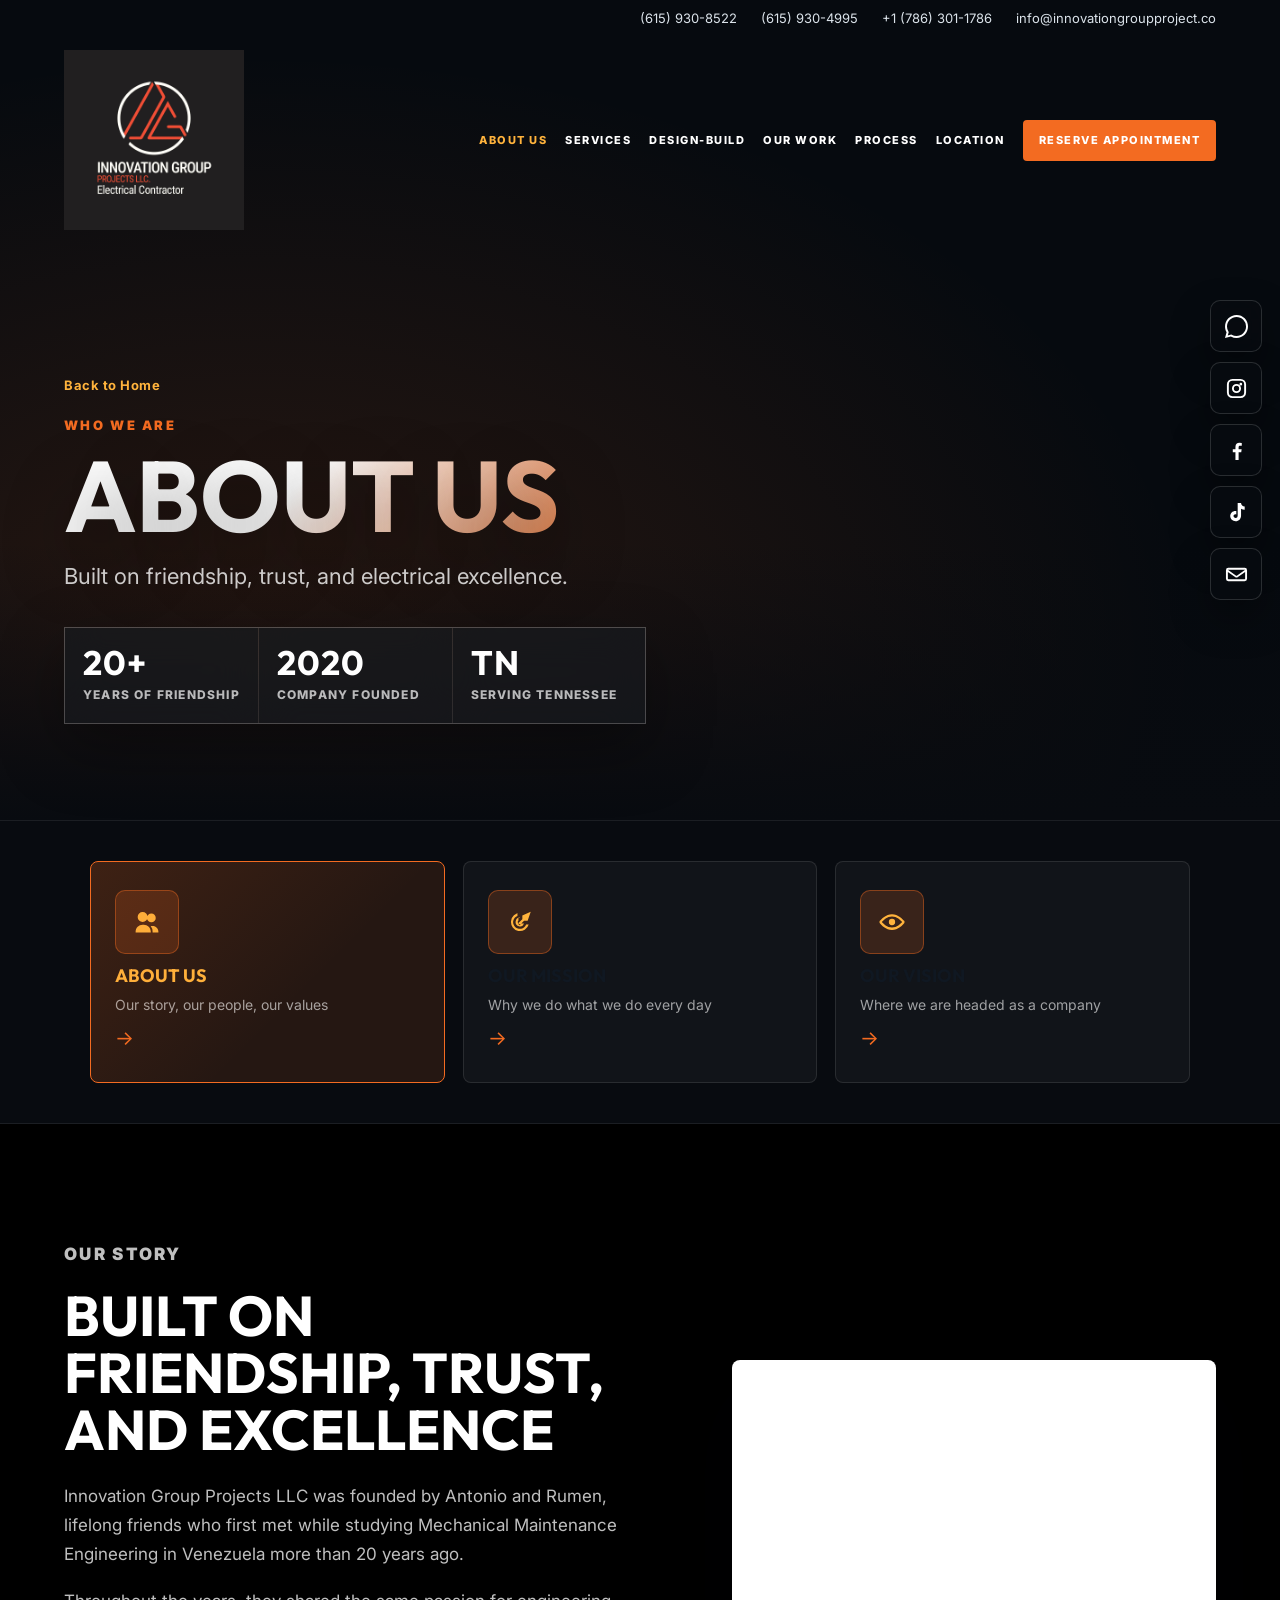
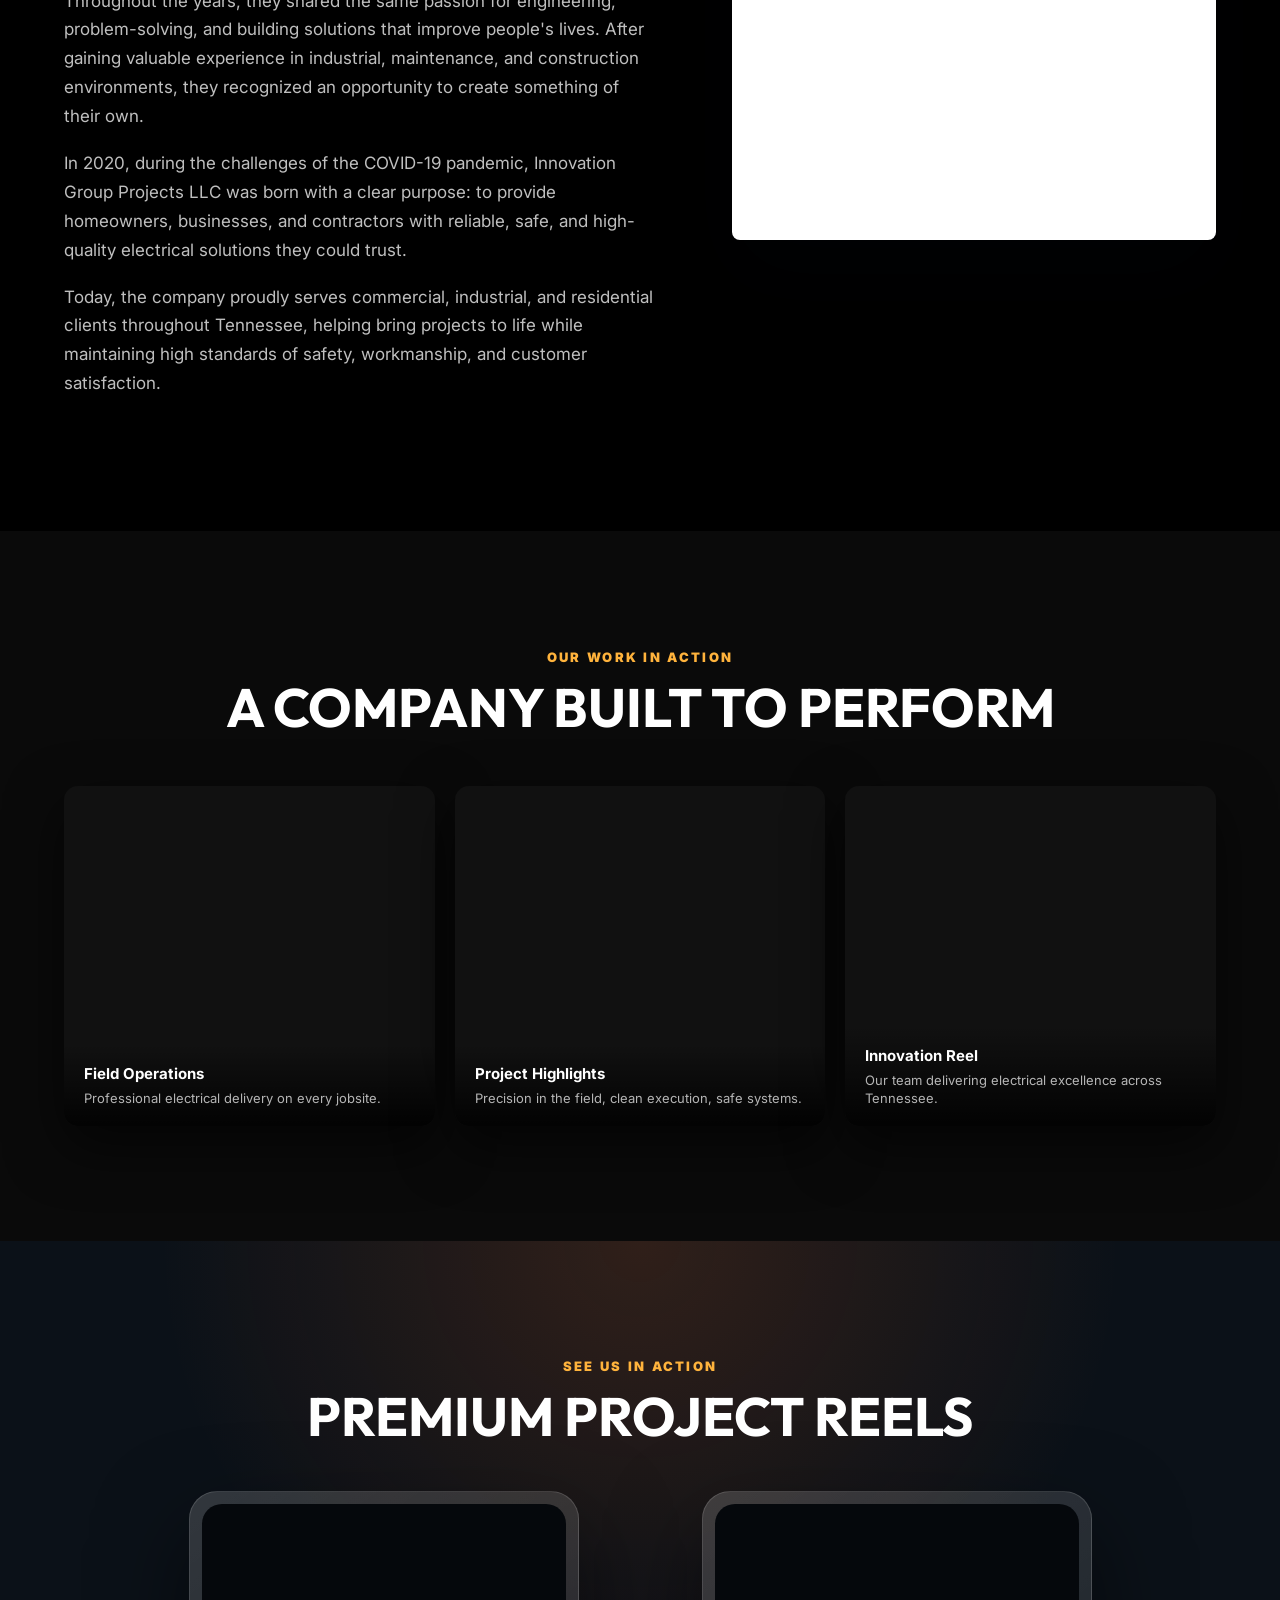
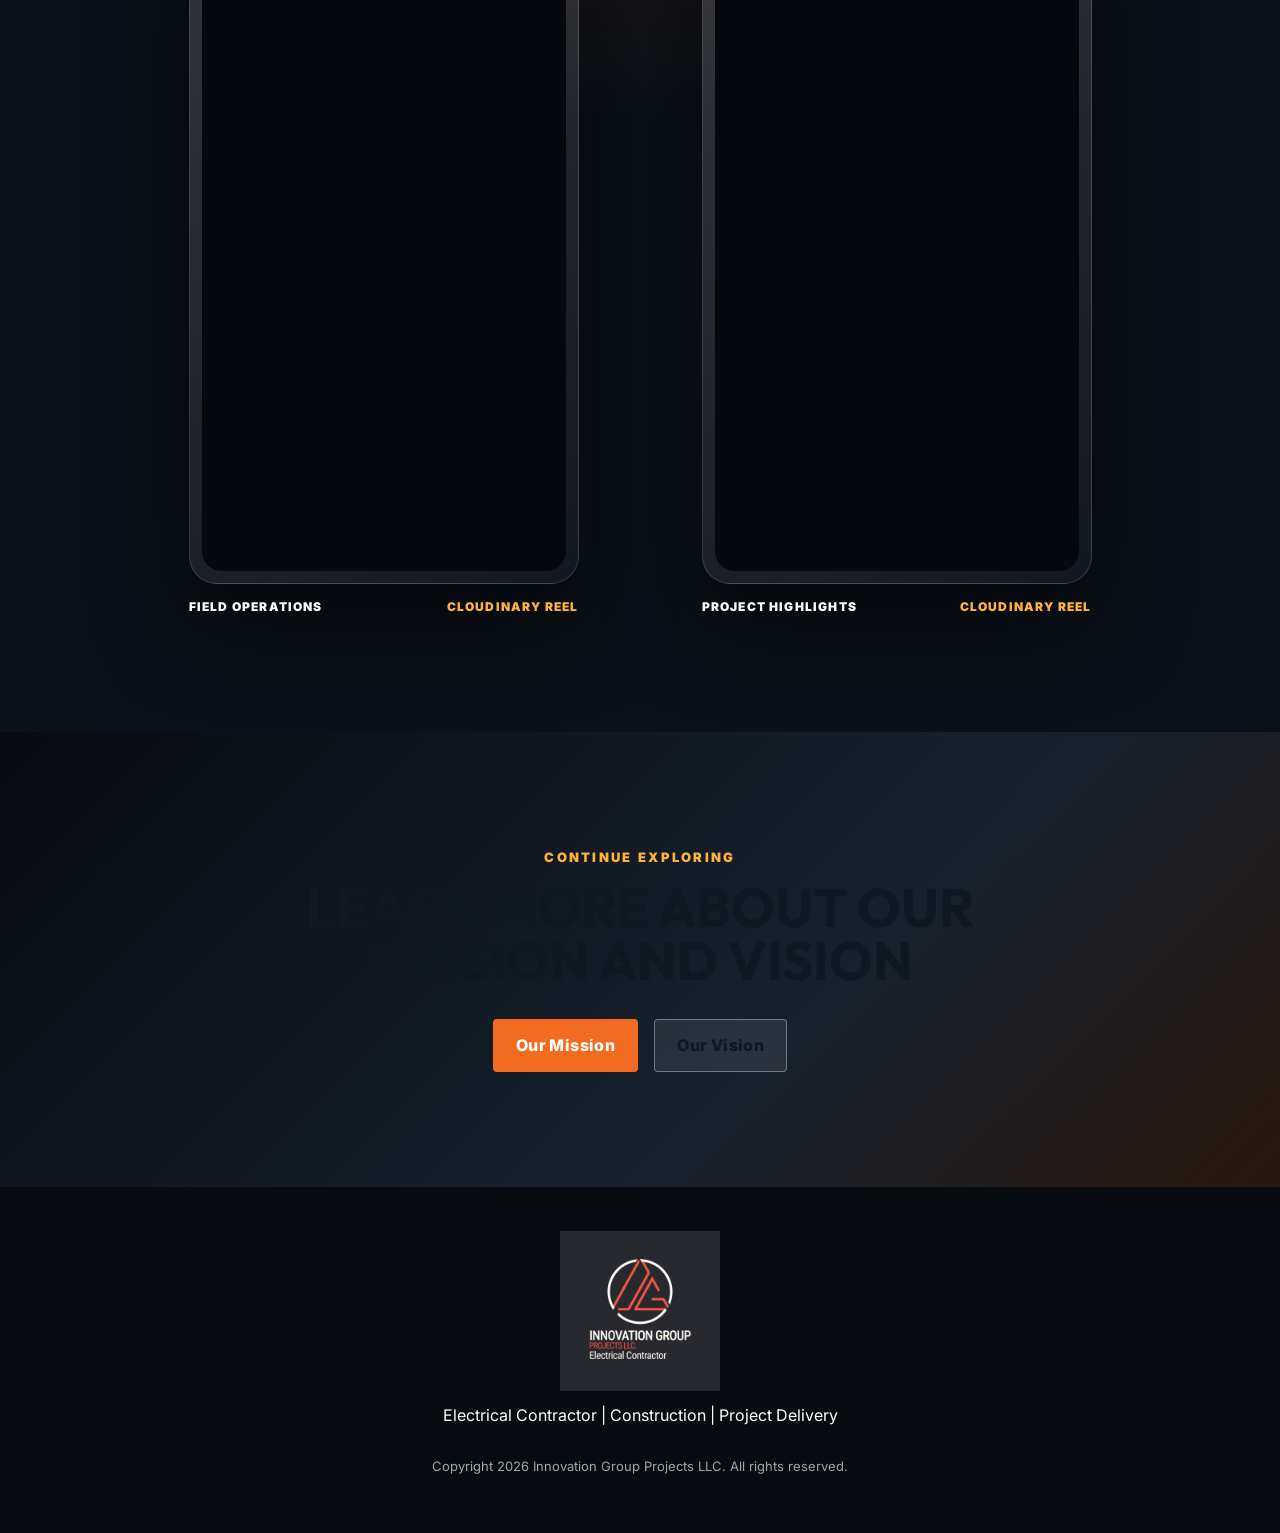
<file: about.html>
<!DOCTYPE html>
<html lang="en">
<head>
  <meta charset="UTF-8">
  <meta name="viewport" content="width=device-width, initial-scale=1">
  <title>About Us | Innovation Group Projects LLC</title>
  <meta name="description" content="Learn about Innovation Group Projects LLC, founded by Antonio and Rumen and built on friendship, trust, and electrical excellence in Tennessee.">
  <link rel="icon" href="innovation-logo.svg" type="image/svg+xml">
  <link rel="stylesheet" href="styles.css">
  <link rel="stylesheet" href="about-styles.css">
  <link rel="stylesheet" href="premium-about.css">
  <link rel="preconnect" href="https://fonts.googleapis.com">
  <link href="https://fonts.googleapis.com/css2?family=Inter:wght@300;400;600;700;900&family=Outfit:wght@400;600;700;900&display=swap" rel="stylesheet">
</head>
<body class="detail-page dark-page">
<header class="site-header" data-header=""><div class="topline"><a href="tel:6159308522">(615) 930-8522</a><a href="tel:6159304995">(615) 930-4995</a><a href="tel:17863011786">+1 (786) 301-1786</a><a href="mailto:info@innovationgroupproject.co">info@innovationgroupproject.co</a></div><nav class="nav" aria-label="Primary navigation"><a class="brand" href="index.html" aria-label="Innovation Group Projects home"><img class="nav-logo" src="innovation-logo-new.jpg" alt="Innovation Group Projects LLC" onerror="this.src='innovation-logo.svg'"></a><button class="menu-toggle" type="button" aria-label="Open navigation" aria-expanded="false" data-menu-toggle=""><span></span><span></span><span></span></button><div class="nav-links" data-nav-links=""><a href="about.html">About Us</a><a href="index.html#services">Services</a><a href="index.html#build">Design-Build</a><a href="index.html#work">Our Work</a><a href="index.html#process">Process</a><a href="index.html#location">Location</a><a href="index.html#contact" class="nav-cta">Reserve Appointment</a></div></nav></header>
<main><section class="detail-hero about-hero has-video"><div class="about-hero-video-wrap"><video src="video2.mp4" autoplay muted loop playsinline aria-hidden="true"></video></div><div class="detail-hero-overlay"></div><div class="detail-hero-content"><a href="index.html" class="back-link">Back to Home</a><p class="eyebrow">Who We Are</p><h1>About Us</h1><p class="detail-hero-sub">Built on friendship, trust, and electrical excellence.</p><div class="premium-hero-stats"><span><strong>20+</strong>Years of friendship</span><span><strong>2020</strong>Company founded</span><span><strong>TN</strong>Serving Tennessee</span></div></div></section><section class="about-cards-section"><div class="about-cards-wrapper">
<a href="about.html" class="about-card active-card"><div class="about-card-icon"><svg class="aic-svg" viewBox="0 0 24 24" aria-hidden="true"><path d="M8.25 12a4.25 4.25 0 1 1 0-8.5 4.25 4.25 0 0 1 0 8.5Zm7.5.25a3.75 3.75 0 1 1 0-7.5 3.75 3.75 0 0 1 0 7.5ZM2.25 21v-.7c0-3.35 2.72-6.05 6.08-6.05h.84c3.36 0 6.08 2.7 6.08 6.05v.7h-13Zm14.55 0v-.7a7.82 7.82 0 0 0-1.63-4.78 5.36 5.36 0 0 1 1.12-.12h.62c2.68 0 4.84 2.16 4.84 4.82V21H16.8Z"/></svg></div><h3>About Us</h3><p>Our story, our people, our values</p><span class="card-arrow">&#8594;</span></a>
<a href="mission.html" class="about-card"><div class="about-card-icon"><svg class="aic-svg" viewBox="0 0 24 24" aria-hidden="true"><path d="M21.2 3.2 18.55 11h-3.1l-3.82 3.82-1.45-1.45L14 9.55v-3.1l7.2-3.25ZM12 4.25a7.75 7.75 0 1 0 7.44 9.93h-2.2A5.75 5.75 0 1 1 9.82 6.76v-2.2A7.72 7.72 0 0 0 12 4.25Zm0 4a3.75 3.75 0 1 0 3.5 5.08h-2.32A1.75 1.75 0 1 1 10.67 10.8V8.5A3.8 3.8 0 0 0 12 8.25Z"/></svg></div><h3>Our Mission</h3><p>Why we do what we do every day</p><span class="card-arrow">&#8594;</span></a>
<a href="vision.html" class="about-card"><div class="about-card-icon"><svg class="aic-svg" viewBox="0 0 24 24" aria-hidden="true"><path d="M12 5.25c5.23 0 9.2 4.28 10.42 5.78.46.57.46 1.38 0 1.94-1.22 1.5-5.19 5.78-10.42 5.78S2.8 14.47 1.58 12.97a1.54 1.54 0 0 1 0-1.94C2.8 9.53 6.77 5.25 12 5.25Zm0 2C7.86 7.25 4.6 10.47 3.3 12c1.3 1.53 4.56 4.75 8.7 4.75s7.4-3.22 8.7-4.75c-1.3-1.53-4.56-4.75-8.7-4.75Zm0 2.05A2.7 2.7 0 1 1 12 14.7a2.7 2.7 0 0 1 0-5.4Z"/></svg></div><h3>Our Vision</h3><p>Where we are headed as a company</p><span class="card-arrow">&#8594;</span></a>
</div></section><section class="detail-content-section"><div class="detail-content-grid"><div class="detail-text reveal-up"><p class="eyebrow">Our Story</p><h2>Built on Friendship, Trust, and Excellence</h2><p>Innovation Group Projects LLC was founded by Antonio and Rumen, lifelong friends who first met while studying Mechanical Maintenance Engineering in Venezuela more than 20 years ago.</p><p>Throughout the years, they shared the same passion for engineering, problem-solving, and building solutions that improve people's lives. After gaining valuable experience in industrial, maintenance, and construction environments, they recognized an opportunity to create something of their own.</p><p>In 2020, during the challenges of the COVID-19 pandemic, Innovation Group Projects LLC was born with a clear purpose: to provide homeowners, businesses, and contractors with reliable, safe, and high-quality electrical solutions they could trust.</p><p>Today, the company proudly serves commercial, industrial, and residential clients throughout Tennessee, helping bring projects to life while maintaining high standards of safety, workmanship, and customer satisfaction.</p></div><div class="detail-side reveal-up"><div class="story-highlight-card card-fullvideo"><video autoplay muted loop playsinline><source src="video1.mp4" type="video/mp4"></video></div></div></div></section><section class="video-gallery-section"><div class="video-gallery-header"><p class="eyebrow">Our Work in Action</p><h2>A Company Built to Perform</h2></div><div class="video-gallery-grid">
  <div class="video-gallery-item">
    <video autoplay muted loop playsinline><source src="video1.mp4" type="video/mp4"></video>
    <div class="video-gallery-caption"><strong>Field Operations</strong><span>Professional electrical delivery on every jobsite.</span></div>
  </div>
  <div class="video-gallery-item">
    <video autoplay muted loop playsinline><source src="video2.mp4" type="video/mp4"></video>
    <div class="video-gallery-caption"><strong>Project Highlights</strong><span>Precision in the field, clean execution, safe systems.</span></div>
  </div>
  <div class="video-gallery-item">
    <video autoplay muted loop playsinline><source src="media/innovation-field-reel.mp4" type="video/mp4"></video>
    <div class="video-gallery-caption"><strong>Innovation Reel</strong><span>Our team delivering electrical excellence across Tennessee.</span></div>
  </div>
</div></section><section class="video-section"><div class="video-section-header"><p class="eyebrow">See Us In Action</p><h2>Premium Project Reels</h2></div><div class="video-stage"><article class="reel-card reveal-up"><div class="reel-frame"><div class="reel-screen"><iframe src="https://player.cloudinary.com/embed/?cloud_name=dgnuckbev&public_id=_Reel_IG_Sept_17_lvvgu9&autoplay=true&muted=true&controls=false&loop=true" allow="autoplay; fullscreen; encrypted-media; picture-in-picture" allowfullscreen title="Innovation Group Projects field operations reel"></iframe></div></div><div class="reel-label">Field Operations <span>Cloudinary Reel</span></div></article><article class="reel-card reveal-up" style="animation-delay:.15s"><div class="reel-frame"><div class="reel-screen"><iframe src="https://player.cloudinary.com/embed/?cloud_name=dgnuckbev&public_id=Reel_IG_Sept_2_jgglur&autoplay=true&muted=true&controls=false&loop=true" allow="autoplay; fullscreen; encrypted-media; picture-in-picture" allowfullscreen title="Innovation Group Projects project highlights reel"></iframe></div></div><div class="reel-label">Project Highlights <span>Cloudinary Reel</span></div></article></div></section><section class="next-section-cta"><div class="next-cta-inner"><p class="eyebrow">Continue Exploring</p><h2>Learn More About Our Mission and Vision</h2><div class="next-cta-btns"><a href="mission.html" class="button button-primary">Our Mission</a><a href="vision.html" class="button button-ghost-dark">Our Vision</a></div></div></section></main>
<div class="social-dock" aria-label="Social links">
  <a class="social-link social-whatsapp" href="https://wa.me/17863157792" target="_blank" rel="noopener" aria-label="WhatsApp"><svg viewBox="0 0 24 24" aria-hidden="true"><path d="M20.52 3.48A11.9 11.9 0 0 0 12.04 0C5.42 0 .04 5.38.04 12c0 2.11.55 4.17 1.6 5.98L0 24l6.17-1.62A11.96 11.96 0 0 0 12.04 24C18.66 24 24 18.62 24 12c0-3.2-1.24-6.21-3.48-8.52ZM12.04 21.96c-1.8 0-3.55-.48-5.09-1.38l-.36-.21-3.66.96.98-3.57-.23-.37A9.9 9.9 0 0 1 2.08 12c0-5.48 4.48-9.96 9.96-9.96 2.66 0 5.16 1.04 7.04 2.92A9.88 9.88 0 0 1 21.96 12c0 5.48-4.44 9.96-9.92 9.96Z"/></svg></a>
  <a class="social-link social-instagram" href="https://www.instagram.com/inngroupprojectsllc?igsh=aWY5ZjM4aHNkbzIw" target="_blank" rel="noopener" aria-label="Instagram"><svg viewBox="0 0 24 24" aria-hidden="true"><path d="M7.75 2h8.5A5.76 5.76 0 0 1 22 7.75v8.5A5.76 5.76 0 0 1 16.25 22h-8.5A5.76 5.76 0 0 1 2 16.25v-8.5A5.76 5.76 0 0 1 7.75 2Zm0 2A3.75 3.75 0 0 0 4 7.75v8.5A3.75 3.75 0 0 0 7.75 20h8.5A3.75 3.75 0 0 0 20 16.25v-8.5A3.75 3.75 0 0 0 16.25 4h-8.5Zm8.75 2.1a1.4 1.4 0 1 1 0 2.8 1.4 1.4 0 0 1 0-2.8ZM12 7.25A4.75 4.75 0 1 1 12 16.75 4.75 4.75 0 0 1 12 7.25Zm0 2A2.75 2.75 0 1 0 12 14.75 2.75 2.75 0 0 0 12 9.25Z"/></svg></a>
  <a class="social-link social-facebook" href="https://www.instagram.com/inngroupprojectsllc?igsh=aWY5ZjM4aHNkbzIw" target="_blank" rel="noopener" aria-label="Facebook"><svg viewBox="0 0 24 24" aria-hidden="true"><path d="M14.2 22v-8.2h2.75l.42-3.2H14.2V8.55c0-.93.26-1.56 1.6-1.56h1.7V4.12A22.8 22.8 0 0 0 15.02 4c-2.45 0-4.12 1.5-4.12 4.24v2.36H8.12v3.2h2.78V22h3.3Z"/></svg></a>
  <a class="social-link social-tiktok" href="https://www.tiktok.com/@innovationgroupprojects" target="_blank" rel="noopener" aria-label="TikTok"><svg viewBox="0 0 24 24" aria-hidden="true"><path d="M16.7 2c.35 2.3 1.64 3.67 3.85 3.82v3.42a7.52 7.52 0 0 1-3.8-1.11v6.95c0 3.52-2.29 6.05-5.65 6.05-3.09 0-5.65-2.35-5.65-5.35 0-3.34 2.93-5.9 6.35-5.28v3.54c-1.6-.5-2.9.37-2.9 1.69 0 1.14.96 2.01 2.13 2.01 1.36 0 2.2-.82 2.2-2.61V2h3.47Z"/></svg></a>
  <a class="social-link social-email" href="mailto:info@innovationgroupproject.co" aria-label="Email"><svg viewBox="0 0 24 24" aria-hidden="true"><path d="M3.5 5h17A2.5 2.5 0 0 1 23 7.5v9A2.5 2.5 0 0 1 20.5 19h-17A2.5 2.5 0 0 1 1 16.5v-9A2.5 2.5 0 0 1 3.5 5Zm0 2c-.18 0-.35.05-.5.14l8.65 6.1c.21.15.49.15.7 0L21 7.14A1 1 0 0 0 20.5 7h-17Zm17 10a.5.5 0 0 0 .5-.5V9.38l-7.5 5.29a2.6 2.6 0 0 1-3 0L3 9.38v7.12c0 .28.22.5.5.5h17Z"/></svg></a>
</div><footer class="footer"><img class="site-logo" src="innovation-logo-new.jpg" alt="Innovation Group Projects LLC" onerror="this.src='innovation-logo.svg'"><p>Electrical Contractor | Construction | Project Delivery</p><p class="fine">Copyright 2026 Innovation Group Projects LLC. All rights reserved.</p></footer><script src="script.js"></script><script src="about-script.js"></script></body></html>
</file>
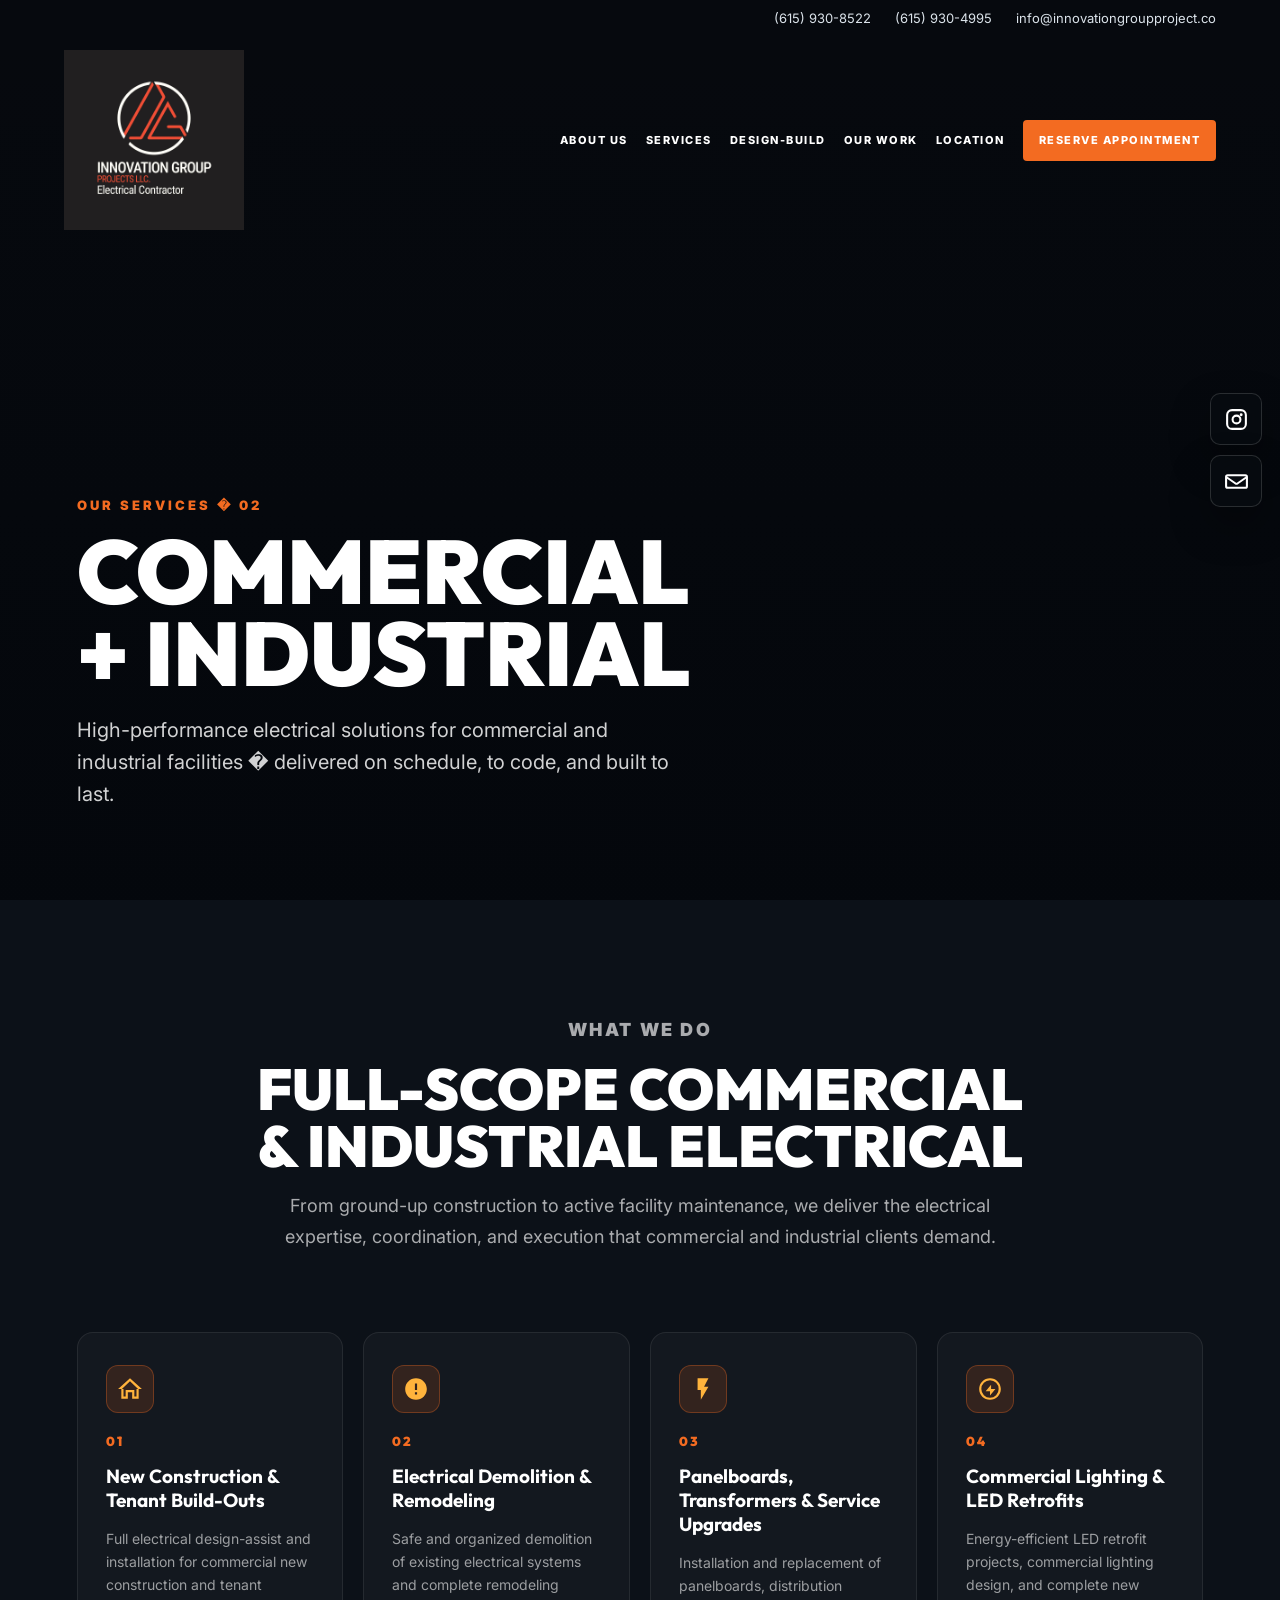
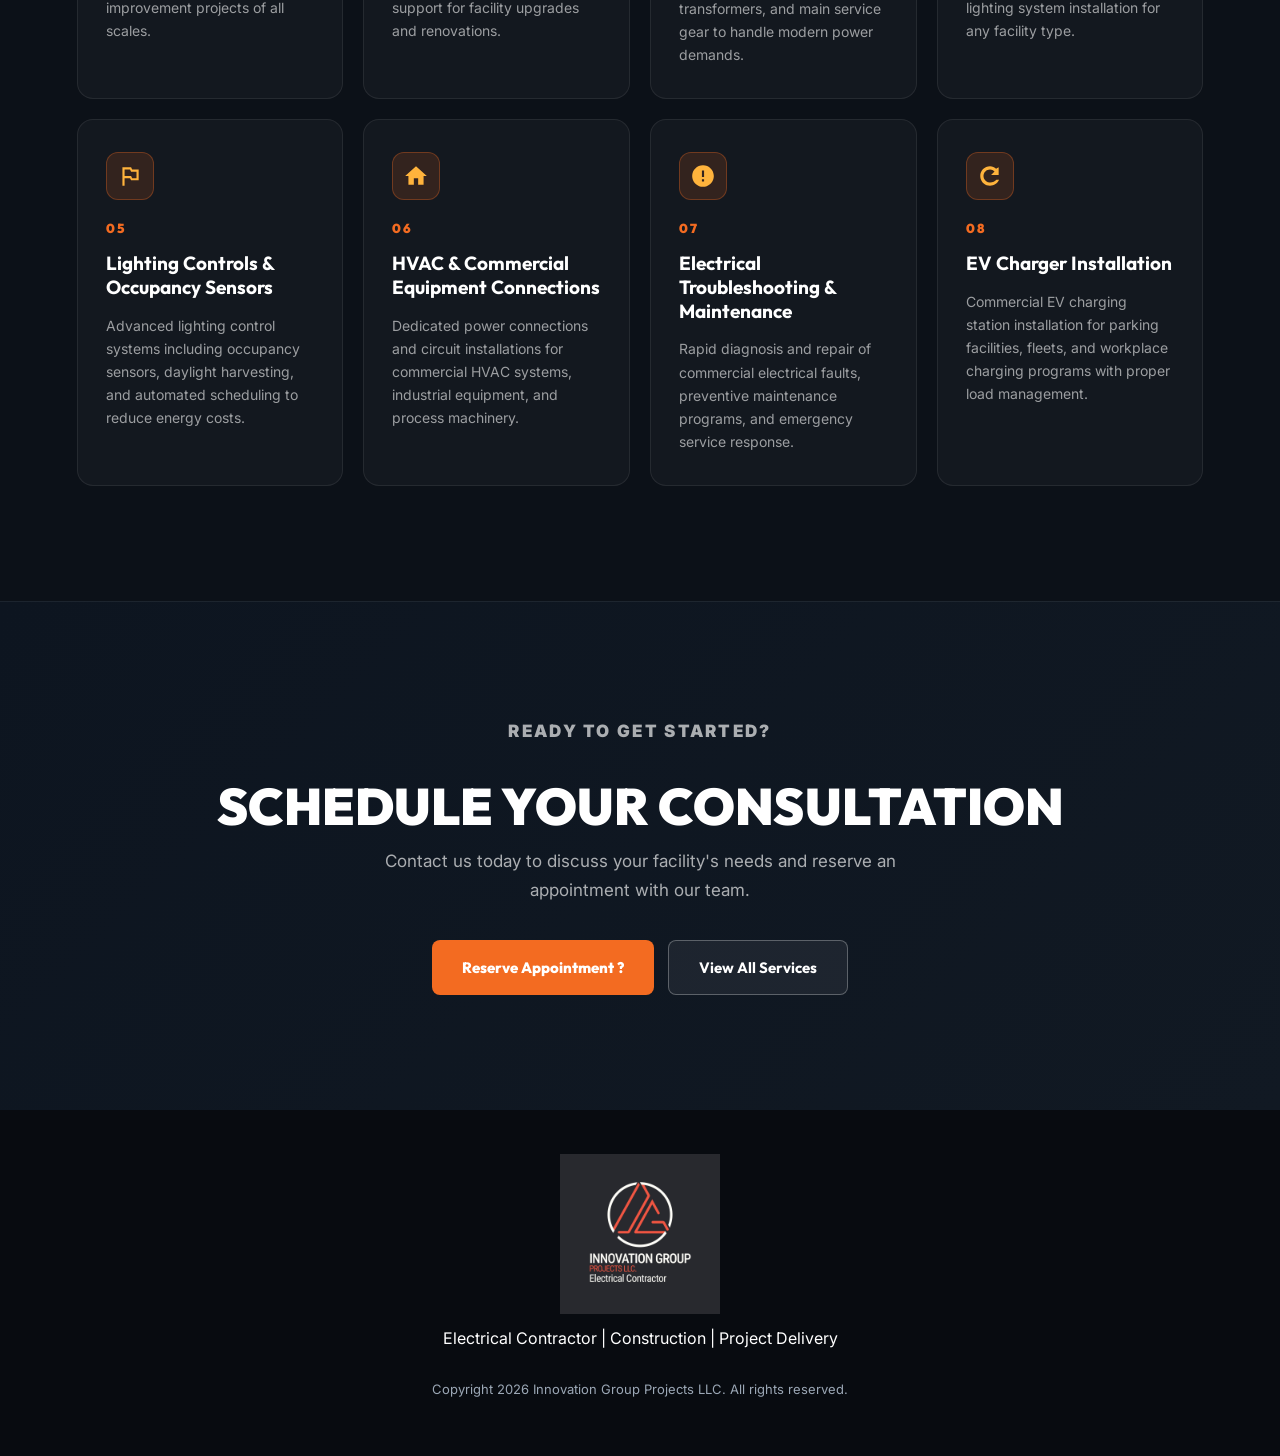
<file: commercial-industrial.html>
<!DOCTYPE html>
<html lang="en">
<head>
  <meta charset="UTF-8">
  <meta name="viewport" content="width=device-width, initial-scale=1">
  <title>Commercial & Industrial Electrical Services | Innovation Group Projects LLC</title>
  <meta name="description" content="Professional commercial and industrial electrical services including new construction, tenant build-outs, panel upgrades, lighting retrofits, and more in Middle Tennessee.">
  <link rel="icon" href="innovation-logo.svg" type="image/svg+xml">
  <link rel="preconnect" href="https://fonts.googleapis.com">
  <link href="https://fonts.googleapis.com/css2?family=Inter:wght@300;400;600;700;900&family=Outfit:wght@400;600;700;900&display=swap" rel="stylesheet">
  <link rel="stylesheet" href="styles.css">
  <link rel="stylesheet" href="about-styles.css">
  <style>
    /* -- SERVICE PAGE PREMIUM STYLES -- */
    body { background: #06090e; color: #fff; }

    /* HERO */
    .svc-hero {
      position: relative;
      width: 100vw;
      margin-left: calc(50% - 50vw);
      height: 100vh;
      min-height: 600px;
      display: flex;
      align-items: flex-end;
      overflow: hidden;
    }
    .svc-hero video {
      position: absolute;
      inset: 0;
      width: 100%;
      height: 100%;
      object-fit: cover;
      filter: brightness(0.52) contrast(1.15) saturate(0.9);
      z-index: 0;
    }
    .svc-hero-overlay {
      position: absolute;
      inset: 0;
      background: linear-gradient(
        to top,
        rgba(4,7,12,0.95) 0%,
        rgba(4,7,12,0.6) 35%,
        rgba(4,7,12,0.18) 70%,
        transparent 100%
      );
      z-index: 1;
    }
    .svc-hero-content {
      position: relative;
      z-index: 2;
      width: 100%;
      padding: 0 clamp(20px,6vw,96px) clamp(48px,7vw,96px);
      max-width: 1400px;
    }
    .svc-hero-content .eyebrow {
      font-size: 13px;
      font-weight: 900;
      letter-spacing: 3px;
      text-transform: uppercase;
      color: var(--orange);
      margin-bottom: 14px;
    }
    .svc-hero-content h1 {
      font-family: 'Outfit', sans-serif;
      font-size: clamp(48px, 7vw, 100px);
      font-weight: 900;
      line-height: 0.92;
      color: #fff;
      text-transform: uppercase;
      margin-bottom: 20px;
    }
    .svc-hero-content p {
      font-size: clamp(16px, 1.8vw, 20px);
      color: rgba(255,255,255,0.82);
      max-width: 600px;
      line-height: 1.6;
      margin-bottom: 0;
    }
    .back-link-wrap {
      position: absolute;
      top: 130px;
      left: clamp(20px,6vw,96px);
      z-index: 3;
    }
    .back-link {
      color: var(--amber);
      font-size: 13px;
      font-weight: 700;
      letter-spacing: 0.5px;
      text-decoration: none;
      display: inline-flex;
      align-items: center;
      gap: 6px;
      transition: gap 180ms ease;
    }
    .back-link:hover { gap: 10px; }

    /* SERVICE ITEMS */
    .svc-items {
      background: #0c1118;
      padding: clamp(72px,9vw,120px) clamp(20px,6vw,96px);
    }
    .svc-intro {
      max-width: 780px;
      margin: 0 auto clamp(52px,7vw,80px);
      text-align: center;
    }
    .svc-intro h2 {
      font-family: 'Outfit', sans-serif;
      font-size: clamp(32px, 4.5vw, 58px);
      font-weight: 900;
      color: #fff;
      line-height: 1;
      margin-bottom: 16px;
    }
    .svc-intro p {
      font-size: 18px;
      color: rgba(255,255,255,0.65);
      line-height: 1.7;
    }
    .svc-grid {
      display: grid;
      grid-template-columns: repeat(4, 1fr);
      gap: 20px;
      max-width: 1400px;
      margin: 0 auto;
    }
    @media (max-width: 1100px) { .svc-grid { grid-template-columns: repeat(2, 1fr); } }
    @media (max-width: 600px)  { .svc-grid { grid-template-columns: 1fr; } }

    .svc-card {
      background: rgba(255,255,255,0.03);
      border: 1px solid rgba(255,255,255,0.08);
      border-radius: 16px;
      padding: 32px 28px;
      display: flex;
      flex-direction: column;
      gap: 14px;
      transition: transform 280ms ease, border-color 280ms ease, background 280ms ease, box-shadow 280ms ease;
      position: relative;
      overflow: hidden;
    }
    .svc-card::before {
      content: '';
      position: absolute;
      top: 0; left: 0; right: 0;
      height: 3px;
      background: linear-gradient(90deg, var(--orange), var(--amber));
      opacity: 0;
      transition: opacity 280ms ease;
    }
    .svc-card:hover {
      transform: translateY(-8px);
      border-color: rgba(243,107,33,0.45);
      background: rgba(255,255,255,0.06);
      box-shadow: 0 28px 64px rgba(0,0,0,0.45);
    }
    .svc-card:hover::before { opacity: 1; }

    .svc-card-num {
      font-family: 'Outfit', sans-serif;
      font-size: 13px;
      font-weight: 900;
      letter-spacing: 2px;
      color: var(--orange);
    }
    .svc-card h3 {
      font-family: 'Outfit', sans-serif;
      font-size: 19px;
      font-weight: 700;
      color: #fff;
      margin: 0;
      text-transform: none;
      line-height: 1.25;
    }
    .svc-card p {
      font-size: 14px;
      color: rgba(255,255,255,0.58);
      line-height: 1.65;
      margin: 0;
      flex: 1;
    }
    .svc-card-icon {
      width: 48px;
      height: 48px;
      border-radius: 12px;
      background: rgba(243,107,33,0.14);
      border: 1px solid rgba(243,107,33,0.32);
      display: flex;
      align-items: center;
      justify-content: center;
      margin-bottom: 4px;
    }
    .svc-card-icon svg {
      width: 26px;
      height: 26px;
      fill: var(--amber);
    }

    /* CTA */
    .svc-cta {
      background: linear-gradient(135deg, #0d1520 0%, #111923 100%);
      border-top: 1px solid rgba(255,255,255,0.06);
      padding: clamp(72px,9vw,120px) clamp(20px,6vw,96px);
      text-align: center;
    }
    .svc-cta h2 {
      font-family: 'Outfit', sans-serif;
      font-size: clamp(30px, 4vw, 52px);
      font-weight: 900;
      color: #fff;
      margin-bottom: 16px;
    }
    .svc-cta p {
      color: rgba(255,255,255,0.65);
      font-size: 17px;
      max-width: 560px;
      margin: 0 auto 36px;
      line-height: 1.65;
    }
    .svc-cta-btns {
      display: flex;
      gap: 14px;
      justify-content: center;
      flex-wrap: wrap;
    }
    .btn-primary {
      display: inline-flex;
      align-items: center;
      gap: 8px;
      padding: 15px 30px;
      background: var(--orange);
      color: #fff;
      font-family: 'Outfit', sans-serif;
      font-weight: 800;
      font-size: 15px;
      border-radius: 8px;
      text-decoration: none;
      transition: background 200ms, transform 150ms;
    }
    .btn-primary:hover { background: #d45a14; transform: translateY(-2px); }
    .btn-ghost {
      display: inline-flex;
      align-items: center;
      padding: 15px 30px;
      border: 1px solid rgba(255,255,255,0.28);
      background: rgba(255,255,255,0.06);
      color: #fff;
      font-family: 'Outfit', sans-serif;
      font-weight: 700;
      font-size: 15px;
      border-radius: 8px;
      text-decoration: none;
      transition: border-color 200ms, background 200ms;
    }
    .btn-ghost:hover { border-color: rgba(255,255,255,0.55); background: rgba(255,255,255,0.1); }
  </style>
</head>
<body class="detail-page">

<header class="site-header" data-header="">
  <div class="topline">
    <a href="tel:6159308522">(615) 930-8522</a>
    <a href="tel:6159304995">(615) 930-4995</a>
    <a href="mailto:info@innovationgroupproject.co">info@innovationgroupproject.co</a>
  </div>
  <nav class="nav" aria-label="Primary navigation">
    <a class="brand" href="index.html" aria-label="Innovation Group Projects home">
      <img class="nav-logo" src="innovation-logo-new.jpg" alt="Innovation Group Projects LLC" onerror="this.src='innovation-logo.svg'">
    </a>
    <button class="menu-toggle" type="button" aria-label="Open navigation" aria-expanded="false" data-menu-toggle="">
      <span></span><span></span><span></span>
    </button>
    <div class="nav-links" data-nav-links="">
      <a href="about.html">About Us</a>
      <a href="index.html#services">Services</a>
      <a href="index.html#build">Design-Build</a>
      <a href="index.html#work">Our Work</a>
      <a href="index.html#location">Location</a>
      <a href="index.html#contact" class="nav-cta">Reserve Appointment</a>
    </div>
  </nav>
</header>

<main>
  <!-- FULL-WIDTH HERO -->
  <section class="svc-hero">
    <video src="video2.mp4" autoplay muted loop playsinline aria-hidden="true"></video>
    <div class="svc-hero-overlay"></div>
    <div class="back-link-wrap">
      <a href="index.html" class="back-link">? Back to Home</a>
    </div>
    <div class="svc-hero-content">
      <p class="eyebrow">Our Services � 02</p>
      <h1>Commercial<br>+ Industrial</h1>
      <p>High-performance electrical solutions for commercial and industrial facilities � delivered on schedule, to code, and built to last.</p>
    </div>
  </section>

  <!-- SERVICES GRID -->
  <section class="svc-items">
    <div class="svc-intro">
      <p class="eyebrow">What We Do</p>
      <h2>Full-Scope Commercial & Industrial Electrical</h2>
      <p>From ground-up construction to active facility maintenance, we deliver the electrical expertise, coordination, and execution that commercial and industrial clients demand.</p>
    </div>
    <div class="svc-grid">

      <div class="svc-card">
        <div class="svc-card-icon">
          <svg viewBox="0 0 24 24"><path d="M12 2L1 12h3v9h6v-6h4v6h6v-9h3L12 2zm0 2.84L19.5 12h-1.5v7h-2v-6H8v6H6v-7H4.5L12 4.84z"/></svg>
        </div>
        <span class="svc-card-num">01</span>
        <h3>New Construction & Tenant Build-Outs</h3>
        <p>Full electrical design-assist and installation for commercial new construction and tenant improvement projects of all scales.</p>
      </div>

      <div class="svc-card">
        <div class="svc-card-icon">
          <svg viewBox="0 0 24 24"><path d="M12 2C6.48 2 2 6.48 2 12s4.48 10 10 10 10-4.48 10-10S17.52 2 12 2zm1 15h-2v-2h2v2zm0-4h-2V7h2v6z"/></svg>
        </div>
        <span class="svc-card-num">02</span>
        <h3>Electrical Demolition & Remodeling</h3>
        <p>Safe and organized demolition of existing electrical systems and complete remodeling support for facility upgrades and renovations.</p>
      </div>

      <div class="svc-card">
        <div class="svc-card-icon">
          <svg viewBox="0 0 24 24"><path d="M7 2v11h3v9l7-12h-4l4-8z"/></svg>
        </div>
        <span class="svc-card-num">03</span>
        <h3>Panelboards, Transformers & Service Upgrades</h3>
        <p>Installation and replacement of panelboards, distribution transformers, and main service gear to handle modern power demands.</p>
      </div>

      <div class="svc-card">
        <div class="svc-card-icon">
          <svg viewBox="0 0 24 24"><path d="M12 22C6.477 22 2 17.523 2 12S6.477 2 12 2s10 4.477 10 10-4.477 10-10 10zm0-2a8 8 0 1 0 0-16 8 8 0 0 0 0 16zm1-8h4l-5 6v-4H8l5-6v4z"/></svg>
        </div>
        <span class="svc-card-num">04</span>
        <h3>Commercial Lighting & LED Retrofits</h3>
        <p>Energy-efficient LED retrofit projects, commercial lighting design, and complete new lighting system installation for any facility type.</p>
      </div>

      <div class="svc-card">
        <div class="svc-card-icon">
          <svg viewBox="0 0 24 24"><path d="M14 6l-1-2H5v17h2v-7h5l1 2h7V6h-6zm4 8h-4l-1-2H7V6h5l1 2h5v6z"/></svg>
        </div>
        <span class="svc-card-num">05</span>
        <h3>Lighting Controls & Occupancy Sensors</h3>
        <p>Advanced lighting control systems including occupancy sensors, daylight harvesting, and automated scheduling to reduce energy costs.</p>
      </div>

      <div class="svc-card">
        <div class="svc-card-icon">
          <svg viewBox="0 0 24 24"><path d="M10 20v-6h4v6h5v-8h3L12 3 2 12h3v8z"/></svg>
        </div>
        <span class="svc-card-num">06</span>
        <h3>HVAC & Commercial Equipment Connections</h3>
        <p>Dedicated power connections and circuit installations for commercial HVAC systems, industrial equipment, and process machinery.</p>
      </div>

      <div class="svc-card">
        <div class="svc-card-icon">
          <svg viewBox="0 0 24 24"><path d="M12 2C6.48 2 2 6.48 2 12s4.48 10 10 10 10-4.48 10-10S17.52 2 12 2zm1 15h-2v-2h2v2zm0-4h-2V7h2v6z"/></svg>
        </div>
        <span class="svc-card-num">07</span>
        <h3>Electrical Troubleshooting & Maintenance</h3>
        <p>Rapid diagnosis and repair of commercial electrical faults, preventive maintenance programs, and emergency service response.</p>
      </div>

      <div class="svc-card">
        <div class="svc-card-icon">
          <svg viewBox="0 0 24 24"><path d="M17.6 5.4C16.2 4.1 14.2 3 12 3 7 3 3 7 3 12s4 9 9 9c3.7 0 6.9-2.2 8.4-5.5h-2.5C16.7 17 14.5 18 12 18c-3.3 0-6-2.7-6-6s2.7-6 6-6c1.7 0 3.1.7 4.2 1.8L13 11h7V4l-2.4 1.4z"/></svg>
        </div>
        <span class="svc-card-num">08</span>
        <h3>EV Charger Installation</h3>
        <p>Commercial EV charging station installation for parking facilities, fleets, and workplace charging programs with proper load management.</p>
      </div>

    </div>
  </section>

  <!-- CTA -->
  <section class="svc-cta">
    <p class="eyebrow">Ready to Get Started?</p>
    <h2>Schedule Your Consultation</h2>
    <p>Contact us today to discuss your facility's needs and reserve an appointment with our team.</p>
    <div class="svc-cta-btns">
      <a href="index.html#contact" class="btn-primary">Reserve Appointment ?</a>
      <a href="index.html#services" class="btn-ghost">View All Services</a>
    </div>
  </section>
</main>

<div class="social-dock" aria-label="Social links">
  <a class="social-link social-instagram" href="https://www.instagram.com/inngroupprojectsllc?igsh=aWY5ZjM4aHNkbzIw" target="_blank" rel="noopener" aria-label="Instagram"><svg viewBox="0 0 24 24" aria-hidden="true"><path d="M7.75 2h8.5A5.76 5.76 0 0 1 22 7.75v8.5A5.76 5.76 0 0 1 16.25 22h-8.5A5.76 5.76 0 0 1 2 16.25v-8.5A5.76 5.76 0 0 1 7.75 2Zm0 2A3.75 3.75 0 0 0 4 7.75v8.5A3.75 3.75 0 0 0 7.75 20h8.5A3.75 3.75 0 0 0 20 16.25v-8.5A3.75 3.75 0 0 0 16.25 4h-8.5Zm8.75 2.1a1.4 1.4 0 1 1 0 2.8 1.4 1.4 0 0 1 0-2.8ZM12 7.25A4.75 4.75 0 1 1 12 16.75 4.75 4.75 0 0 1 12 7.25Zm0 2A2.75 2.75 0 1 0 12 14.75 2.75 2.75 0 0 0 12 9.25Z"/></svg></a>
  <a class="social-link social-email" href="mailto:info@innovationgroupproject.co" aria-label="Email"><svg viewBox="0 0 24 24" aria-hidden="true"><path d="M3.5 5h17A2.5 2.5 0 0 1 23 7.5v9A2.5 2.5 0 0 1 20.5 19h-17A2.5 2.5 0 0 1 1 16.5v-9A2.5 2.5 0 0 1 3.5 5Zm0 2c-.18 0-.35.05-.5.14l8.65 6.1c.21.15.49.15.7 0L21 7.14A1 1 0 0 0 20.5 7h-17Zm17 10a.5.5 0 0 0 .5-.5V9.38l-7.5 5.29a2.6 2.6 0 0 1-3 0L3 9.38v7.12c0 .28.22.5.5.5h17Z"/></svg></a>
</div>

<footer class="footer">
  <img class="site-logo" src="innovation-logo-new.jpg" alt="Innovation Group Projects LLC" onerror="this.src='innovation-logo.svg'">
  <p>Electrical Contractor | Construction | Project Delivery</p>
  <p class="fine">Copyright 2026 Innovation Group Projects LLC. All rights reserved.</p>
</footer>

<script src="script.js"></script>
</body>
</html>
</file>
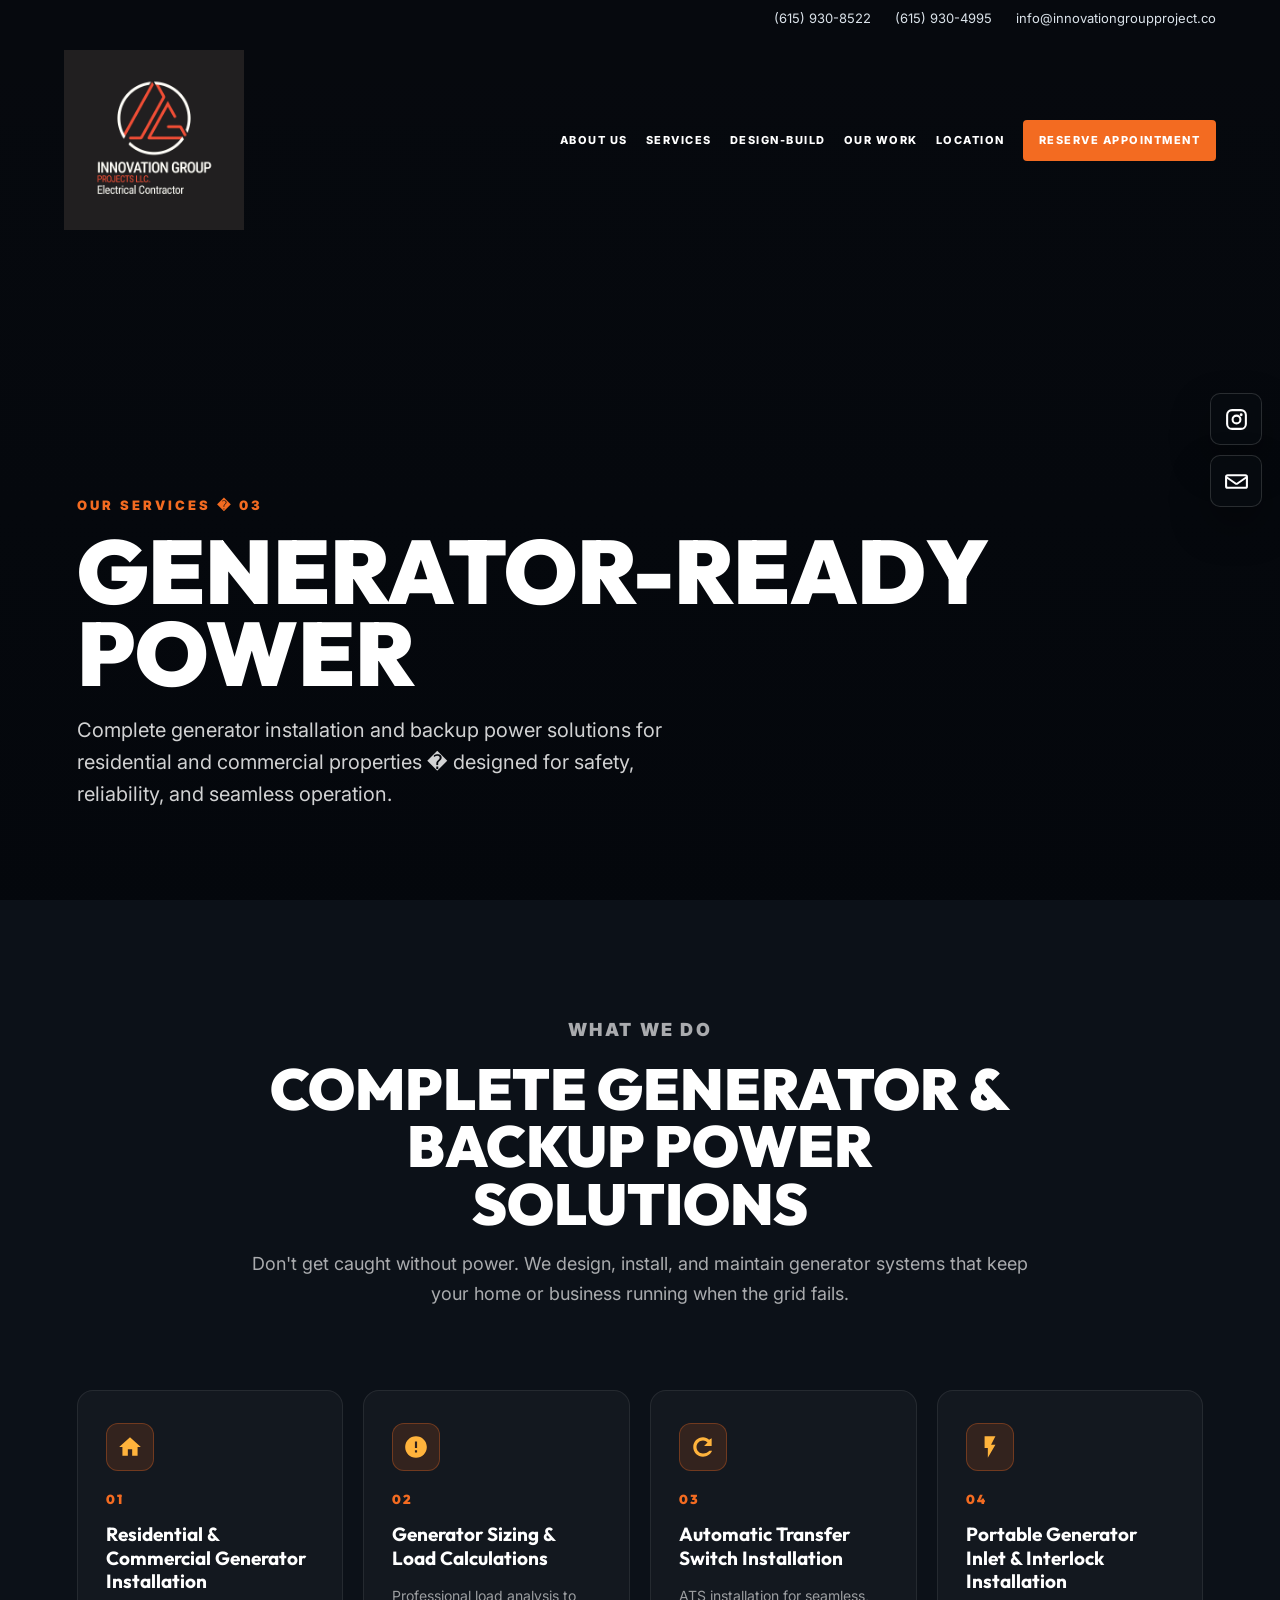
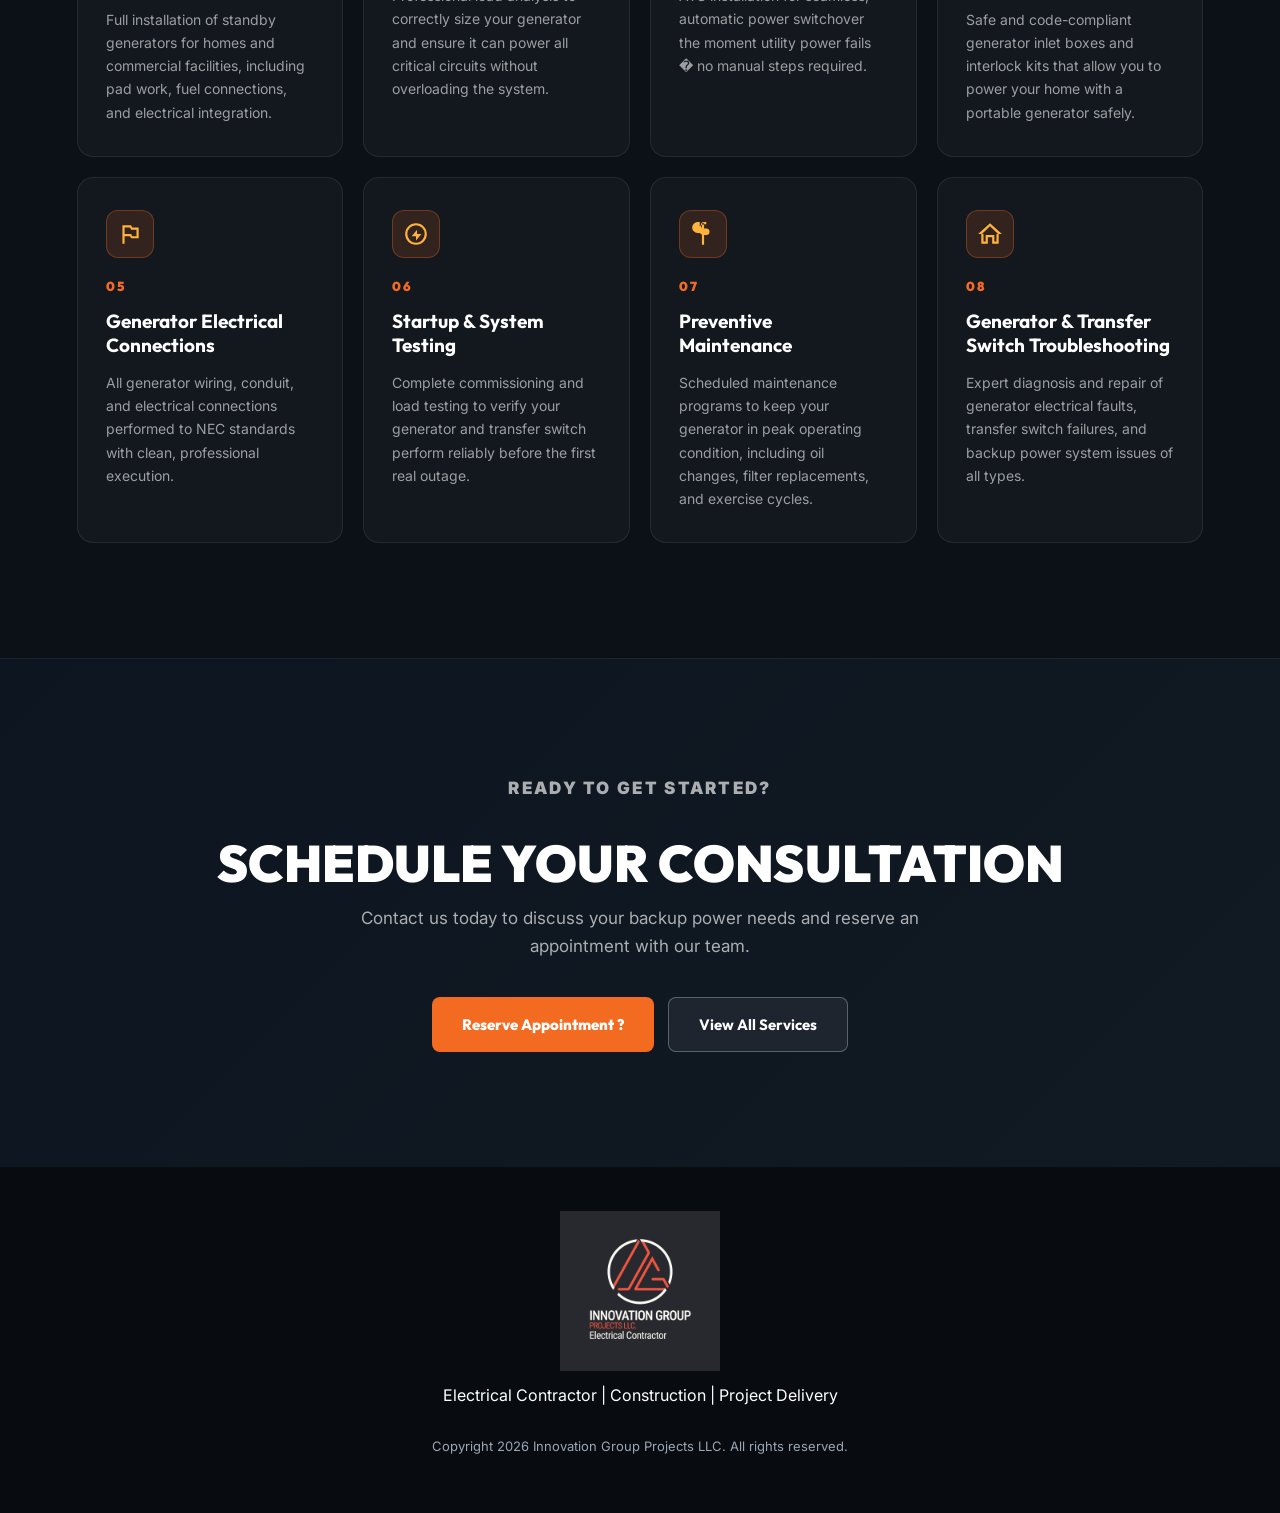
<file: generator-power.html>
<!DOCTYPE html>
<html lang="en">
<head>
  <meta charset="UTF-8">
  <meta name="viewport" content="width=device-width, initial-scale=1">
  <title>Generator Ready Power Services | Innovation Group Projects LLC</title>
  <meta name="description" content="Professional generator installation, transfer switch installation, load calculations, and backup power solutions for residential and commercial properties in Middle Tennessee.">
  <link rel="icon" href="innovation-logo.svg" type="image/svg+xml">
  <link rel="preconnect" href="https://fonts.googleapis.com">
  <link href="https://fonts.googleapis.com/css2?family=Inter:wght@300;400;600;700;900&family=Outfit:wght@400;600;700;900&display=swap" rel="stylesheet">
  <link rel="stylesheet" href="styles.css">
  <link rel="stylesheet" href="about-styles.css">
  <style>
    /* -- SERVICE PAGE PREMIUM STYLES -- */
    body { background: #06090e; color: #fff; }

    /* HERO */
    .svc-hero {
      position: relative;
      width: 100vw;
      margin-left: calc(50% - 50vw);
      height: 100vh;
      min-height: 600px;
      display: flex;
      align-items: flex-end;
      overflow: hidden;
    }
    .svc-hero video {
      position: absolute;
      inset: 0;
      width: 100%;
      height: 100%;
      object-fit: cover;
      filter: brightness(0.52) contrast(1.15) saturate(0.9);
      z-index: 0;
    }
    .svc-hero-overlay {
      position: absolute;
      inset: 0;
      background: linear-gradient(
        to top,
        rgba(4,7,12,0.95) 0%,
        rgba(4,7,12,0.6) 35%,
        rgba(4,7,12,0.18) 70%,
        transparent 100%
      );
      z-index: 1;
    }
    .svc-hero-content {
      position: relative;
      z-index: 2;
      width: 100%;
      padding: 0 clamp(20px,6vw,96px) clamp(48px,7vw,96px);
      max-width: 1400px;
    }
    .svc-hero-content .eyebrow {
      font-size: 13px;
      font-weight: 900;
      letter-spacing: 3px;
      text-transform: uppercase;
      color: var(--orange);
      margin-bottom: 14px;
    }
    .svc-hero-content h1 {
      font-family: 'Outfit', sans-serif;
      font-size: clamp(48px, 7vw, 100px);
      font-weight: 900;
      line-height: 0.92;
      color: #fff;
      text-transform: uppercase;
      margin-bottom: 20px;
    }
    .svc-hero-content p {
      font-size: clamp(16px, 1.8vw, 20px);
      color: rgba(255,255,255,0.82);
      max-width: 600px;
      line-height: 1.6;
      margin-bottom: 0;
    }
    .back-link-wrap {
      position: absolute;
      top: 130px;
      left: clamp(20px,6vw,96px);
      z-index: 3;
    }
    .back-link {
      color: var(--amber);
      font-size: 13px;
      font-weight: 700;
      letter-spacing: 0.5px;
      text-decoration: none;
      display: inline-flex;
      align-items: center;
      gap: 6px;
      transition: gap 180ms ease;
    }
    .back-link:hover { gap: 10px; }

    /* SERVICE ITEMS */
    .svc-items {
      background: #0c1118;
      padding: clamp(72px,9vw,120px) clamp(20px,6vw,96px);
    }
    .svc-intro {
      max-width: 780px;
      margin: 0 auto clamp(52px,7vw,80px);
      text-align: center;
    }
    .svc-intro h2 {
      font-family: 'Outfit', sans-serif;
      font-size: clamp(32px, 4.5vw, 58px);
      font-weight: 900;
      color: #fff;
      line-height: 1;
      margin-bottom: 16px;
    }
    .svc-intro p {
      font-size: 18px;
      color: rgba(255,255,255,0.65);
      line-height: 1.7;
    }
    .svc-grid {
      display: grid;
      grid-template-columns: repeat(4, 1fr);
      gap: 20px;
      max-width: 1400px;
      margin: 0 auto;
    }
    @media (max-width: 1100px) { .svc-grid { grid-template-columns: repeat(2, 1fr); } }
    @media (max-width: 600px)  { .svc-grid { grid-template-columns: 1fr; } }

    .svc-card {
      background: rgba(255,255,255,0.03);
      border: 1px solid rgba(255,255,255,0.08);
      border-radius: 16px;
      padding: 32px 28px;
      display: flex;
      flex-direction: column;
      gap: 14px;
      transition: transform 280ms ease, border-color 280ms ease, background 280ms ease, box-shadow 280ms ease;
      position: relative;
      overflow: hidden;
    }
    .svc-card::before {
      content: '';
      position: absolute;
      top: 0; left: 0; right: 0;
      height: 3px;
      background: linear-gradient(90deg, var(--orange), var(--amber));
      opacity: 0;
      transition: opacity 280ms ease;
    }
    .svc-card:hover {
      transform: translateY(-8px);
      border-color: rgba(243,107,33,0.45);
      background: rgba(255,255,255,0.06);
      box-shadow: 0 28px 64px rgba(0,0,0,0.45);
    }
    .svc-card:hover::before { opacity: 1; }

    .svc-card-num {
      font-family: 'Outfit', sans-serif;
      font-size: 13px;
      font-weight: 900;
      letter-spacing: 2px;
      color: var(--orange);
    }
    .svc-card h3 {
      font-family: 'Outfit', sans-serif;
      font-size: 19px;
      font-weight: 700;
      color: #fff;
      margin: 0;
      text-transform: none;
      line-height: 1.25;
    }
    .svc-card p {
      font-size: 14px;
      color: rgba(255,255,255,0.58);
      line-height: 1.65;
      margin: 0;
      flex: 1;
    }
    .svc-card-icon {
      width: 48px;
      height: 48px;
      border-radius: 12px;
      background: rgba(243,107,33,0.14);
      border: 1px solid rgba(243,107,33,0.32);
      display: flex;
      align-items: center;
      justify-content: center;
      margin-bottom: 4px;
    }
    .svc-card-icon svg {
      width: 26px;
      height: 26px;
      fill: var(--amber);
    }

    /* CTA */
    .svc-cta {
      background: linear-gradient(135deg, #0d1520 0%, #111923 100%);
      border-top: 1px solid rgba(255,255,255,0.06);
      padding: clamp(72px,9vw,120px) clamp(20px,6vw,96px);
      text-align: center;
    }
    .svc-cta h2 {
      font-family: 'Outfit', sans-serif;
      font-size: clamp(30px, 4vw, 52px);
      font-weight: 900;
      color: #fff;
      margin-bottom: 16px;
    }
    .svc-cta p {
      color: rgba(255,255,255,0.65);
      font-size: 17px;
      max-width: 560px;
      margin: 0 auto 36px;
      line-height: 1.65;
    }
    .svc-cta-btns {
      display: flex;
      gap: 14px;
      justify-content: center;
      flex-wrap: wrap;
    }
    .btn-primary {
      display: inline-flex;
      align-items: center;
      gap: 8px;
      padding: 15px 30px;
      background: var(--orange);
      color: #fff;
      font-family: 'Outfit', sans-serif;
      font-weight: 800;
      font-size: 15px;
      border-radius: 8px;
      text-decoration: none;
      transition: background 200ms, transform 150ms;
    }
    .btn-primary:hover { background: #d45a14; transform: translateY(-2px); }
    .btn-ghost {
      display: inline-flex;
      align-items: center;
      padding: 15px 30px;
      border: 1px solid rgba(255,255,255,0.28);
      background: rgba(255,255,255,0.06);
      color: #fff;
      font-family: 'Outfit', sans-serif;
      font-weight: 700;
      font-size: 15px;
      border-radius: 8px;
      text-decoration: none;
      transition: border-color 200ms, background 200ms;
    }
    .btn-ghost:hover { border-color: rgba(255,255,255,0.55); background: rgba(255,255,255,0.1); }
  </style>
</head>
<body class="detail-page">

<header class="site-header" data-header="">
  <div class="topline">
    <a href="tel:6159308522">(615) 930-8522</a>
    <a href="tel:6159304995">(615) 930-4995</a>
    <a href="mailto:info@innovationgroupproject.co">info@innovationgroupproject.co</a>
  </div>
  <nav class="nav" aria-label="Primary navigation">
    <a class="brand" href="index.html" aria-label="Innovation Group Projects home">
      <img class="nav-logo" src="innovation-logo-new.jpg" alt="Innovation Group Projects LLC" onerror="this.src='innovation-logo.svg'">
    </a>
    <button class="menu-toggle" type="button" aria-label="Open navigation" aria-expanded="false" data-menu-toggle="">
      <span></span><span></span><span></span>
    </button>
    <div class="nav-links" data-nav-links="">
      <a href="about.html">About Us</a>
      <a href="index.html#services">Services</a>
      <a href="index.html#build">Design-Build</a>
      <a href="index.html#work">Our Work</a>
      <a href="index.html#location">Location</a>
      <a href="index.html#contact" class="nav-cta">Reserve Appointment</a>
    </div>
  </nav>
</header>

<main>
  <!-- FULL-WIDTH HERO -->
  <section class="svc-hero">
    <video src="media/innovation-field-reel.mp4" autoplay muted loop playsinline aria-hidden="true"></video>
    <div class="svc-hero-overlay"></div>
    <div class="back-link-wrap">
      <a href="index.html" class="back-link">? Back to Home</a>
    </div>
    <div class="svc-hero-content">
      <p class="eyebrow">Our Services � 03</p>
      <h1>Generator-Ready<br>Power</h1>
      <p>Complete generator installation and backup power solutions for residential and commercial properties � designed for safety, reliability, and seamless operation.</p>
    </div>
  </section>

  <!-- SERVICES GRID -->
  <section class="svc-items">
    <div class="svc-intro">
      <p class="eyebrow">What We Do</p>
      <h2>Complete Generator & Backup Power Solutions</h2>
      <p>Don't get caught without power. We design, install, and maintain generator systems that keep your home or business running when the grid fails.</p>
    </div>
    <div class="svc-grid">

      <div class="svc-card">
        <div class="svc-card-icon">
          <svg viewBox="0 0 24 24"><path d="M10 20v-6h4v6h5v-8h3L12 3 2 12h3v8z"/></svg>
        </div>
        <span class="svc-card-num">01</span>
        <h3>Residential & Commercial Generator Installation</h3>
        <p>Full installation of standby generators for homes and commercial facilities, including pad work, fuel connections, and electrical integration.</p>
      </div>

      <div class="svc-card">
        <div class="svc-card-icon">
          <svg viewBox="0 0 24 24"><path d="M12 2C6.48 2 2 6.48 2 12s4.48 10 10 10 10-4.48 10-10S17.52 2 12 2zm1 15h-2v-2h2v2zm0-4h-2V7h2v6z"/></svg>
        </div>
        <span class="svc-card-num">02</span>
        <h3>Generator Sizing & Load Calculations</h3>
        <p>Professional load analysis to correctly size your generator and ensure it can power all critical circuits without overloading the system.</p>
      </div>

      <div class="svc-card">
        <div class="svc-card-icon">
          <svg viewBox="0 0 24 24"><path d="M17.6 5.4C16.2 4.1 14.2 3 12 3 7 3 3 7 3 12s4 9 9 9c3.7 0 6.9-2.2 8.4-5.5h-2.5C16.7 17 14.5 18 12 18c-3.3 0-6-2.7-6-6s2.7-6 6-6c1.7 0 3.1.7 4.2 1.8L13 11h7V4l-2.4 1.4z"/></svg>
        </div>
        <span class="svc-card-num">03</span>
        <h3>Automatic Transfer Switch Installation</h3>
        <p>ATS installation for seamless, automatic power switchover the moment utility power fails � no manual steps required.</p>
      </div>

      <div class="svc-card">
        <div class="svc-card-icon">
          <svg viewBox="0 0 24 24"><path d="M7 2v11h3v9l7-12h-4l4-8z"/></svg>
        </div>
        <span class="svc-card-num">04</span>
        <h3>Portable Generator Inlet & Interlock Installation</h3>
        <p>Safe and code-compliant generator inlet boxes and interlock kits that allow you to power your home with a portable generator safely.</p>
      </div>

      <div class="svc-card">
        <div class="svc-card-icon">
          <svg viewBox="0 0 24 24"><path d="M14 6l-1-2H5v17h2v-7h5l1 2h7V6h-6zm4 8h-4l-1-2H7V6h5l1 2h5v6z"/></svg>
        </div>
        <span class="svc-card-num">05</span>
        <h3>Generator Electrical Connections</h3>
        <p>All generator wiring, conduit, and electrical connections performed to NEC standards with clean, professional execution.</p>
      </div>

      <div class="svc-card">
        <div class="svc-card-icon">
          <svg viewBox="0 0 24 24"><path d="M12 22C6.477 22 2 17.523 2 12S6.477 2 12 2s10 4.477 10 10-4.477 10-10 10zm0-2a8 8 0 1 0 0-16 8 8 0 0 0 0 16zm1-8h4l-5 6v-4H8l5-6v4z"/></svg>
        </div>
        <span class="svc-card-num">06</span>
        <h3>Startup & System Testing</h3>
        <p>Complete commissioning and load testing to verify your generator and transfer switch perform reliably before the first real outage.</p>
      </div>

      <div class="svc-card">
        <div class="svc-card-icon">
          <svg viewBox="0 0 24 24"><path d="M9 11H7A5 5 0 0 1 7 1h2a3 3 0 0 0 0 6H7a3 3 0 0 1 0-6h2m6 0h-2a3 3 0 0 0 0 6h2a3 3 0 0 1 0 6h-2a5 5 0 0 1 0-10h2M11 2h2v20h-2z"/></svg>
        </div>
        <span class="svc-card-num">07</span>
        <h3>Preventive Maintenance</h3>
        <p>Scheduled maintenance programs to keep your generator in peak operating condition, including oil changes, filter replacements, and exercise cycles.</p>
      </div>

      <div class="svc-card">
        <div class="svc-card-icon">
          <svg viewBox="0 0 24 24"><path d="M12 2L1 12h3v9h6v-6h4v6h6v-9h3L12 2zm0 2.84L19.5 12h-1.5v7h-2v-6H8v6H6v-7H4.5L12 4.84z"/></svg>
        </div>
        <span class="svc-card-num">08</span>
        <h3>Generator & Transfer Switch Troubleshooting</h3>
        <p>Expert diagnosis and repair of generator electrical faults, transfer switch failures, and backup power system issues of all types.</p>
      </div>

    </div>
  </section>

  <!-- CTA -->
  <section class="svc-cta">
    <p class="eyebrow">Ready to Get Started?</p>
    <h2>Schedule Your Consultation</h2>
    <p>Contact us today to discuss your backup power needs and reserve an appointment with our team.</p>
    <div class="svc-cta-btns">
      <a href="index.html#contact" class="btn-primary">Reserve Appointment ?</a>
      <a href="index.html#services" class="btn-ghost">View All Services</a>
    </div>
  </section>
</main>

<div class="social-dock" aria-label="Social links">
  <a class="social-link social-instagram" href="https://www.instagram.com/inngroupprojectsllc?igsh=aWY5ZjM4aHNkbzIw" target="_blank" rel="noopener" aria-label="Instagram"><svg viewBox="0 0 24 24" aria-hidden="true"><path d="M7.75 2h8.5A5.76 5.76 0 0 1 22 7.75v8.5A5.76 5.76 0 0 1 16.25 22h-8.5A5.76 5.76 0 0 1 2 16.25v-8.5A5.76 5.76 0 0 1 7.75 2Zm0 2A3.75 3.75 0 0 0 4 7.75v8.5A3.75 3.75 0 0 0 7.75 20h8.5A3.75 3.75 0 0 0 20 16.25v-8.5A3.75 3.75 0 0 0 16.25 4h-8.5Zm8.75 2.1a1.4 1.4 0 1 1 0 2.8 1.4 1.4 0 0 1 0-2.8ZM12 7.25A4.75 4.75 0 1 1 12 16.75 4.75 4.75 0 0 1 12 7.25Zm0 2A2.75 2.75 0 1 0 12 14.75 2.75 2.75 0 0 0 12 9.25Z"/></svg></a>
  <a class="social-link social-email" href="mailto:info@innovationgroupproject.co" aria-label="Email"><svg viewBox="0 0 24 24" aria-hidden="true"><path d="M3.5 5h17A2.5 2.5 0 0 1 23 7.5v9A2.5 2.5 0 0 1 20.5 19h-17A2.5 2.5 0 0 1 1 16.5v-9A2.5 2.5 0 0 1 3.5 5Zm0 2c-.18 0-.35.05-.5.14l8.65 6.1c.21.15.49.15.7 0L21 7.14A1 1 0 0 0 20.5 7h-17Zm17 10a.5.5 0 0 0 .5-.5V9.38l-7.5 5.29a2.6 2.6 0 0 1-3 0L3 9.38v7.12c0 .28.22.5.5.5h17Z"/></svg></a>
</div>

<footer class="footer">
  <img class="site-logo" src="innovation-logo-new.jpg" alt="Innovation Group Projects LLC" onerror="this.src='innovation-logo.svg'">
  <p>Electrical Contractor | Construction | Project Delivery</p>
  <p class="fine">Copyright 2026 Innovation Group Projects LLC. All rights reserved.</p>
</footer>

<script src="script.js"></script>
</body>
</html>
</file>
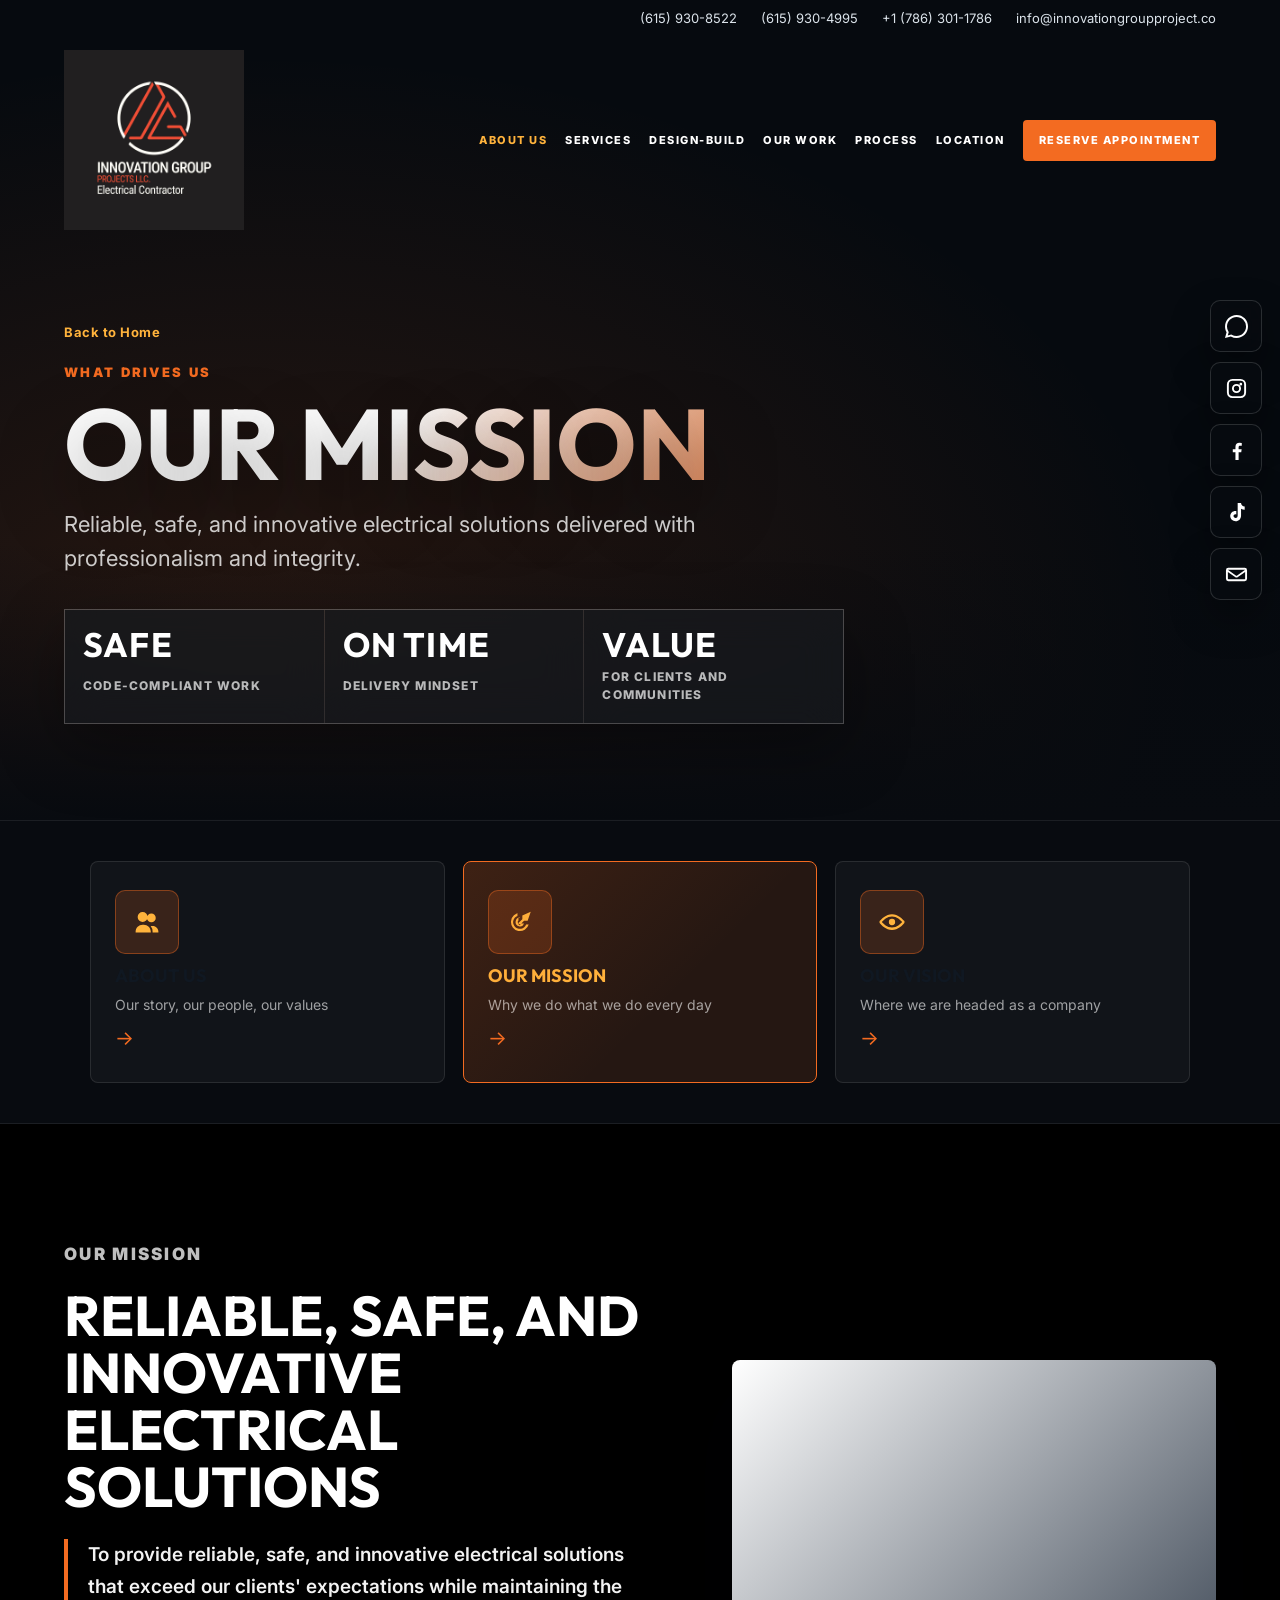
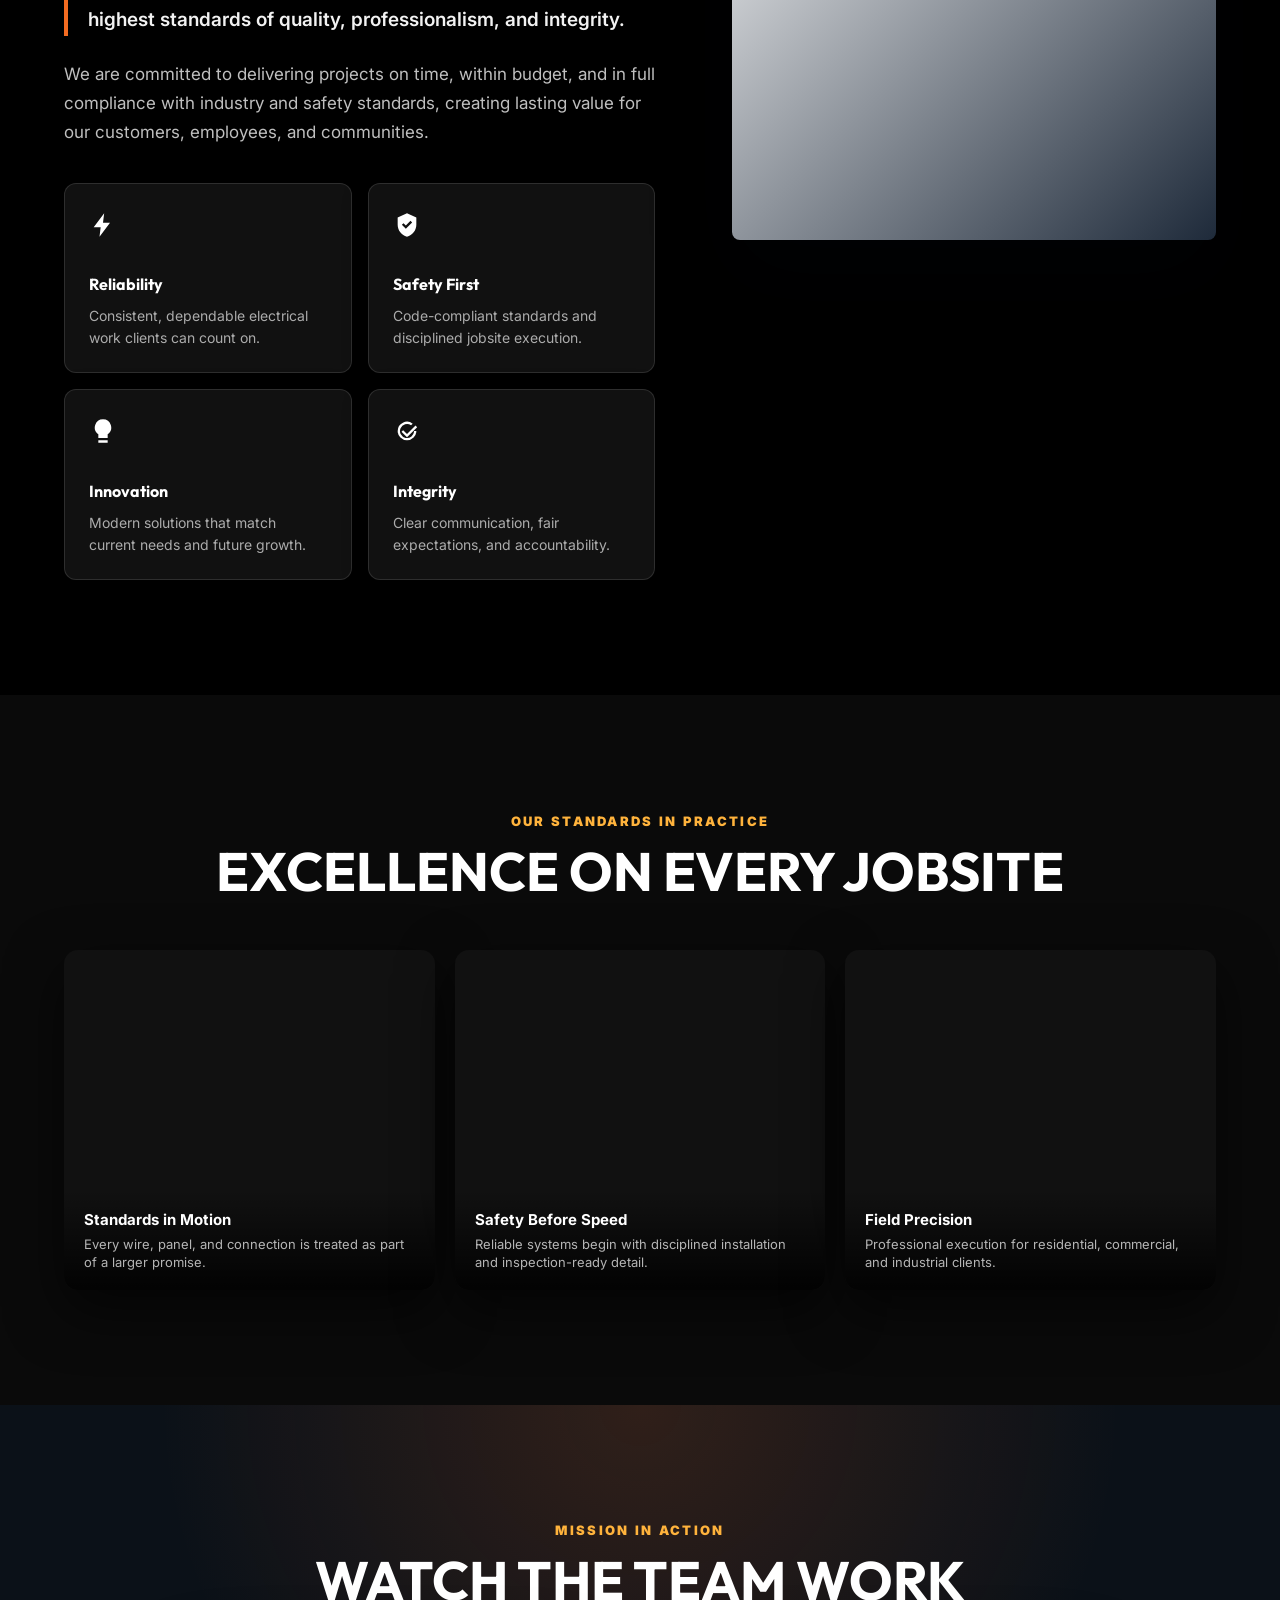
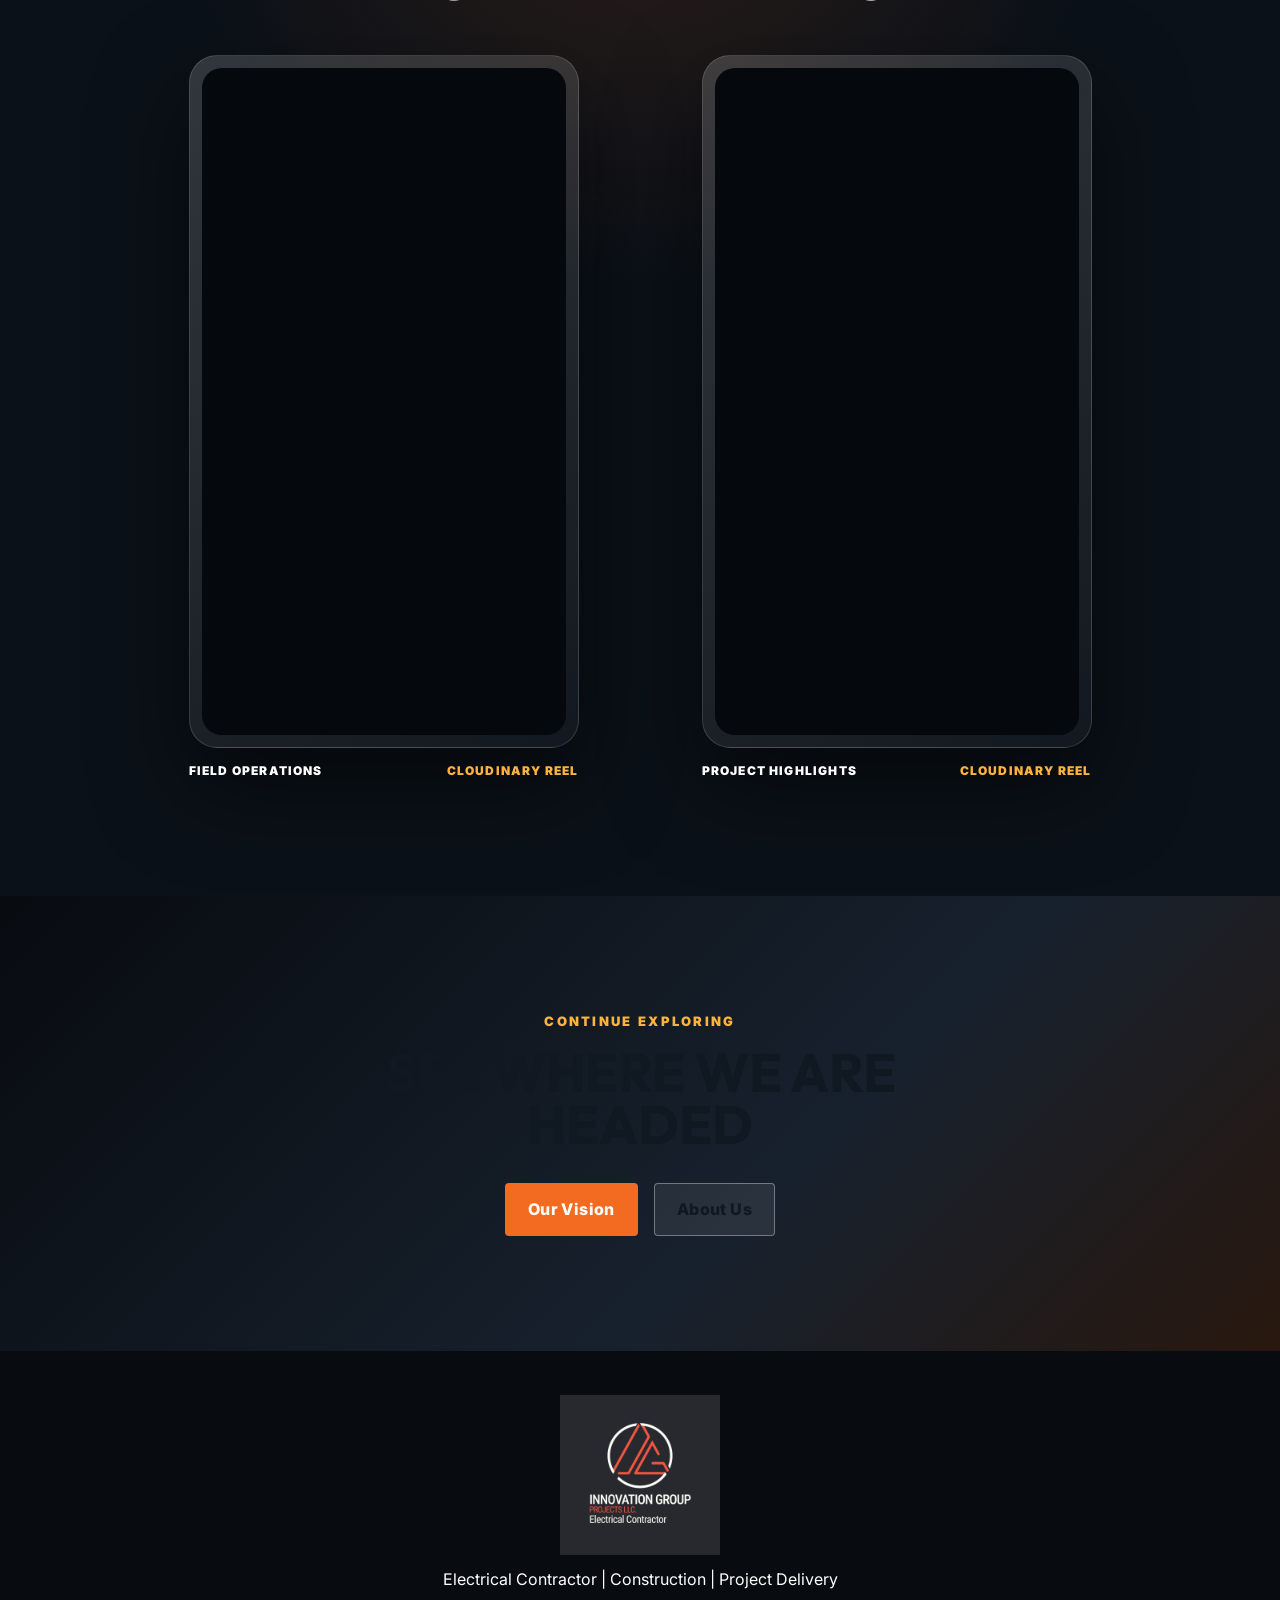
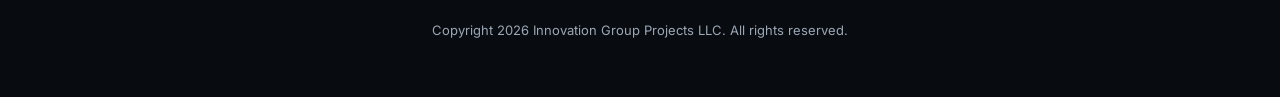
<file: mission.html>
<!DOCTYPE html>
<html lang="en">
<head>
  <meta charset="UTF-8">
  <meta name="viewport" content="width=device-width, initial-scale=1">
  <title>Our Mission | Innovation Group Projects LLC</title>
  <meta name="description" content="Our mission is to provide reliable, safe, and innovative electrical solutions that exceed client expectations.">
  <link rel="icon" href="innovation-logo.svg" type="image/svg+xml">
  <link rel="stylesheet" href="styles.css">
  <link rel="stylesheet" href="about-styles.css">
  <link rel="stylesheet" href="premium-about.css">
  <link rel="preconnect" href="https://fonts.googleapis.com">
  <link href="https://fonts.googleapis.com/css2?family=Inter:wght@300;400;600;700;900&family=Outfit:wght@400;600;700;900&display=swap" rel="stylesheet">
</head>
<body class="detail-page dark-page">
<header class="site-header" data-header=""><div class="topline"><a href="tel:6159308522">(615) 930-8522</a><a href="tel:6159304995">(615) 930-4995</a><a href="tel:17863011786">+1 (786) 301-1786</a><a href="mailto:info@innovationgroupproject.co">info@innovationgroupproject.co</a></div><nav class="nav" aria-label="Primary navigation"><a class="brand" href="index.html" aria-label="Innovation Group Projects home"><img class="nav-logo" src="innovation-logo-new.jpg" alt="Innovation Group Projects LLC" onerror="this.src='innovation-logo.svg'"></a><button class="menu-toggle" type="button" aria-label="Open navigation" aria-expanded="false" data-menu-toggle=""><span></span><span></span><span></span></button><div class="nav-links" data-nav-links=""><a href="about.html">About Us</a><a href="index.html#services">Services</a><a href="index.html#build">Design-Build</a><a href="index.html#work">Our Work</a><a href="index.html#process">Process</a><a href="index.html#location">Location</a><a href="index.html#contact" class="nav-cta">Reserve Appointment</a></div></nav></header>
<main><section class="detail-hero mission-hero has-video"><div class="about-hero-video-wrap"><video src="video1.mp4" autoplay muted loop playsinline aria-hidden="true"></video></div><div class="detail-hero-overlay"></div><div class="detail-hero-content"><a href="index.html" class="back-link">Back to Home</a><p class="eyebrow">What Drives Us</p><h1>Our Mission</h1><p class="detail-hero-sub">Reliable, safe, and innovative electrical solutions delivered with professionalism and integrity.</p><div class="premium-hero-stats"><span><strong>Safe</strong>Code-compliant work</span><span><strong>On Time</strong>Delivery mindset</span><span><strong>Value</strong>For clients and communities</span></div></div></section><section class="about-cards-section"><div class="about-cards-wrapper">
<a href="about.html" class="about-card"><div class="about-card-icon"><svg class="aic-svg" viewBox="0 0 24 24" aria-hidden="true"><path d="M8.25 12a4.25 4.25 0 1 1 0-8.5 4.25 4.25 0 0 1 0 8.5Zm7.5.25a3.75 3.75 0 1 1 0-7.5 3.75 3.75 0 0 1 0 7.5ZM2.25 21v-.7c0-3.35 2.72-6.05 6.08-6.05h.84c3.36 0 6.08 2.7 6.08 6.05v.7h-13Zm14.55 0v-.7a7.82 7.82 0 0 0-1.63-4.78 5.36 5.36 0 0 1 1.12-.12h.62c2.68 0 4.84 2.16 4.84 4.82V21H16.8Z"/></svg></div><h3>About Us</h3><p>Our story, our people, our values</p><span class="card-arrow">&#8594;</span></a>
<a href="mission.html" class="about-card active-card"><div class="about-card-icon"><svg class="aic-svg" viewBox="0 0 24 24" aria-hidden="true"><path d="M21.2 3.2 18.55 11h-3.1l-3.82 3.82-1.45-1.45L14 9.55v-3.1l7.2-3.25ZM12 4.25a7.75 7.75 0 1 0 7.44 9.93h-2.2A5.75 5.75 0 1 1 9.82 6.76v-2.2A7.72 7.72 0 0 0 12 4.25Zm0 4a3.75 3.75 0 1 0 3.5 5.08h-2.32A1.75 1.75 0 1 1 10.67 10.8V8.5A3.8 3.8 0 0 0 12 8.25Z"/></svg></div><h3>Our Mission</h3><p>Why we do what we do every day</p><span class="card-arrow">&#8594;</span></a>
<a href="vision.html" class="about-card"><div class="about-card-icon"><svg class="aic-svg" viewBox="0 0 24 24" aria-hidden="true"><path d="M12 5.25c5.23 0 9.2 4.28 10.42 5.78.46.57.46 1.38 0 1.94-1.22 1.5-5.19 5.78-10.42 5.78S2.8 14.47 1.58 12.97a1.54 1.54 0 0 1 0-1.94C2.8 9.53 6.77 5.25 12 5.25Zm0 2C7.86 7.25 4.6 10.47 3.3 12c1.3 1.53 4.56 4.75 8.7 4.75s7.4-3.22 8.7-4.75c-1.3-1.53-4.56-4.75-8.7-4.75Zm0 2.05A2.7 2.7 0 1 1 12 14.7a2.7 2.7 0 0 1 0-5.4Z"/></svg></div><h3>Our Vision</h3><p>Where we are headed as a company</p><span class="card-arrow">&#8594;</span></a>
</div></section><section class="detail-content-section"><div class="detail-content-grid"><div class="detail-text reveal-up"><p class="eyebrow">Our Mission</p><h2>Reliable, Safe, and Innovative Electrical Solutions</h2><p class="mission-statement">To provide reliable, safe, and innovative electrical solutions that exceed our clients' expectations while maintaining the highest standards of quality, professionalism, and integrity.</p><p>We are committed to delivering projects on time, within budget, and in full compliance with industry and safety standards, creating lasting value for our customers, employees, and communities.</p><div class="mission-pillars"><div class="pillar-card reveal-up"><div class="pillar-icon"><svg class="pillar-svg" viewBox="0 0 24 24" aria-hidden="true"><path d="M13 2 4 14h6l-1 8 9-12h-6l1-8Z"/></svg></div><h4>Reliability</h4><p>Consistent, dependable electrical work clients can count on.</p></div><div class="pillar-card reveal-up"><div class="pillar-icon"><svg class="pillar-svg" viewBox="0 0 24 24" aria-hidden="true"><path d="M12 2 20 5.5v6.2c0 5-3.4 8.8-8 10.3-4.6-1.5-8-5.3-8-10.3V5.5L12 2Zm-1 13.2 5.4-5.4-1.4-1.4-4 4-2-2-1.4 1.4 3.4 3.4Z"/></svg></div><h4>Safety First</h4><p>Code-compliant standards and disciplined jobsite execution.</p></div><div class="pillar-card reveal-up"><div class="pillar-icon"><svg class="pillar-svg" viewBox="0 0 24 24" aria-hidden="true"><path d="M12 2a7 7 0 0 0-4 12.75V18h8v-3.25A7 7 0 0 0 12 2Zm-4 18h8v2H8v-2Z"/></svg></div><h4>Innovation</h4><p>Modern solutions that match current needs and future growth.</p></div><div class="pillar-card reveal-up"><div class="pillar-icon"><svg class="pillar-svg" viewBox="0 0 24 24" aria-hidden="true"><path d="M8.7 11.3 12 14.6l7.3-7.3 1.4 1.4L12 17.4l-4.7-4.7 1.4-1.4ZM4 12a8 8 0 0 1 12.9-6.3l-1.45 1.45A6 6 0 1 0 18 12h2A8 8 0 1 1 4 12Z"/></svg></div><h4>Integrity</h4><p>Clear communication, fair expectations, and accountability.</p></div></div></div><div class="detail-side reveal-up"><div class="mission-stat-card card-fullvideo"><video autoplay muted loop playsinline><source src="video2.mp4" type="video/mp4"></video></div></div></div></section><section class="video-gallery-section"><div class="video-gallery-header"><p class="eyebrow">Our Standards in Practice</p><h2>Excellence on Every Jobsite</h2></div><div class="video-gallery-grid">
  <div class="video-gallery-item">
    <video autoplay muted loop playsinline><source src="video1.mp4" type="video/mp4"></video>
    <div class="video-gallery-caption"><strong>Standards in Motion</strong><span>Every wire, panel, and connection is treated as part of a larger promise.</span></div>
  </div>
  <div class="video-gallery-item">
    <video autoplay muted loop playsinline><source src="video2.mp4" type="video/mp4"></video>
    <div class="video-gallery-caption"><strong>Safety Before Speed</strong><span>Reliable systems begin with disciplined installation and inspection-ready detail.</span></div>
  </div>
  <div class="video-gallery-item">
    <video autoplay muted loop playsinline><source src="media/innovation-field-reel.mp4" type="video/mp4"></video>
    <div class="video-gallery-caption"><strong>Field Precision</strong><span>Professional execution for residential, commercial, and industrial clients.</span></div>
  </div>
</div></section><section class="video-section"><div class="video-section-header"><p class="eyebrow">Mission in Action</p><h2>Watch the Team Work</h2></div><div class="video-stage"><article class="reel-card reveal-up"><div class="reel-frame"><div class="reel-screen"><iframe src="https://player.cloudinary.com/embed/?cloud_name=dgnuckbev&public_id=_Reel_IG_Sept_17_lvvgu9&autoplay=true&muted=true&controls=false&loop=true" allow="autoplay; fullscreen; encrypted-media; picture-in-picture" allowfullscreen title="Innovation Group Projects field operations reel"></iframe></div></div><div class="reel-label">Field Operations <span>Cloudinary Reel</span></div></article><article class="reel-card reveal-up" style="animation-delay:.15s"><div class="reel-frame"><div class="reel-screen"><iframe src="https://player.cloudinary.com/embed/?cloud_name=dgnuckbev&public_id=Reel_IG_Sept_2_jgglur&autoplay=true&muted=true&controls=false&loop=true" allow="autoplay; fullscreen; encrypted-media; picture-in-picture" allowfullscreen title="Innovation Group Projects project highlights reel"></iframe></div></div><div class="reel-label">Project Highlights <span>Cloudinary Reel</span></div></article></div></section><section class="next-section-cta"><div class="next-cta-inner"><p class="eyebrow">Continue Exploring</p><h2>See Where We Are Headed</h2><div class="next-cta-btns"><a href="vision.html" class="button button-primary">Our Vision</a><a href="about.html" class="button button-ghost-dark">About Us</a></div></div></section></main>
<div class="social-dock" aria-label="Social links">
  <a class="social-link social-whatsapp" href="https://wa.me/17863157792" target="_blank" rel="noopener" aria-label="WhatsApp"><svg viewBox="0 0 24 24" aria-hidden="true"><path d="M20.52 3.48A11.9 11.9 0 0 0 12.04 0C5.42 0 .04 5.38.04 12c0 2.11.55 4.17 1.6 5.98L0 24l6.17-1.62A11.96 11.96 0 0 0 12.04 24C18.66 24 24 18.62 24 12c0-3.2-1.24-6.21-3.48-8.52ZM12.04 21.96c-1.8 0-3.55-.48-5.09-1.38l-.36-.21-3.66.96.98-3.57-.23-.37A9.9 9.9 0 0 1 2.08 12c0-5.48 4.48-9.96 9.96-9.96 2.66 0 5.16 1.04 7.04 2.92A9.88 9.88 0 0 1 21.96 12c0 5.48-4.44 9.96-9.92 9.96Z"/></svg></a>
  <a class="social-link social-instagram" href="https://www.instagram.com/inngroupprojectsllc?igsh=aWY5ZjM4aHNkbzIw" target="_blank" rel="noopener" aria-label="Instagram"><svg viewBox="0 0 24 24" aria-hidden="true"><path d="M7.75 2h8.5A5.76 5.76 0 0 1 22 7.75v8.5A5.76 5.76 0 0 1 16.25 22h-8.5A5.76 5.76 0 0 1 2 16.25v-8.5A5.76 5.76 0 0 1 7.75 2Zm0 2A3.75 3.75 0 0 0 4 7.75v8.5A3.75 3.75 0 0 0 7.75 20h8.5A3.75 3.75 0 0 0 20 16.25v-8.5A3.75 3.75 0 0 0 16.25 4h-8.5Zm8.75 2.1a1.4 1.4 0 1 1 0 2.8 1.4 1.4 0 0 1 0-2.8ZM12 7.25A4.75 4.75 0 1 1 12 16.75 4.75 4.75 0 0 1 12 7.25Zm0 2A2.75 2.75 0 1 0 12 14.75 2.75 2.75 0 0 0 12 9.25Z"/></svg></a>
  <a class="social-link social-facebook" href="https://www.instagram.com/inngroupprojectsllc?igsh=aWY5ZjM4aHNkbzIw" target="_blank" rel="noopener" aria-label="Facebook"><svg viewBox="0 0 24 24" aria-hidden="true"><path d="M14.2 22v-8.2h2.75l.42-3.2H14.2V8.55c0-.93.26-1.56 1.6-1.56h1.7V4.12A22.8 22.8 0 0 0 15.02 4c-2.45 0-4.12 1.5-4.12 4.24v2.36H8.12v3.2h2.78V22h3.3Z"/></svg></a>
  <a class="social-link social-tiktok" href="https://www.tiktok.com/@innovationgroupprojects" target="_blank" rel="noopener" aria-label="TikTok"><svg viewBox="0 0 24 24" aria-hidden="true"><path d="M16.7 2c.35 2.3 1.64 3.67 3.85 3.82v3.42a7.52 7.52 0 0 1-3.8-1.11v6.95c0 3.52-2.29 6.05-5.65 6.05-3.09 0-5.65-2.35-5.65-5.35 0-3.34 2.93-5.9 6.35-5.28v3.54c-1.6-.5-2.9.37-2.9 1.69 0 1.14.96 2.01 2.13 2.01 1.36 0 2.2-.82 2.2-2.61V2h3.47Z"/></svg></a>
  <a class="social-link social-email" href="mailto:info@innovationgroupproject.co" aria-label="Email"><svg viewBox="0 0 24 24" aria-hidden="true"><path d="M3.5 5h17A2.5 2.5 0 0 1 23 7.5v9A2.5 2.5 0 0 1 20.5 19h-17A2.5 2.5 0 0 1 1 16.5v-9A2.5 2.5 0 0 1 3.5 5Zm0 2c-.18 0-.35.05-.5.14l8.65 6.1c.21.15.49.15.7 0L21 7.14A1 1 0 0 0 20.5 7h-17Zm17 10a.5.5 0 0 0 .5-.5V9.38l-7.5 5.29a2.6 2.6 0 0 1-3 0L3 9.38v7.12c0 .28.22.5.5.5h17Z"/></svg></a>
</div><footer class="footer"><img class="site-logo" src="innovation-logo-new.jpg" alt="Innovation Group Projects LLC" onerror="this.src='innovation-logo.svg'"><p>Electrical Contractor | Construction | Project Delivery</p><p class="fine">Copyright 2026 Innovation Group Projects LLC. All rights reserved.</p></footer><script src="script.js"></script><script src="about-script.js"></script></body></html>
</file>
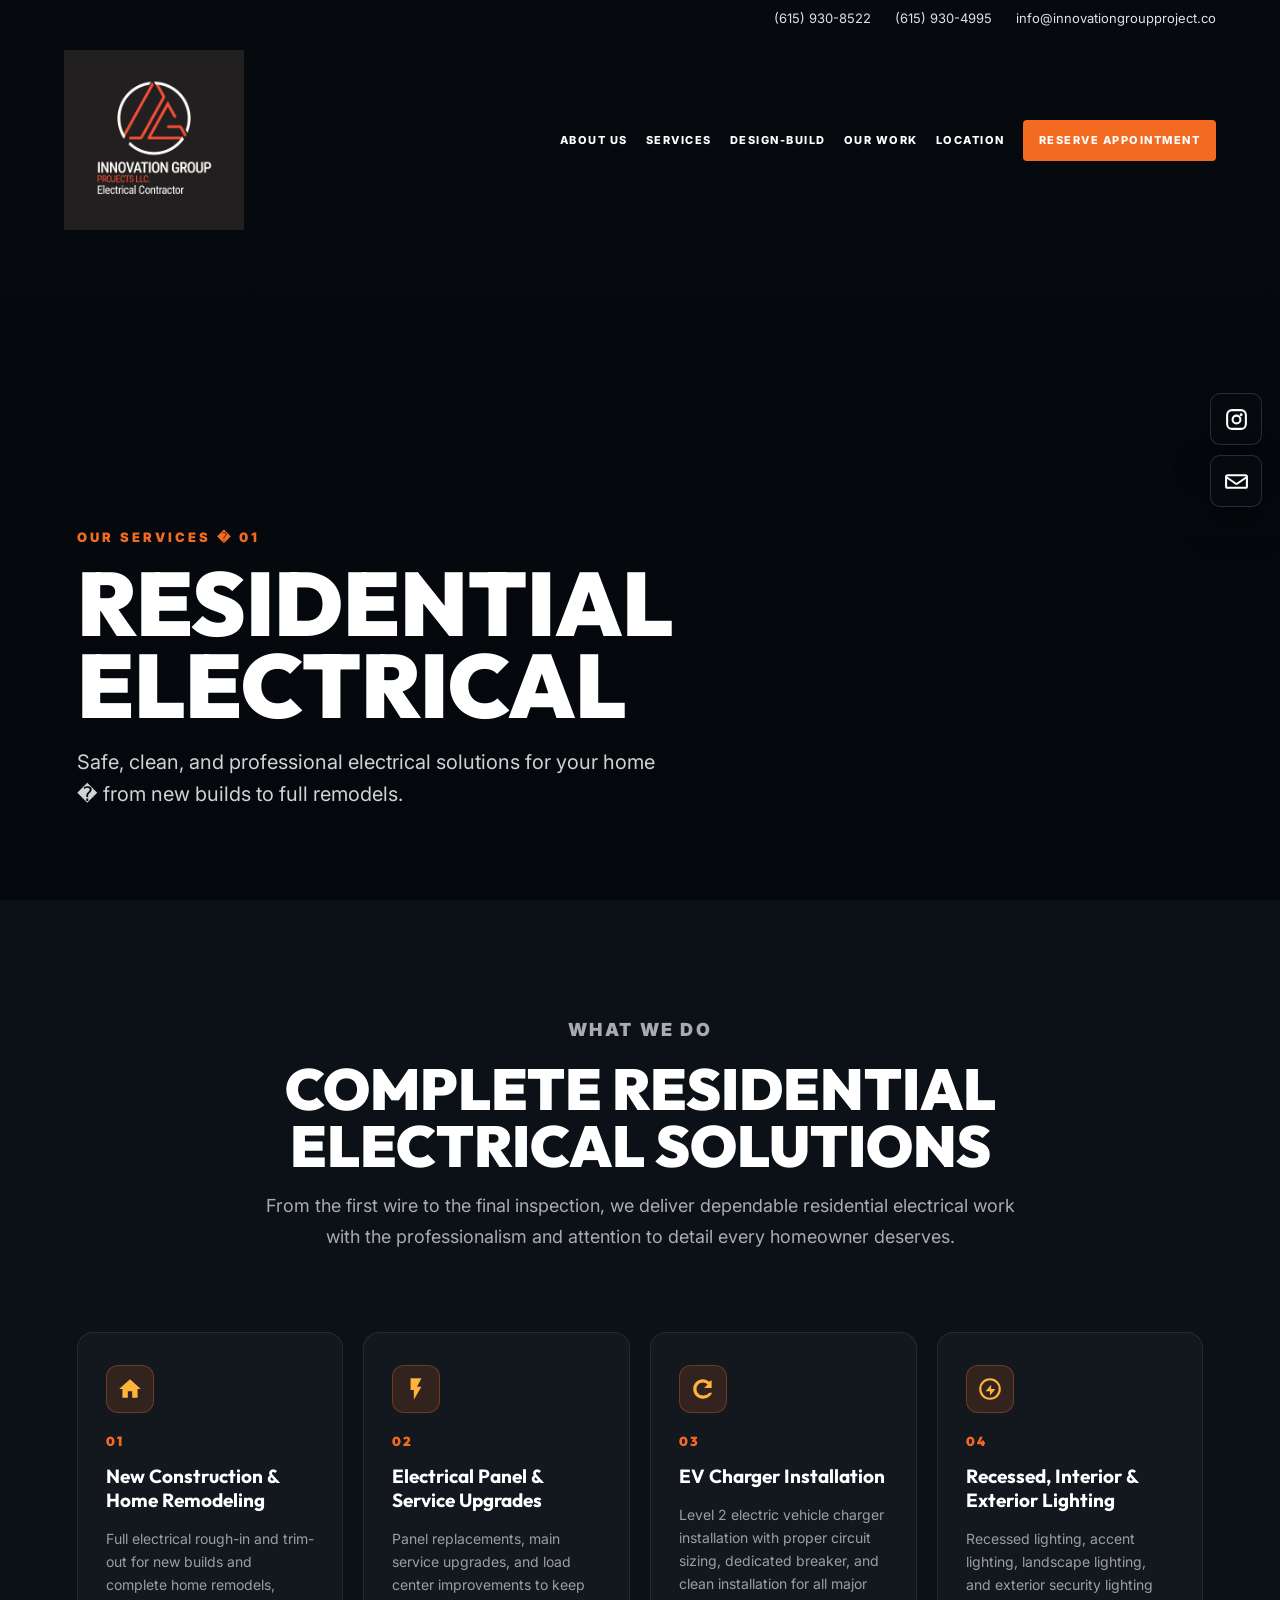
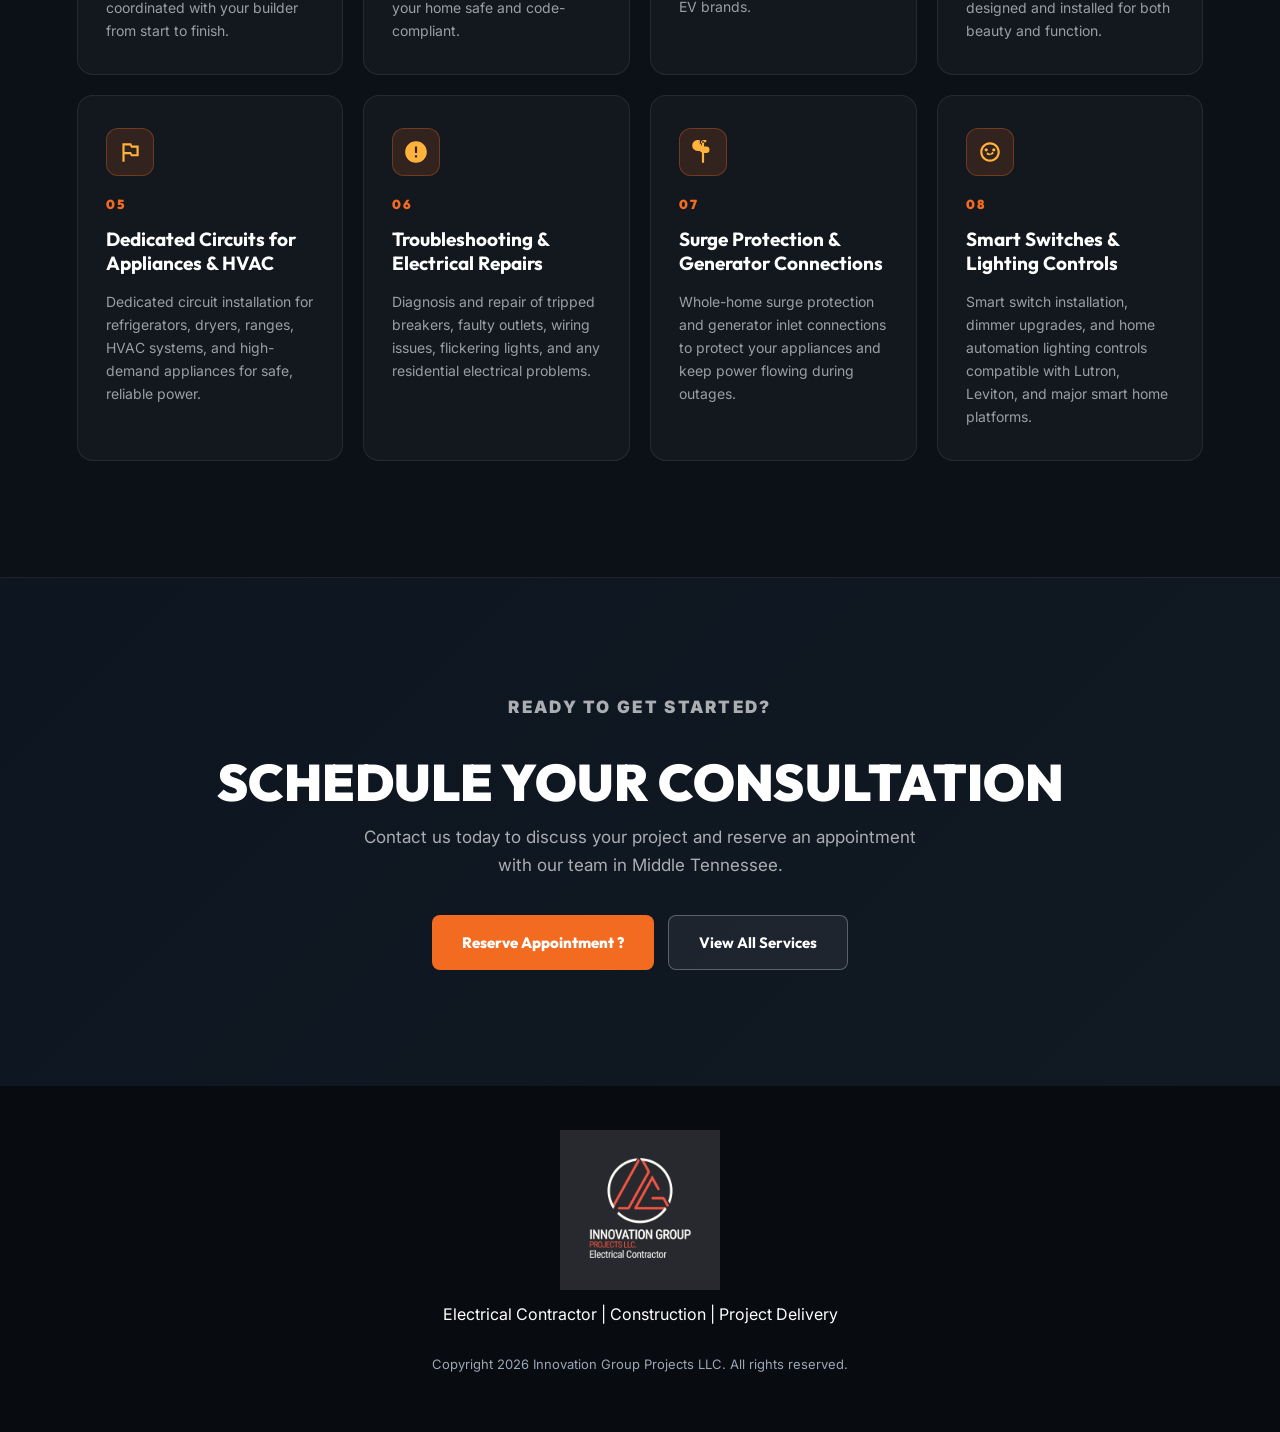
<file: residential-electrical.html>
<!DOCTYPE html>
<html lang="en">
<head>
  <meta charset="UTF-8">
  <meta name="viewport" content="width=device-width, initial-scale=1">
  <title>Residential Electrical Services | Innovation Group Projects LLC</title>
  <meta name="description" content="Professional residential electrical services in Middle Tennessee � panel upgrades, EV chargers, lighting, remodels, and more.">
  <link rel="icon" href="innovation-logo.svg" type="image/svg+xml">
  <link rel="preconnect" href="https://fonts.googleapis.com">
  <link href="https://fonts.googleapis.com/css2?family=Inter:wght@300;400;600;700;900&family=Outfit:wght@400;600;700;900&display=swap" rel="stylesheet">
  <link rel="stylesheet" href="styles.css">
  <link rel="stylesheet" href="about-styles.css">
  <style>
    /* -- SERVICE PAGE PREMIUM STYLES -- */
    body { background: #06090e; color: #fff; }

    /* HERO */
    .svc-hero {
      position: relative;
      width: 100vw;
      margin-left: calc(50% - 50vw);
      height: 100vh;
      min-height: 600px;
      display: flex;
      align-items: flex-end;
      overflow: hidden;
    }
    .svc-hero video {
      position: absolute;
      inset: 0;
      width: 100%;
      height: 100%;
      object-fit: cover;
      filter: brightness(0.52) contrast(1.15) saturate(0.9);
      z-index: 0;
    }
    .svc-hero-overlay {
      position: absolute;
      inset: 0;
      background: linear-gradient(
        to top,
        rgba(4,7,12,0.95) 0%,
        rgba(4,7,12,0.6) 35%,
        rgba(4,7,12,0.18) 70%,
        transparent 100%
      );
      z-index: 1;
    }
    .svc-hero-content {
      position: relative;
      z-index: 2;
      width: 100%;
      padding: 0 clamp(20px,6vw,96px) clamp(48px,7vw,96px);
      max-width: 1400px;
    }
    .svc-hero-content .eyebrow {
      font-size: 13px;
      font-weight: 900;
      letter-spacing: 3px;
      text-transform: uppercase;
      color: var(--orange);
      margin-bottom: 14px;
    }
    .svc-hero-content h1 {
      font-family: 'Outfit', sans-serif;
      font-size: clamp(48px, 7vw, 100px);
      font-weight: 900;
      line-height: 0.92;
      color: #fff;
      text-transform: uppercase;
      margin-bottom: 20px;
    }
    .svc-hero-content p {
      font-size: clamp(16px, 1.8vw, 20px);
      color: rgba(255,255,255,0.82);
      max-width: 600px;
      line-height: 1.6;
      margin-bottom: 0;
    }
    .back-link-wrap {
      position: absolute;
      top: 130px;
      left: clamp(20px,6vw,96px);
      z-index: 3;
    }
    .back-link {
      color: var(--amber);
      font-size: 13px;
      font-weight: 700;
      letter-spacing: 0.5px;
      text-decoration: none;
      display: inline-flex;
      align-items: center;
      gap: 6px;
      transition: gap 180ms ease;
    }
    .back-link:hover { gap: 10px; }

    /* SERVICE ITEMS */
    .svc-items {
      background: #0c1118;
      padding: clamp(72px,9vw,120px) clamp(20px,6vw,96px);
    }
    .svc-intro {
      max-width: 780px;
      margin: 0 auto clamp(52px,7vw,80px);
      text-align: center;
    }
    .svc-intro h2 {
      font-family: 'Outfit', sans-serif;
      font-size: clamp(32px, 4.5vw, 58px);
      font-weight: 900;
      color: #fff;
      line-height: 1;
      margin-bottom: 16px;
    }
    .svc-intro p {
      font-size: 18px;
      color: rgba(255,255,255,0.65);
      line-height: 1.7;
    }
    .svc-grid {
      display: grid;
      grid-template-columns: repeat(4, 1fr);
      gap: 20px;
      max-width: 1400px;
      margin: 0 auto;
    }
    @media (max-width: 1100px) { .svc-grid { grid-template-columns: repeat(2, 1fr); } }
    @media (max-width: 600px)  { .svc-grid { grid-template-columns: 1fr; } }

    .svc-card {
      background: rgba(255,255,255,0.03);
      border: 1px solid rgba(255,255,255,0.08);
      border-radius: 16px;
      padding: 32px 28px;
      display: flex;
      flex-direction: column;
      gap: 14px;
      transition: transform 280ms ease, border-color 280ms ease, background 280ms ease, box-shadow 280ms ease;
      position: relative;
      overflow: hidden;
    }
    .svc-card::before {
      content: '';
      position: absolute;
      top: 0; left: 0; right: 0;
      height: 3px;
      background: linear-gradient(90deg, var(--orange), var(--amber));
      opacity: 0;
      transition: opacity 280ms ease;
    }
    .svc-card:hover {
      transform: translateY(-8px);
      border-color: rgba(243,107,33,0.45);
      background: rgba(255,255,255,0.06);
      box-shadow: 0 28px 64px rgba(0,0,0,0.45);
    }
    .svc-card:hover::before { opacity: 1; }

    .svc-card-num {
      font-family: 'Outfit', sans-serif;
      font-size: 13px;
      font-weight: 900;
      letter-spacing: 2px;
      color: var(--orange);
    }
    .svc-card h3 {
      font-family: 'Outfit', sans-serif;
      font-size: 19px;
      font-weight: 700;
      color: #fff;
      margin: 0;
      text-transform: none;
      line-height: 1.25;
    }
    .svc-card p {
      font-size: 14px;
      color: rgba(255,255,255,0.58);
      line-height: 1.65;
      margin: 0;
      flex: 1;
    }
    .svc-card-icon {
      width: 48px;
      height: 48px;
      border-radius: 12px;
      background: rgba(243,107,33,0.14);
      border: 1px solid rgba(243,107,33,0.32);
      display: flex;
      align-items: center;
      justify-content: center;
      margin-bottom: 4px;
    }
    .svc-card-icon svg {
      width: 26px;
      height: 26px;
      fill: var(--amber);
    }

    /* CTA */
    .svc-cta {
      background: linear-gradient(135deg, #0d1520 0%, #111923 100%);
      border-top: 1px solid rgba(255,255,255,0.06);
      padding: clamp(72px,9vw,120px) clamp(20px,6vw,96px);
      text-align: center;
    }
    .svc-cta h2 {
      font-family: 'Outfit', sans-serif;
      font-size: clamp(30px, 4vw, 52px);
      font-weight: 900;
      color: #fff;
      margin-bottom: 16px;
    }
    .svc-cta p {
      color: rgba(255,255,255,0.65);
      font-size: 17px;
      max-width: 560px;
      margin: 0 auto 36px;
      line-height: 1.65;
    }
    .svc-cta-btns {
      display: flex;
      gap: 14px;
      justify-content: center;
      flex-wrap: wrap;
    }
    .btn-primary {
      display: inline-flex;
      align-items: center;
      gap: 8px;
      padding: 15px 30px;
      background: var(--orange);
      color: #fff;
      font-family: 'Outfit', sans-serif;
      font-weight: 800;
      font-size: 15px;
      border-radius: 8px;
      text-decoration: none;
      transition: background 200ms, transform 150ms;
    }
    .btn-primary:hover { background: #d45a14; transform: translateY(-2px); }
    .btn-ghost {
      display: inline-flex;
      align-items: center;
      padding: 15px 30px;
      border: 1px solid rgba(255,255,255,0.28);
      background: rgba(255,255,255,0.06);
      color: #fff;
      font-family: 'Outfit', sans-serif;
      font-weight: 700;
      font-size: 15px;
      border-radius: 8px;
      text-decoration: none;
      transition: border-color 200ms, background 200ms;
    }
    .btn-ghost:hover { border-color: rgba(255,255,255,0.55); background: rgba(255,255,255,0.1); }
  </style>
</head>
<body class="detail-page">

<header class="site-header" data-header="">
  <div class="topline">
    <a href="tel:6159308522">(615) 930-8522</a>
    <a href="tel:6159304995">(615) 930-4995</a>
    <a href="mailto:info@innovationgroupproject.co">info@innovationgroupproject.co</a>
  </div>
  <nav class="nav" aria-label="Primary navigation">
    <a class="brand" href="index.html" aria-label="Innovation Group Projects home">
      <img class="nav-logo" src="innovation-logo-new.jpg" alt="Innovation Group Projects LLC" onerror="this.src='innovation-logo.svg'">
    </a>
    <button class="menu-toggle" type="button" aria-label="Open navigation" aria-expanded="false" data-menu-toggle="">
      <span></span><span></span><span></span>
    </button>
    <div class="nav-links" data-nav-links="">
      <a href="about.html">About Us</a>
      <a href="index.html#services">Services</a>
      <a href="index.html#build">Design-Build</a>
      <a href="index.html#work">Our Work</a>
      <a href="index.html#location">Location</a>
      <a href="index.html#contact" class="nav-cta">Reserve Appointment</a>
    </div>
  </nav>
</header>

<main>
  <!-- FULL-WIDTH HERO -->
  <section class="svc-hero">
    <video src="video1.mp4" autoplay muted loop playsinline aria-hidden="true"></video>
    <div class="svc-hero-overlay"></div>
    <div class="back-link-wrap">
      <a href="index.html" class="back-link">? Back to Home</a>
    </div>
    <div class="svc-hero-content">
      <p class="eyebrow">Our Services � 01</p>
      <h1>Residential<br>Electrical</h1>
      <p>Safe, clean, and professional electrical solutions for your home � from new builds to full remodels.</p>
    </div>
  </section>

  <!-- SERVICES GRID -->
  <section class="svc-items">
    <div class="svc-intro">
      <p class="eyebrow">What We Do</p>
      <h2>Complete Residential Electrical Solutions</h2>
      <p>From the first wire to the final inspection, we deliver dependable residential electrical work with the professionalism and attention to detail every homeowner deserves.</p>
    </div>
    <div class="svc-grid">

      <div class="svc-card">
        <div class="svc-card-icon">
          <svg viewBox="0 0 24 24"><path d="M10 20v-6h4v6h5v-8h3L12 3 2 12h3v8z"/></svg>
        </div>
        <span class="svc-card-num">01</span>
        <h3>New Construction & Home Remodeling</h3>
        <p>Full electrical rough-in and trim-out for new builds and complete home remodels, coordinated with your builder from start to finish.</p>
      </div>

      <div class="svc-card">
        <div class="svc-card-icon">
          <svg viewBox="0 0 24 24"><path d="M7 2v11h3v9l7-12h-4l4-8z"/></svg>
        </div>
        <span class="svc-card-num">02</span>
        <h3>Electrical Panel & Service Upgrades</h3>
        <p>Panel replacements, main service upgrades, and load center improvements to keep your home safe and code-compliant.</p>
      </div>

      <div class="svc-card">
        <div class="svc-card-icon">
          <svg viewBox="0 0 24 24"><path d="M17.6 5.4C16.2 4.1 14.2 3 12 3 7 3 3 7 3 12s4 9 9 9c3.7 0 6.9-2.2 8.4-5.5h-2.5C16.7 17 14.5 18 12 18c-3.3 0-6-2.7-6-6s2.7-6 6-6c1.7 0 3.1.7 4.2 1.8L13 11h7V4l-2.4 1.4z"/></svg>
        </div>
        <span class="svc-card-num">03</span>
        <h3>EV Charger Installation</h3>
        <p>Level 2 electric vehicle charger installation with proper circuit sizing, dedicated breaker, and clean installation for all major EV brands.</p>
      </div>

      <div class="svc-card">
        <div class="svc-card-icon">
          <svg viewBox="0 0 24 24"><path d="M12 22C6.477 22 2 17.523 2 12S6.477 2 12 2s10 4.477 10 10-4.477 10-10 10zm0-2a8 8 0 1 0 0-16 8 8 0 0 0 0 16zm1-8h4l-5 6v-4H8l5-6v4z"/></svg>
        </div>
        <span class="svc-card-num">04</span>
        <h3>Recessed, Interior & Exterior Lighting</h3>
        <p>Recessed lighting, accent lighting, landscape lighting, and exterior security lighting designed and installed for both beauty and function.</p>
      </div>

      <div class="svc-card">
        <div class="svc-card-icon">
          <svg viewBox="0 0 24 24"><path d="M14 6l-1-2H5v17h2v-7h5l1 2h7V6h-6zm4 8h-4l-1-2H7V6h5l1 2h5v6z"/></svg>
        </div>
        <span class="svc-card-num">05</span>
        <h3>Dedicated Circuits for Appliances & HVAC</h3>
        <p>Dedicated circuit installation for refrigerators, dryers, ranges, HVAC systems, and high-demand appliances for safe, reliable power.</p>
      </div>

      <div class="svc-card">
        <div class="svc-card-icon">
          <svg viewBox="0 0 24 24"><path d="M12 2C6.48 2 2 6.48 2 12s4.48 10 10 10 10-4.48 10-10S17.52 2 12 2zm1 15h-2v-2h2v2zm0-4h-2V7h2v6z"/></svg>
        </div>
        <span class="svc-card-num">06</span>
        <h3>Troubleshooting & Electrical Repairs</h3>
        <p>Diagnosis and repair of tripped breakers, faulty outlets, wiring issues, flickering lights, and any residential electrical problems.</p>
      </div>

      <div class="svc-card">
        <div class="svc-card-icon">
          <svg viewBox="0 0 24 24"><path d="M9 11H7A5 5 0 0 1 7 1h2a3 3 0 0 0 0 6H7a3 3 0 0 1 0-6h2m6 0h-2a3 3 0 0 0 0 6h2a3 3 0 0 1 0 6h-2a5 5 0 0 1 0-10h2M11 2h2v20h-2z"/></svg>
        </div>
        <span class="svc-card-num">07</span>
        <h3>Surge Protection & Generator Connections</h3>
        <p>Whole-home surge protection and generator inlet connections to protect your appliances and keep power flowing during outages.</p>
      </div>

      <div class="svc-card">
        <div class="svc-card-icon">
          <svg viewBox="0 0 24 24"><path d="M12 3c-4.97 0-9 4.03-9 9s4.03 9 9 9 9-4.03 9-9-4.03-9-9-9zm0 16c-3.86 0-7-3.14-7-7s3.14-7 7-7 7 3.14 7 7-3.14 7-7 7zm3.5-10.5c-.83 0-1.5.67-1.5 1.5s.67 1.5 1.5 1.5 1.5-.67 1.5-1.5-.67-1.5-1.5-1.5zm-7 0C7.67 8.5 7 9.17 7 10s.67 1.5 1.5 1.5S10 10.83 10 10s-.67-1.5-1.5-1.5zm3.5 6c1.38 0 2.63-.56 3.54-1.46l-1.42-1.42C13.69 13.03 12.9 13.5 12 13.5c-.9 0-1.69-.47-2.12-1.18L8.46 13.74A4.984 4.984 0 0 0 12 15z"/></svg>
        </div>
        <span class="svc-card-num">08</span>
        <h3>Smart Switches & Lighting Controls</h3>
        <p>Smart switch installation, dimmer upgrades, and home automation lighting controls compatible with Lutron, Leviton, and major smart home platforms.</p>
      </div>

    </div>
  </section>

  <!-- CTA -->
  <section class="svc-cta">
    <p class="eyebrow">Ready to Get Started?</p>
    <h2>Schedule Your Consultation</h2>
    <p>Contact us today to discuss your project and reserve an appointment with our team in Middle Tennessee.</p>
    <div class="svc-cta-btns">
      <a href="index.html#contact" class="btn-primary">Reserve Appointment ?</a>
      <a href="index.html#services" class="btn-ghost">View All Services</a>
    </div>
  </section>
</main>

<div class="social-dock" aria-label="Social links">
  <a class="social-link social-instagram" href="https://www.instagram.com/inngroupprojectsllc?igsh=aWY5ZjM4aHNkbzIw" target="_blank" rel="noopener" aria-label="Instagram"><svg viewBox="0 0 24 24" aria-hidden="true"><path d="M7.75 2h8.5A5.76 5.76 0 0 1 22 7.75v8.5A5.76 5.76 0 0 1 16.25 22h-8.5A5.76 5.76 0 0 1 2 16.25v-8.5A5.76 5.76 0 0 1 7.75 2Zm0 2A3.75 3.75 0 0 0 4 7.75v8.5A3.75 3.75 0 0 0 7.75 20h8.5A3.75 3.75 0 0 0 20 16.25v-8.5A3.75 3.75 0 0 0 16.25 4h-8.5Zm8.75 2.1a1.4 1.4 0 1 1 0 2.8 1.4 1.4 0 0 1 0-2.8ZM12 7.25A4.75 4.75 0 1 1 12 16.75 4.75 4.75 0 0 1 12 7.25Zm0 2A2.75 2.75 0 1 0 12 14.75 2.75 2.75 0 0 0 12 9.25Z"/></svg></a>
  <a class="social-link social-email" href="mailto:info@innovationgroupproject.co" aria-label="Email"><svg viewBox="0 0 24 24" aria-hidden="true"><path d="M3.5 5h17A2.5 2.5 0 0 1 23 7.5v9A2.5 2.5 0 0 1 20.5 19h-17A2.5 2.5 0 0 1 1 16.5v-9A2.5 2.5 0 0 1 3.5 5Zm0 2c-.18 0-.35.05-.5.14l8.65 6.1c.21.15.49.15.7 0L21 7.14A1 1 0 0 0 20.5 7h-17Zm17 10a.5.5 0 0 0 .5-.5V9.38l-7.5 5.29a2.6 2.6 0 0 1-3 0L3 9.38v7.12c0 .28.22.5.5.5h17Z"/></svg></a>
</div>

<footer class="footer">
  <img class="site-logo" src="innovation-logo-new.jpg" alt="Innovation Group Projects LLC" onerror="this.src='innovation-logo.svg'">
  <p>Electrical Contractor | Construction | Project Delivery</p>
  <p class="fine">Copyright 2026 Innovation Group Projects LLC. All rights reserved.</p>
</footer>

<script src="script.js"></script>
</body>
</html>
</file>
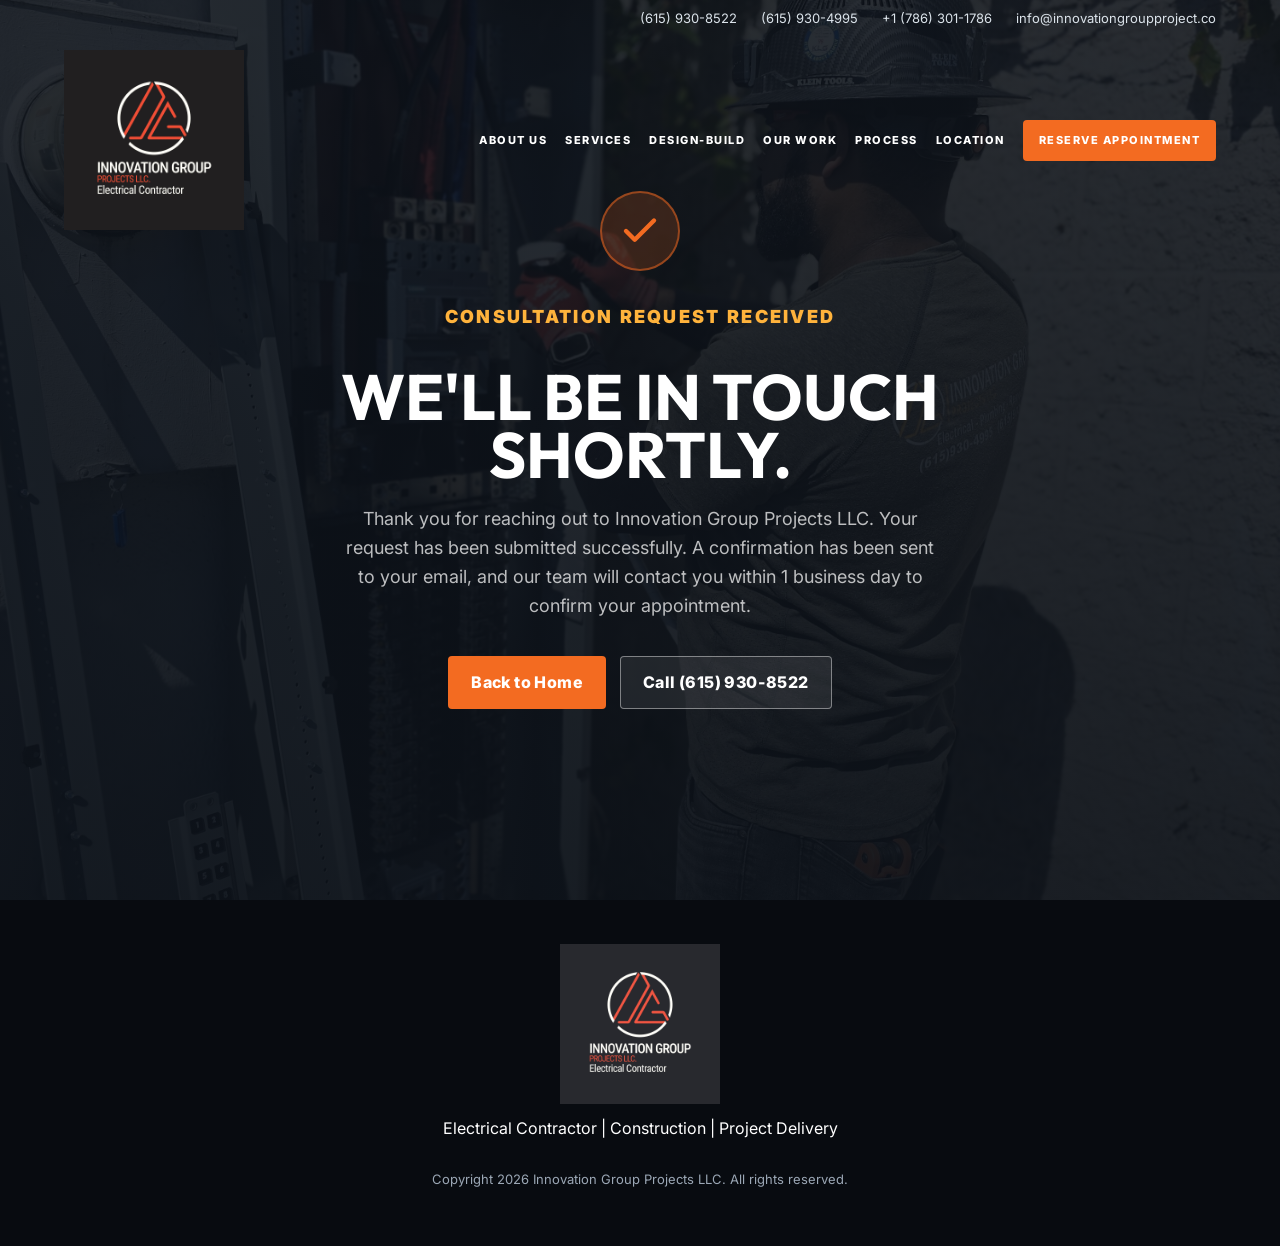
<file: thank-you.html>
<!DOCTYPE html>
<html lang="en">
<head>
  <meta charset="UTF-8">
  <meta name="viewport" content="width=device-width, initial-scale=1">
  <title>Request Received | Innovation Group Projects LLC</title>
  <meta name="description" content="Your consultation request was received. The Innovation Group Projects team will be in touch shortly.">
  <meta name="robots" content="noindex, nofollow">
  <link rel="icon" href="innovation-logo.svg" type="image/svg+xml">
  <link rel="preconnect" href="https://fonts.googleapis.com">
  <link href="https://fonts.googleapis.com/css2?family=Inter:wght@300;400;600;700;900&family=Outfit:wght@400;600;700;900&display=swap" rel="stylesheet">
  <link rel="stylesheet" href="styles.css">
  <style>
    .thankyou-page {
      min-height: 100vh;
      display: grid;
      place-items: center;
      padding: clamp(72px, 10vw, 140px) clamp(18px, 5vw, 72px);
      background:
        linear-gradient(rgba(12,17,24,0.88), rgba(12,17,24,0.94)),
        url("electrical-panel-work.jpg") center / cover;
      color: #fff;
      text-align: center;
    }

    .thankyou-box {
      max-width: 600px;
    }

    .thankyou-icon {
      width: 80px;
      height: 80px;
      margin: 0 auto 32px;
      border-radius: 50%;
      background: rgba(243,107,33,0.18);
      border: 2px solid rgba(243,107,33,0.5);
      display: grid;
      place-items: center;
    }

    .thankyou-icon svg {
      width: 42px;
      height: 42px;
      fill: none;
      stroke: #f36b21;
      stroke-width: 2.5;
      stroke-linecap: round;
      stroke-linejoin: round;
    }

    .thankyou-box .eyebrow {
      color: #ffb33c;
    }

    .thankyou-box h1 {
      font-size: clamp(36px, 6vw, 64px);
      margin-bottom: 20px;
    }

    .thankyou-box p {
      color: rgba(255,255,255,0.72);
      font-size: 18px;
      line-height: 1.6;
      margin-bottom: 36px;
    }

    .thankyou-actions {
      display: flex;
      flex-wrap: wrap;
      gap: 14px;
      justify-content: center;
    }
  </style>
</head>
<body>
  <header class="site-header" data-header="">
    <div class="topline">
      <a href="tel:6159308522">(615) 930-8522</a>
      <a href="tel:6159304995">(615) 930-4995</a>
      <a href="tel:17863011786">+1 (786) 301-1786</a>
      <a href="mailto:info@innovationgroupproject.co">info@innovationgroupproject.co</a>
    </div>
    <nav class="nav" aria-label="Primary navigation">
      <a class="brand" href="index.html" aria-label="Innovation Group Projects home">
        <img class="nav-logo" src="innovation-logo-new.jpg" alt="Innovation Group Projects LLC" onerror="this.src='innovation-logo.svg'">
      </a>
      <button class="menu-toggle" type="button" aria-label="Open navigation" aria-expanded="false" data-menu-toggle="">
        <span></span><span></span><span></span>
      </button>
      <div class="nav-links" data-nav-links="">
        <a href="about.html">About Us</a>
        <a href="index.html#services">Services</a>
        <a href="index.html#build">Design-Build</a>
        <a href="index.html#work">Our Work</a>
        <a href="index.html#process">Process</a>
        <a href="index.html#location">Location</a>
        <a href="index.html#contact" class="nav-cta">Reserve Appointment</a>
      </div>
    </nav>
  </header>

  <main>
    <div class="thankyou-page">
      <div class="thankyou-box">
        <div class="thankyou-icon">
          <svg viewBox="0 0 24 24" aria-hidden="true">
            <polyline points="20 6 9 17 4 12"/>
          </svg>
        </div>
        <p class="eyebrow">Consultation Request Received</p>
        <h1>We'll be in touch shortly.</h1>
        <p>Thank you for reaching out to Innovation Group Projects LLC. Your request has been submitted successfully. A confirmation has been sent to your email, and our team will contact you within 1 business day to confirm your appointment.</p>
        <div class="thankyou-actions">
          <a class="button button-primary" href="index.html">Back to Home</a>
          <a class="button button-ghost" href="tel:6159308522">Call (615) 930-8522</a>
        </div>
      </div>
    </div>
  </main>

  <footer class="footer">
    <img class="site-logo" src="innovation-logo-new.jpg" alt="Innovation Group Projects LLC" onerror="this.src='innovation-logo.svg'">
    <p>Electrical Contractor | Construction | Project Delivery</p>
    <p class="fine">Copyright 2026 Innovation Group Projects LLC. All rights reserved.</p>
  </footer>

  <script src="script.js"></script>
</body>
</html>
</file>
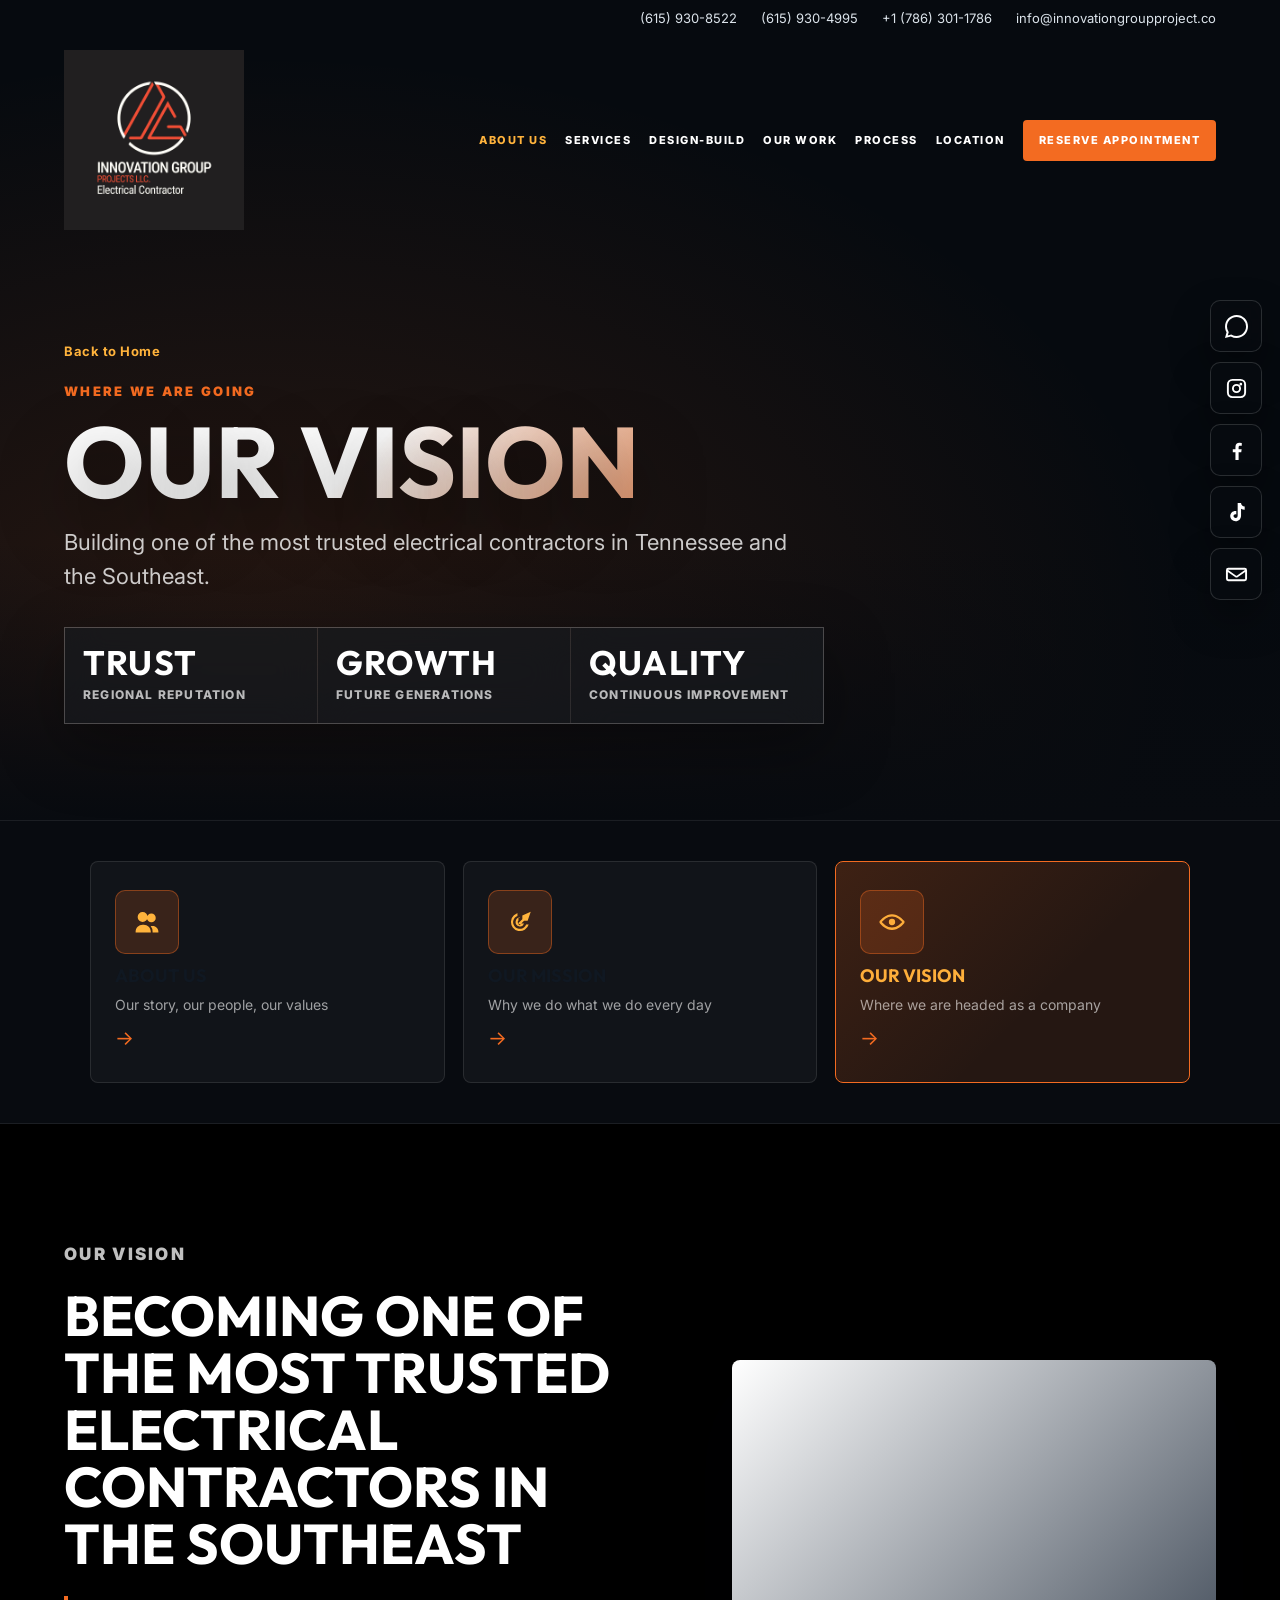
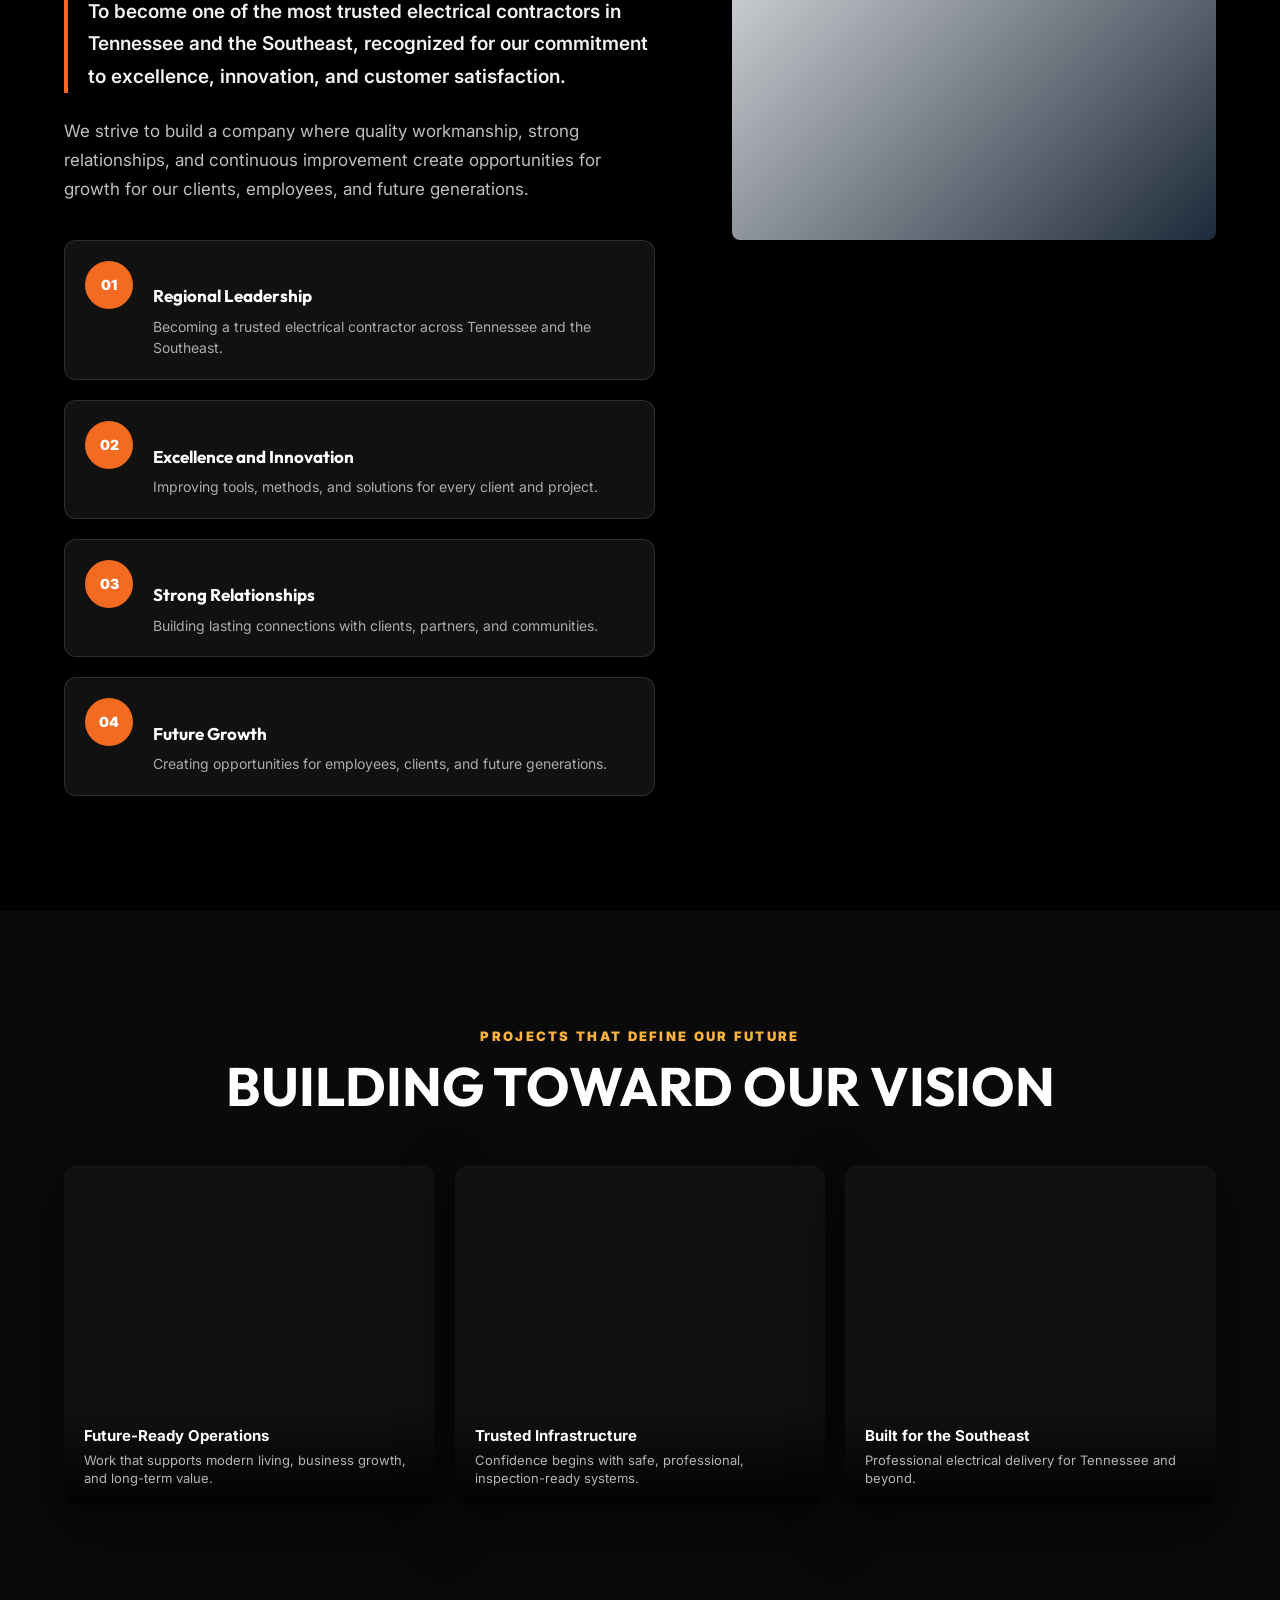
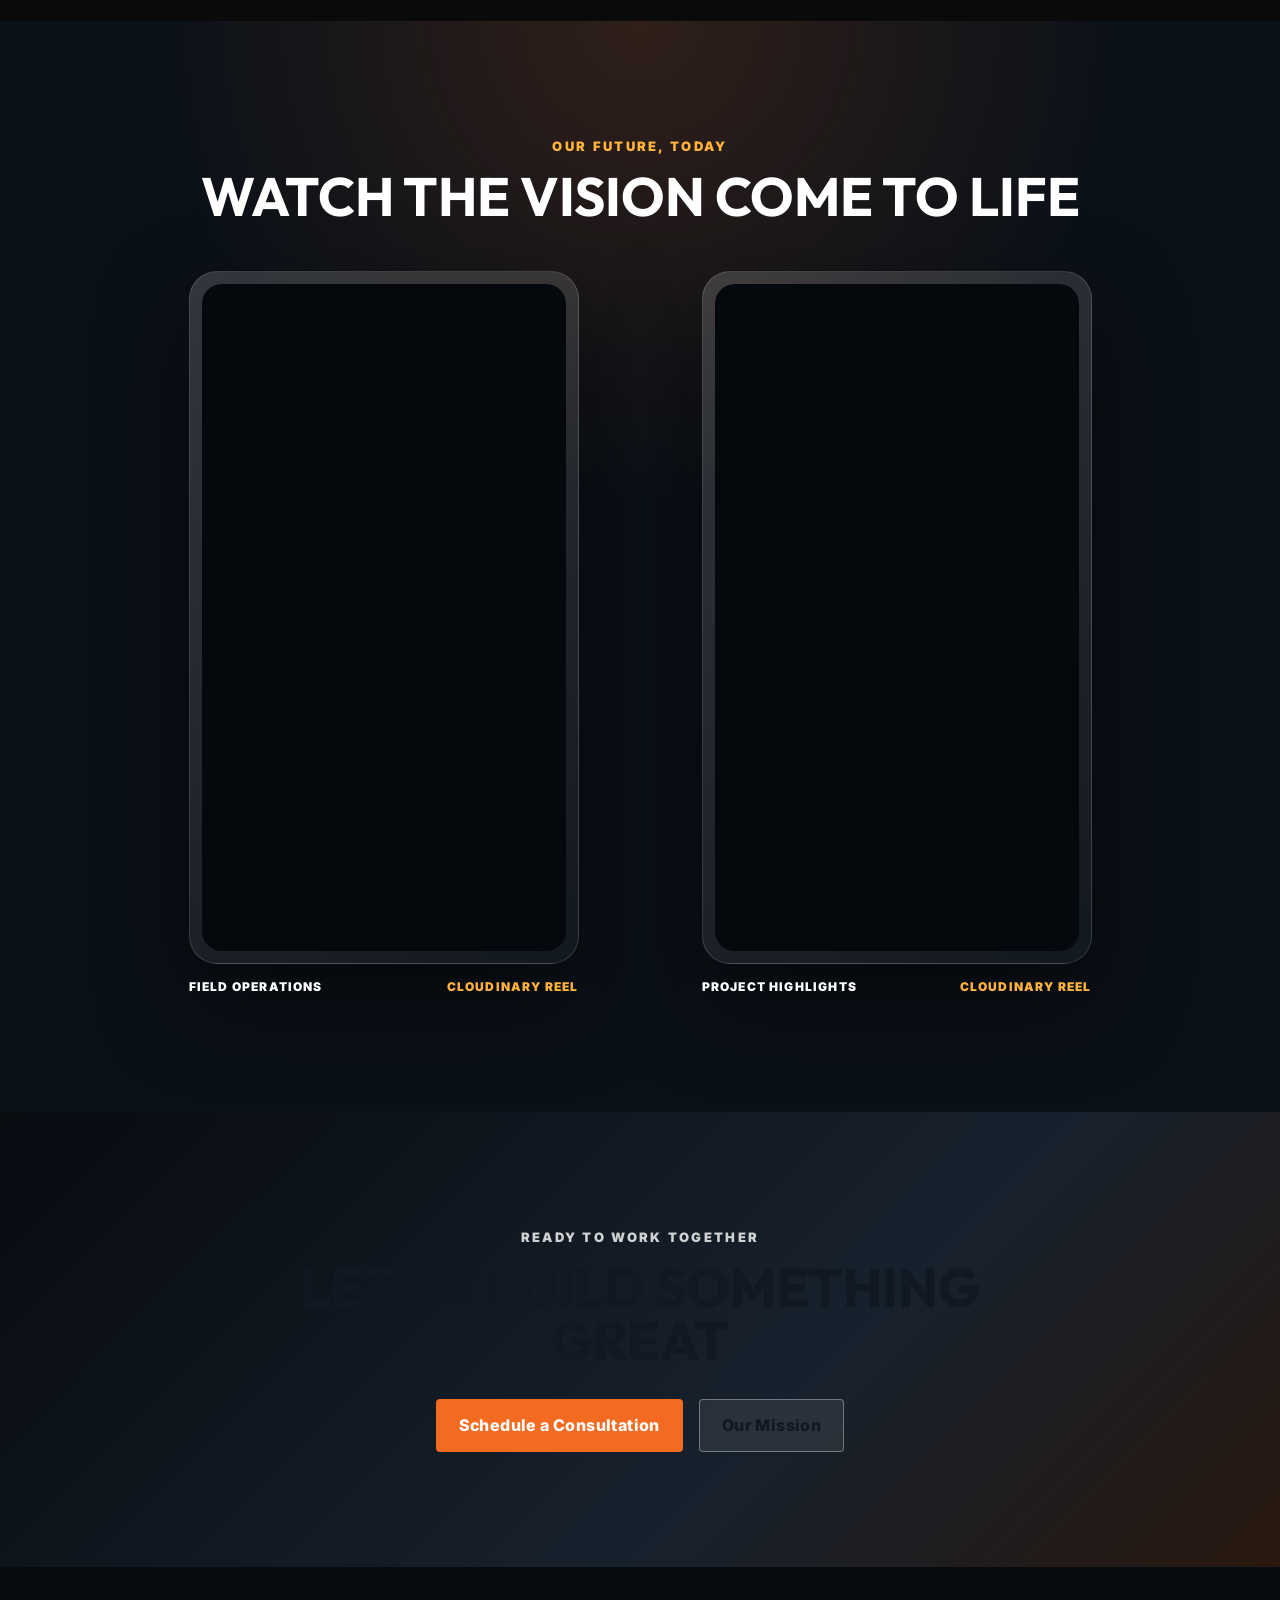
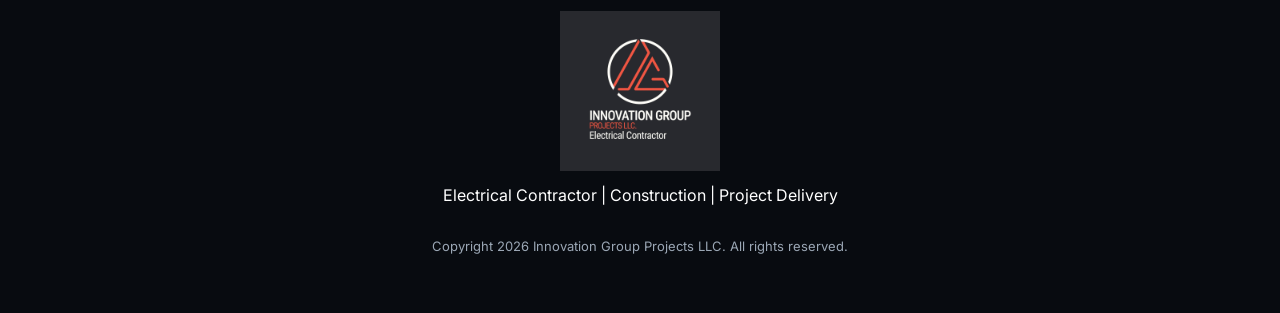
<file: vision.html>
<!DOCTYPE html>
<html lang="en">
<head>
  <meta charset="UTF-8">
  <meta name="viewport" content="width=device-width, initial-scale=1">
  <title>Our Vision | Innovation Group Projects LLC</title>
  <meta name="description" content="Our vision is to become one of the most trusted electrical contractors in Tennessee and the Southeast.">
  <link rel="icon" href="innovation-logo.svg" type="image/svg+xml">
  <link rel="stylesheet" href="styles.css">
  <link rel="stylesheet" href="about-styles.css">
  <link rel="stylesheet" href="premium-about.css">
  <link rel="preconnect" href="https://fonts.googleapis.com">
  <link href="https://fonts.googleapis.com/css2?family=Inter:wght@300;400;600;700;900&family=Outfit:wght@400;600;700;900&display=swap" rel="stylesheet">
</head>
<body class="detail-page dark-page">
<header class="site-header" data-header=""><div class="topline"><a href="tel:6159308522">(615) 930-8522</a><a href="tel:6159304995">(615) 930-4995</a><a href="tel:17863011786">+1 (786) 301-1786</a><a href="mailto:info@innovationgroupproject.co">info@innovationgroupproject.co</a></div><nav class="nav" aria-label="Primary navigation"><a class="brand" href="index.html" aria-label="Innovation Group Projects home"><img class="nav-logo" src="innovation-logo-new.jpg" alt="Innovation Group Projects LLC" onerror="this.src='innovation-logo.svg'"></a><button class="menu-toggle" type="button" aria-label="Open navigation" aria-expanded="false" data-menu-toggle=""><span></span><span></span><span></span></button><div class="nav-links" data-nav-links=""><a href="about.html">About Us</a><a href="index.html#services">Services</a><a href="index.html#build">Design-Build</a><a href="index.html#work">Our Work</a><a href="index.html#process">Process</a><a href="index.html#location">Location</a><a href="index.html#contact" class="nav-cta">Reserve Appointment</a></div></nav></header>
<main><section class="detail-hero vision-hero has-video"><div class="about-hero-video-wrap"><video src="media/innovation-field-reel.mp4" autoplay muted loop playsinline aria-hidden="true"></video></div><div class="detail-hero-overlay"></div><div class="detail-hero-content"><a href="index.html" class="back-link">Back to Home</a><p class="eyebrow">Where We Are Going</p><h1>Our Vision</h1><p class="detail-hero-sub">Building one of the most trusted electrical contractors in Tennessee and the Southeast.</p><div class="premium-hero-stats"><span><strong>Trust</strong>Regional reputation</span><span><strong>Growth</strong>Future generations</span><span><strong>Quality</strong>Continuous improvement</span></div></div></section><section class="about-cards-section"><div class="about-cards-wrapper">
<a href="about.html" class="about-card"><div class="about-card-icon"><svg class="aic-svg" viewBox="0 0 24 24" aria-hidden="true"><path d="M8.25 12a4.25 4.25 0 1 1 0-8.5 4.25 4.25 0 0 1 0 8.5Zm7.5.25a3.75 3.75 0 1 1 0-7.5 3.75 3.75 0 0 1 0 7.5ZM2.25 21v-.7c0-3.35 2.72-6.05 6.08-6.05h.84c3.36 0 6.08 2.7 6.08 6.05v.7h-13Zm14.55 0v-.7a7.82 7.82 0 0 0-1.63-4.78 5.36 5.36 0 0 1 1.12-.12h.62c2.68 0 4.84 2.16 4.84 4.82V21H16.8Z"/></svg></div><h3>About Us</h3><p>Our story, our people, our values</p><span class="card-arrow">&#8594;</span></a>
<a href="mission.html" class="about-card"><div class="about-card-icon"><svg class="aic-svg" viewBox="0 0 24 24" aria-hidden="true"><path d="M21.2 3.2 18.55 11h-3.1l-3.82 3.82-1.45-1.45L14 9.55v-3.1l7.2-3.25ZM12 4.25a7.75 7.75 0 1 0 7.44 9.93h-2.2A5.75 5.75 0 1 1 9.82 6.76v-2.2A7.72 7.72 0 0 0 12 4.25Zm0 4a3.75 3.75 0 1 0 3.5 5.08h-2.32A1.75 1.75 0 1 1 10.67 10.8V8.5A3.8 3.8 0 0 0 12 8.25Z"/></svg></div><h3>Our Mission</h3><p>Why we do what we do every day</p><span class="card-arrow">&#8594;</span></a>
<a href="vision.html" class="about-card active-card"><div class="about-card-icon"><svg class="aic-svg" viewBox="0 0 24 24" aria-hidden="true"><path d="M12 5.25c5.23 0 9.2 4.28 10.42 5.78.46.57.46 1.38 0 1.94-1.22 1.5-5.19 5.78-10.42 5.78S2.8 14.47 1.58 12.97a1.54 1.54 0 0 1 0-1.94C2.8 9.53 6.77 5.25 12 5.25Zm0 2C7.86 7.25 4.6 10.47 3.3 12c1.3 1.53 4.56 4.75 8.7 4.75s7.4-3.22 8.7-4.75c-1.3-1.53-4.56-4.75-8.7-4.75Zm0 2.05A2.7 2.7 0 1 1 12 14.7a2.7 2.7 0 0 1 0-5.4Z"/></svg></div><h3>Our Vision</h3><p>Where we are headed as a company</p><span class="card-arrow">&#8594;</span></a>
</div></section><section class="detail-content-section"><div class="detail-content-grid"><div class="detail-text reveal-up"><p class="eyebrow">Our Vision</p><h2>Becoming One of the Most Trusted Electrical Contractors in the Southeast</h2><p class="mission-statement">To become one of the most trusted electrical contractors in Tennessee and the Southeast, recognized for our commitment to excellence, innovation, and customer satisfaction.</p><p>We strive to build a company where quality workmanship, strong relationships, and continuous improvement create opportunities for growth for our clients, employees, and future generations.</p><div class="vision-goals"><div class="vision-goal reveal-up"><div class="goal-number">01</div><div class="goal-content"><h4>Regional Leadership</h4><p>Becoming a trusted electrical contractor across Tennessee and the Southeast.</p></div></div><div class="vision-goal reveal-up"><div class="goal-number">02</div><div class="goal-content"><h4>Excellence and Innovation</h4><p>Improving tools, methods, and solutions for every client and project.</p></div></div><div class="vision-goal reveal-up"><div class="goal-number">03</div><div class="goal-content"><h4>Strong Relationships</h4><p>Building lasting connections with clients, partners, and communities.</p></div></div><div class="vision-goal reveal-up"><div class="goal-number">04</div><div class="goal-content"><h4>Future Growth</h4><p>Creating opportunities for employees, clients, and future generations.</p></div></div></div></div><div class="detail-side reveal-up"><div class="vision-horizon-card card-fullvideo"><video autoplay muted loop playsinline><source src="media/innovation-field-reel.mp4" type="video/mp4"></video></div></div></div></section><section class="video-gallery-section"><div class="video-gallery-header"><p class="eyebrow">Projects That Define Our Future</p><h2>Building Toward Our Vision</h2></div><div class="video-gallery-grid">
  <div class="video-gallery-item">
    <video autoplay muted loop playsinline><source src="video1.mp4" type="video/mp4"></video>
    <div class="video-gallery-caption"><strong>Future-Ready Operations</strong><span>Work that supports modern living, business growth, and long-term value.</span></div>
  </div>
  <div class="video-gallery-item">
    <video autoplay muted loop playsinline><source src="video2.mp4" type="video/mp4"></video>
    <div class="video-gallery-caption"><strong>Trusted Infrastructure</strong><span>Confidence begins with safe, professional, inspection-ready systems.</span></div>
  </div>
  <div class="video-gallery-item">
    <video autoplay muted loop playsinline><source src="media/innovation-field-reel.mp4" type="video/mp4"></video>
    <div class="video-gallery-caption"><strong>Built for the Southeast</strong><span>Professional electrical delivery for Tennessee and beyond.</span></div>
  </div>
</div></section><section class="video-section"><div class="video-section-header"><p class="eyebrow">Our Future, Today</p><h2>Watch the Vision Come to Life</h2></div><div class="video-stage"><article class="reel-card reveal-up"><div class="reel-frame"><div class="reel-screen"><iframe src="https://player.cloudinary.com/embed/?cloud_name=dgnuckbev&public_id=_Reel_IG_Sept_17_lvvgu9&autoplay=true&muted=true&controls=false&loop=true" allow="autoplay; fullscreen; encrypted-media; picture-in-picture" allowfullscreen title="Innovation Group Projects field operations reel"></iframe></div></div><div class="reel-label">Field Operations <span>Cloudinary Reel</span></div></article><article class="reel-card reveal-up" style="animation-delay:.15s"><div class="reel-frame"><div class="reel-screen"><iframe src="https://player.cloudinary.com/embed/?cloud_name=dgnuckbev&public_id=Reel_IG_Sept_2_jgglur&autoplay=true&muted=true&controls=false&loop=true" allow="autoplay; fullscreen; encrypted-media; picture-in-picture" allowfullscreen title="Innovation Group Projects project highlights reel"></iframe></div></div><div class="reel-label">Project Highlights <span>Cloudinary Reel</span></div></article></div></section><section class="next-section-cta next-section-cta--orange"><div class="next-cta-inner"><p class="eyebrow">Ready to Work Together</p><h2>Let us Build Something Great</h2><div class="next-cta-btns"><a href="index.html#contact" class="button button-primary">Schedule a Consultation</a><a href="mission.html" class="button button-ghost-dark">Our Mission</a></div></div></section></main>
<div class="social-dock" aria-label="Social links">
  <a class="social-link social-whatsapp" href="https://wa.me/17863157792" target="_blank" rel="noopener" aria-label="WhatsApp"><svg viewBox="0 0 24 24" aria-hidden="true"><path d="M20.52 3.48A11.9 11.9 0 0 0 12.04 0C5.42 0 .04 5.38.04 12c0 2.11.55 4.17 1.6 5.98L0 24l6.17-1.62A11.96 11.96 0 0 0 12.04 24C18.66 24 24 18.62 24 12c0-3.2-1.24-6.21-3.48-8.52ZM12.04 21.96c-1.8 0-3.55-.48-5.09-1.38l-.36-.21-3.66.96.98-3.57-.23-.37A9.9 9.9 0 0 1 2.08 12c0-5.48 4.48-9.96 9.96-9.96 2.66 0 5.16 1.04 7.04 2.92A9.88 9.88 0 0 1 21.96 12c0 5.48-4.44 9.96-9.92 9.96Z"/></svg></a>
  <a class="social-link social-instagram" href="https://www.instagram.com/inngroupprojectsllc?igsh=aWY5ZjM4aHNkbzIw" target="_blank" rel="noopener" aria-label="Instagram"><svg viewBox="0 0 24 24" aria-hidden="true"><path d="M7.75 2h8.5A5.76 5.76 0 0 1 22 7.75v8.5A5.76 5.76 0 0 1 16.25 22h-8.5A5.76 5.76 0 0 1 2 16.25v-8.5A5.76 5.76 0 0 1 7.75 2Zm0 2A3.75 3.75 0 0 0 4 7.75v8.5A3.75 3.75 0 0 0 7.75 20h8.5A3.75 3.75 0 0 0 20 16.25v-8.5A3.75 3.75 0 0 0 16.25 4h-8.5Zm8.75 2.1a1.4 1.4 0 1 1 0 2.8 1.4 1.4 0 0 1 0-2.8ZM12 7.25A4.75 4.75 0 1 1 12 16.75 4.75 4.75 0 0 1 12 7.25Zm0 2A2.75 2.75 0 1 0 12 14.75 2.75 2.75 0 0 0 12 9.25Z"/></svg></a>
  <a class="social-link social-facebook" href="https://www.instagram.com/inngroupprojectsllc?igsh=aWY5ZjM4aHNkbzIw" target="_blank" rel="noopener" aria-label="Facebook"><svg viewBox="0 0 24 24" aria-hidden="true"><path d="M14.2 22v-8.2h2.75l.42-3.2H14.2V8.55c0-.93.26-1.56 1.6-1.56h1.7V4.12A22.8 22.8 0 0 0 15.02 4c-2.45 0-4.12 1.5-4.12 4.24v2.36H8.12v3.2h2.78V22h3.3Z"/></svg></a>
  <a class="social-link social-tiktok" href="https://www.tiktok.com/@innovationgroupprojects" target="_blank" rel="noopener" aria-label="TikTok"><svg viewBox="0 0 24 24" aria-hidden="true"><path d="M16.7 2c.35 2.3 1.64 3.67 3.85 3.82v3.42a7.52 7.52 0 0 1-3.8-1.11v6.95c0 3.52-2.29 6.05-5.65 6.05-3.09 0-5.65-2.35-5.65-5.35 0-3.34 2.93-5.9 6.35-5.28v3.54c-1.6-.5-2.9.37-2.9 1.69 0 1.14.96 2.01 2.13 2.01 1.36 0 2.2-.82 2.2-2.61V2h3.47Z"/></svg></a>
  <a class="social-link social-email" href="mailto:info@innovationgroupproject.co" aria-label="Email"><svg viewBox="0 0 24 24" aria-hidden="true"><path d="M3.5 5h17A2.5 2.5 0 0 1 23 7.5v9A2.5 2.5 0 0 1 20.5 19h-17A2.5 2.5 0 0 1 1 16.5v-9A2.5 2.5 0 0 1 3.5 5Zm0 2c-.18 0-.35.05-.5.14l8.65 6.1c.21.15.49.15.7 0L21 7.14A1 1 0 0 0 20.5 7h-17Zm17 10a.5.5 0 0 0 .5-.5V9.38l-7.5 5.29a2.6 2.6 0 0 1-3 0L3 9.38v7.12c0 .28.22.5.5.5h17Z"/></svg></a>
</div><footer class="footer"><img class="site-logo" src="innovation-logo-new.jpg" alt="Innovation Group Projects LLC" onerror="this.src='innovation-logo.svg'"><p>Electrical Contractor | Construction | Project Delivery</p><p class="fine">Copyright 2026 Innovation Group Projects LLC. All rights reserved.</p></footer><script src="script.js"></script><script src="about-script.js"></script></body></html>
</file>
<file: styles.css>
:root {
  --ink: #ffffff;
  --navy: #111923;
  --steel: #8a96a3;
  --muted: #9ba7b5;
  --paper: #06090e;
  --white: #101822;
  --orange: #f36b21;
  --amber: #ffb33c;
  --line: rgba(255, 255, 255, 0.12);
  --shadow: 0 22px 60px rgba(0, 0, 0, 0.8);
}

* {
  box-sizing: border-box;
}

html {
  scroll-behavior: smooth;
}

body {
  margin: 0;
  color: var(--ink);
  background: var(--paper);
  font-family: Arial, Helvetica, sans-serif;
  line-height: 1.55;
}

img {
  display: block;
  max-width: 100%;
}

a {
  color: inherit;
  text-decoration: none;
}

.site-header {
  position: fixed;
  inset: 0 0 auto;
  z-index: 50;
  color: var(--ink);
  /* Sin fondo en ningÃºn estado â€” solo logo y letras visibles */
  background: transparent !important;
  box-shadow: none !important;
  backdrop-filter: none !important;
}

/* Fondo al hacer scroll eliminado â€” header siempre transparente */
.site-header.is-scrolled {
  background: transparent;
  box-shadow: none;
  backdrop-filter: none;
}

.topline {
  display: flex;
  justify-content: flex-end;
  gap: 24px;
  padding: 8px clamp(18px, 5vw, 72px);
  background: transparent;
  font-size: 13px;
  color: #dbe3ea;
}

.topline a:hover,
.nav-links a:hover {
  color: var(--amber);
}

.nav {
  display: flex;
  align-items: center;
  justify-content: space-between;
  padding: 14px clamp(18px, 5vw, 72px);
}

/* â”€â”€ Logo del navbar: COMPLETAMENTE SEPARADO del panel â”€â”€ */
/* La franja negra siempre mide lo mismo porque height estÃ¡ fijo.  */
/* Para hacer el logo mÃ¡s grande: sube solo el valor de "width".   */
/* El nav NO se estira porque height: 70px es inamovible.          */
.brand {
  flex-shrink: 0;
}

.nav-logo {
  width: 280px;    /* Aumentado a 280px para que se lea perfectamente "Electrical Contractor" */
  height: auto;    
  max-height: 180px;
  object-fit: contain;
  object-position: left center;
  display: block;
  mix-blend-mode: screen; /* elimina el fondo negro de la imagen JPG */
}

/* â”€â”€ Logo estÃ¡ndar en el resto del sitio (footer, pÃ¡ginas internas) â”€â”€ */
.site-logo {
  width: 160px;
  height: auto;
  object-fit: contain;
  display: block;
  mix-blend-mode: screen; /* elimina el fondo negro de la imagen JPG tambiÃ©n en footer y otras pÃ¡ginas */
}

.nav-links {
  display: flex;
  align-items: center;
  gap: 18px;
  font-size: 11px;
  font-weight: 800;
  letter-spacing: 1.5px;
  text-transform: uppercase;
}

.nav-cta,
.button {
  border-radius: 4px;
  font-weight: 800;
}

.nav-cta {
  padding: 12px 16px;
  background: var(--orange);
  color: #ffffff;
}

.menu-toggle {
  display: none;
  width: 44px;
  height: 44px;
  border: 1px solid rgba(255, 255, 255, 0.35);
  background: rgba(255, 255, 255, 0.08);
  border-radius: 4px;
  padding: 10px;
}

.menu-toggle span {
  display: block;
  height: 2px;
  margin: 5px 0;
  background: var(--white);
}

.hero {
  position: relative;
  min-height: 96vh;
  display: grid;
  align-items: end;
  padding: 190px clamp(18px, 5vw, 72px) 76px;
  overflow: hidden;
  color: #ffffff;
}

.hero-media,
.hero-overlay {
  position: absolute;
  inset: 0;
}

.hero-media img {
  width: 100%;
  height: 100%;
  object-fit: cover;
  object-position: 42% 50%;
  animation: cinematic-pan 18s ease-in-out infinite alternate;
  transform-origin: center;
}

.hero-overlay {
  background:
    linear-gradient(90deg, rgba(5, 8, 12, 0.91) 0%, rgba(5, 8, 12, 0.62) 46%, rgba(5, 8, 12, 0.28) 100%),
    linear-gradient(0deg, rgba(5, 8, 12, 0.78), rgba(5, 8, 12, 0.08) 55%);
}

.hero-content {
  position: relative;
  width: min(780px, 100%);
}

.eyebrow,
.section-kicker {
  margin: 0 0 14px;
  color: var(--orange);
  font-size: 13px;
  font-weight: 900;
  letter-spacing: 2.3px;
  text-transform: uppercase;
}

h1,
h2,
h3,
p {
  margin-top: 0;
}

h1,
h2,
h3 {
  text-transform: uppercase;
}

h1 {
  margin-bottom: 24px;
  font-size: clamp(36px, 5.5vw, 72px);
  line-height: 0.92;
  letter-spacing: 0;
}

h2 {
  margin-bottom: 18px;
  font-size: clamp(34px, 4.7vw, 64px);
  line-height: 0.98;
  letter-spacing: 0;
  overflow-wrap: break-word;
  word-wrap: break-word;
  word-break: break-word;
  hyphens: auto;
}

h3 {
  margin-bottom: 12px;
  font-size: 22px;
  line-height: 1.1;
}

.hero-copy {
  width: min(660px, 100%);
  color: #dfe6ed;
  font-size: clamp(17px, 2vw, 21px);
}

.hero-actions {
  display: flex;
  flex-wrap: wrap;
  gap: 14px;
  margin-top: 32px;
}

.button {
  display: inline-flex;
  align-items: center;
  justify-content: center;
  min-height: 50px;
  padding: 13px 22px;
  border: 1px solid transparent;
  letter-spacing: 0.4px;
}

.button-primary {
  background: var(--orange);
  color: #ffffff;
}

.button-ghost {
  border-color: rgba(255, 255, 255, 0.42);
  background: rgba(255, 255, 255, 0.08);
}

.button:hover,
.nav-cta:hover {
  transform: translateY(-1px);
  box-shadow: 0 12px 28px rgba(0, 0, 0, 0.22);
}

.hero-card {
  position: absolute;
  right: clamp(18px, 5vw, 72px);
  bottom: 52px;
  width: min(360px, calc(100% - 36px));
  padding: 24px;
  border-left: 5px solid var(--orange);
  background: rgba(12, 17, 24, 0.82);
  backdrop-filter: blur(12px);
  box-shadow: var(--shadow);
}

.hero-card span,
.contact-options span,
.quick-contact span {
  display: block;
  color: var(--amber);
  font-size: 12px;
  font-weight: 900;
  letter-spacing: 1.7px;
  text-transform: uppercase;
}

.hero-card strong {
  display: block;
  margin-top: 8px;
  font-size: 20px;
  line-height: 1.22;
}

.quick-contact {
  display: grid;
  grid-template-columns: repeat(3, 1fr);
  background: var(--navy);
  color: #ffffff;
}

.quick-contact a {
  padding: 24px clamp(18px, 4vw, 52px);
  border-right: 1px solid rgba(255, 255, 255, 0.12);
  font-weight: 800;
  overflow-wrap: anywhere;
}

.section {
  padding: clamp(72px, 9vw, 128px) clamp(18px, 5vw, 72px);
}

.intro-grid,
.section-heading.split,
.feature-band,
.contact-panel {
  display: grid;
  grid-template-columns: minmax(0, 1.05fr) minmax(280px, 0.95fr);
  gap: clamp(32px, 6vw, 86px);
  align-items: center;
}

.intro {
  background: var(--white);
}

.intro p,
.section-heading p,
.feature-copy p,
.process article p,
.service-card p,
.contact-panel p {
  color: var(--muted);
  font-size: 17px;
}

.feature-band .feature-copy p {
  color: rgba(255, 255, 255, 0.75);
}

.feature-band .feature-copy h2 {
  color: #fff;
}

.feature-band .eyebrow {
  color: var(--amber);
}

.section-heading {
  width: min(800px, 100%);
  margin-bottom: 42px;
}

.services {
  background: #eef2f5;
}

.service-grid {
  display: grid;
  grid-template-columns: repeat(4, 1fr);
  gap: 18px;
}

.service-card {
  min-height: 300px;
  padding: 28px;
  background: var(--white);
  border: 1px solid var(--line);
  border-radius: 8px;
  box-shadow: 0 14px 38px rgba(12, 17, 24, 0.07);
}

.service-card .icon,
.process article span {
  display: inline-flex;
  align-items: center;
  justify-content: center;
  width: 48px;
  height: 48px;
  margin-bottom: 28px;
  background: var(--ink);
  color: var(--amber);
  border-radius: 50%;
  font-weight: 900;
}

.feature-band {
  min-height: 760px;
  padding: clamp(72px, 9vw, 120px) clamp(18px, 5vw, 72px);
  background: #000 !important;
  color: #fff !important;
  overflow: hidden;
}

.check-list {
  display: grid;
  gap: 12px;
  margin: 26px 0 0;
  padding: 0;
  list-style: none;
}

.check-list li {
  position: relative;
  padding-left: 30px;
  color: #e8edf2;
  font-weight: 700;
}

.check-list li::before {
  content: "";
  position: absolute;
  left: 0;
  top: 8px;
  width: 14px;
  height: 8px;
  border-left: 3px solid var(--orange);
  border-bottom: 3px solid var(--orange);
  transform: rotate(-45deg);
}

.image-stack {
  position: relative;
  min-height: 590px;
  isolation: isolate;
}

.image-stack img {
  position: absolute;
  width: 72%;
  height: 430px;
  object-fit: cover;
  border-radius: 8px;
  box-shadow: var(--shadow);
  animation: ai-float 7s ease-in-out infinite;
}

.image-stack::after,
.gallery-item::after,
.map-card::after {
  content: "";
  position: absolute;
  inset: 0;
  pointer-events: none;
  background: linear-gradient(115deg, transparent 0%, rgba(255, 255, 255, 0.18) 44%, transparent 58%);
  mix-blend-mode: screen;
  opacity: 0.75;
  transform: translateX(-120%);
  animation: light-scan 5.8s ease-in-out infinite;
}

.back-image {

  right: 0;
  animation-delay: -1.4s;
}

.front-image {
  left: 0;
  bottom: 0;
  object-position: 55% 50%;
  animation-delay: -3.2s;
}

.work {
  background: var(--white);
}

.gallery {
  display: grid;
  grid-template-columns: 1.35fr 0.85fr;
  grid-template-rows: repeat(2, minmax(260px, 1fr));
  gap: 18px;
}

.gallery-item {
  position: relative;
  margin: 0;
  overflow: hidden;
  border-radius: 8px;
  background: var(--ink);
  isolation: isolate;
}

.gallery-item.large {
  grid-row: 1 / span 2;
}

.gallery-item img {
  width: 100%;
  height: 100%;
  min-height: 260px;
  object-fit: cover;
  transition: transform 480ms ease;
  animation: gallery-drift 12s ease-in-out infinite alternate;
}

.gallery-item:hover img {
  transform: scale(1.04);
}

.gallery-item figcaption {
  position: absolute;
  left: 18px;
  right: 18px;
  bottom: 18px;
  padding: 13px 15px;
  border-left: 4px solid var(--orange);
  background: rgba(12, 17, 24, 0.84);
  color: #ffffff;
  font-weight: 900;
}

.stats {
  display: grid;
  grid-template-columns: repeat(3, 1fr);
  background: var(--orange);
  color: var(--ink);
}

.stats div {
  padding: 34px clamp(18px, 4vw, 72px);
  border-right: 1px solid rgba(12, 17, 24, 0.22);
}

.stats strong {
  display: block;
  font-size: clamp(30px, 4vw, 54px);
  line-height: 1;
}

.stats span {
  display: block;
  margin-top: 10px;
  font-weight: 900;
}

.process {
  background: #eef2f5;
}

.process-grid {
  display: grid;
  grid-template-columns: repeat(4, 1fr);
  gap: 18px;
}

.process article {
  padding: 24px;
  border-top: 5px solid var(--orange);
  background: var(--white);
  border-radius: 8px;
}

.location {
  background: var(--white);
}

.location-grid {
  display: grid;
  grid-template-columns: minmax(0, 1.25fr) minmax(300px, 0.75fr);
  gap: 18px;
  align-items: stretch;
}

.map-card {
  position: relative;
  min-height: 440px;
  overflow: hidden;
  border-radius: 8px;
  background: var(--ink);
  box-shadow: var(--shadow);
  isolation: isolate;
}

.map-card::before {
  content: "";
  position: absolute;
  inset: 0;
  background:
    linear-gradient(25deg, transparent 47%, rgba(255, 179, 60, 0.55) 48%, rgba(255, 179, 60, 0.55) 52%, transparent 53%),
    linear-gradient(115deg, transparent 42%, rgba(255, 255, 255, 0.18) 43%, rgba(255, 255, 255, 0.18) 47%, transparent 48%),
    linear-gradient(0deg, rgba(12, 17, 24, 0.7), rgba(12, 17, 24, 0.15)),
    repeating-linear-gradient(90deg, #17212d 0 52px, #1d2936 52px 56px, #17212d 56px 108px);
  opacity: 1;
}

.map-fallback {
  position: absolute;
  inset: auto 24px 24px;
  z-index: 2;
  display: grid;
  gap: 10px;
  width: min(360px, calc(100% - 48px));
  padding: 20px;
  border-left: 5px solid var(--orange);
  border-radius: 6px;
  background: rgba(255, 255, 255, 0.94);
  box-shadow: var(--shadow);
}

.map-fallback span {
  color: var(--orange);
  font-size: 12px;
  font-weight: 900;
  letter-spacing: 1.7px;
  text-transform: uppercase;
}

.map-fallback strong {
  font-size: 28px;
  line-height: 1.05;
}

.map-card iframe {
  position: relative;
  z-index: 1;
  width: 100%;
  height: 100%;
  min-height: 440px;
  border: 0;
  filter: saturate(0.95) contrast(1.03);
  opacity: 0;
  transition: opacity 260ms ease;
}

.map-card.is-loaded iframe {
  opacity: 1;
}

.map-card.is-loaded .map-fallback {
  opacity: 0;
  visibility: hidden;
}

.location-panel {
  display: grid;
  align-content: center;
  padding: clamp(26px, 4vw, 44px);
  border: 1px solid var(--line);
  border-radius: 8px;
  background: #eef2f5;
}

.location-panel h3 {
  font-size: clamp(26px, 3vw, 38px);
}

.location-panel p:not(.eyebrow) {
  color: var(--muted);
  font-weight: 800;
}

.location-actions,
.booking-actions {
  display: flex;
  flex-wrap: wrap;
  gap: 12px;
  margin-top: 18px;
}

.button-outline {
  border-color: var(--line);
  background: var(--white);
  color: var(--ink);
}

.contact {
  padding: clamp(76px, 9vw, 128px) clamp(18px, 5vw, 72px);
  background:
    linear-gradient(rgba(12, 17, 24, 0.82), rgba(12, 17, 24, 0.88)),
    url("electrical-panel-work.jpg") center / cover;
}

.contact-panel {
  padding: clamp(30px, 5vw, 64px);
  background: var(--white);
  border-radius: 8px;
  box-shadow: var(--shadow);
}

.booking-form {
  display: grid;
  gap: 16px;
}

.field-row {
  display: grid;
  grid-template-columns: repeat(2, 1fr);
  gap: 14px;
}

.booking-form label {
  display: grid;
  gap: 8px;
}

.booking-form label span {
  color: var(--ink);
  font-size: 12px;
  font-weight: 900;
  letter-spacing: 1.4px;
  text-transform: uppercase;
}

.booking-form input,
.booking-form select,
.booking-form textarea {
  width: 100%;
  min-height: 48px;
  border: 1px solid var(--line);
  border-radius: 6px;
  padding: 12px 13px;
  color: var(--ink);
  background: #fdfefe;
  font: inherit;
}

.booking-form textarea {
  resize: vertical;
}

.booking-form input:focus,
.booking-form select:focus,
.booking-form textarea:focus {
  outline: 3px solid rgba(243, 107, 33, 0.22);
  border-color: var(--orange);
}

.booking-status {
  min-height: 48px;
  margin: 0;
  padding: 13px 14px;
  border-radius: 6px;
  background: #eef2f5;
  color: var(--muted);
  font-weight: 800;
}

.booking-status.is-success {
  background: #eefaf1;
  color: #176534;
}

.booking-status.is-error {
  background: #fff1ee;
  color: #9b2c14;
}

.contact-strip {
  grid-template-columns: repeat(4, 1fr);
  gap: 12px;
  width: min(1180px, 100%);
  margin: 18px auto 0;
}

.contact-strip a {
  background: var(--white);
}

.contact-options {
  display: grid;
  gap: 12px;
}

.contact-options a {
  padding: 18px;
  border: 1px solid var(--line);
  border-radius: 6px;
  font-weight: 900;
  overflow-wrap: anywhere;
}

.contact-options a:hover {
  border-color: var(--orange);
  background: #fff6ef;
}

.footer {
  display: grid;
  justify-items: center;
  gap: 12px;
  padding: 44px 18px;
  background: #080b10;
  color: #ffffff;
  text-align: center;
}

.footer img {
  width: 160px;
  height: auto;
  object-fit: contain;
}

.fine {
  color: #9ba7b5;
  font-size: 13px;
}

.reveal {
  opacity: 0;
  transform: translateY(18px);
  transition: opacity 500ms ease, transform 500ms ease;
}

.reveal.is-visible {
  opacity: 1;
  transform: translateY(0);
}

@keyframes cinematic-pan {
  0% {
    transform: scale(1.02) translate3d(-1.2%, -0.8%, 0);
  }

  100% {
    transform: scale(1.12) translate3d(1.8%, 1%, 0);
  }
}

@keyframes ai-float {

  0%,
  100% {
    transform: translate3d(0, 0, 0) scale(1);
  }

  50% {
    transform: translate3d(0, -14px, 0) scale(1.015);
  }
}

@keyframes gallery-drift {
  0% {
    transform: scale(1.01) translate3d(-0.5%, 0, 0);
  }

  100% {
    transform: scale(1.08) translate3d(0.9%, -0.7%, 0);
  }
}

@keyframes light-scan {

  0%,
  35% {
    transform: translateX(-120%);
  }

  72%,
  100% {
    transform: translateX(120%);
  }
}

@media (max-width: 1100px) {

  .service-grid,
  .process-grid {
    grid-template-columns: repeat(2, 1fr);
  }

  .hero-card {
    position: relative;
    right: auto;
    bottom: auto;
    margin-top: 36px;
  }
}

@media (max-width: 860px) {
  .topline {
    display: none;
  }

  .nav {
    background: rgba(12, 17, 24, 0.94);
  }

  .menu-toggle {
    display: block;
  }

  .nav-links {
    position: absolute;
    top: 100%;
    left: 0;
    right: 0;
    display: none;
    padding: 20px;
    background: rgba(12, 17, 24, 0.98);
    border-top: 1px solid rgba(255, 255, 255, 0.1);
  }

  .nav-links.is-open {
    display: grid;
  }

  .hero {
    min-height: 920px;
    padding-top: 132px;
  }

  .quick-contact,
  .intro-grid,
  .section-heading.split,
  .feature-band,
  .contact-panel,
  .stats,
  .location-grid,
  .contact-strip {
    grid-template-columns: 1fr;
  }

  .feature-band {
    min-height: auto;
  }

  .image-stack {
    min-height: 520px;
  }

  .image-stack img {
    height: 360px;
  }

  .gallery {
    grid-template-columns: 1fr;
    grid-template-rows: auto;
  }

  .gallery-item.large {
    grid-row: auto;
  }
}

@media (max-width: 620px) {
  .brand img {
    width: auto;
    max-width: 154px;
    max-height: 70px;
  }

  .hero {
    min-height: 820px;
  }

  h1 {
    font-size: clamp(42px, 14vw, 64px);
  }

  h2 {
    font-size: clamp(32px, 10vw, 46px);
  }

  .hero-actions,
  .button {
    width: 100%;
  }

  .service-grid,
  .process-grid,
  .field-row {
    grid-template-columns: 1fr;
  }

  .image-stack {
    min-height: 430px;
  }

  .image-stack img {
    width: 82%;
    height: 300px;
  }
}

@media (prefers-reduced-motion: reduce) {

  *,
  *::before,
  *::after {
    animation-duration: 0.01ms !important;
    animation-iteration-count: 1 !important;
    scroll-behavior: auto !important;
    transition-duration: 0.01ms !important;
  }
}

/* Ã¢â€â‚¬Ã¢â€â‚¬Ã¢â€â‚¬Ã¢â€â‚¬Ã¢â€â‚¬Ã¢â€â‚¬Ã¢â€â‚¬Ã¢â€â‚¬Ã¢â€â‚¬Ã¢â€â‚¬Ã¢â€â‚¬Ã¢â€â‚¬Ã¢â€â‚¬Ã¢â€â‚¬Ã¢â€â‚¬Ã¢â€â‚¬Ã¢â€â‚¬Ã¢â€â‚¬Ã¢â€â‚¬Ã¢â€â‚¬Ã¢â€â‚¬Ã¢â€â‚¬Ã¢â€â‚¬Ã¢â€â‚¬Ã¢â€â‚¬Ã¢â€â‚¬Ã¢â€â‚¬Ã¢â€â‚¬Ã¢â€â‚¬Ã¢â€â‚¬Ã¢â€â‚¬Ã¢â€â‚¬Ã¢â€â‚¬Ã¢â€â‚¬Ã¢â€â‚¬Ã¢â€â‚¬Ã¢â€â‚¬Ã¢â€â‚¬Ã¢â€â‚¬Ã¢â€â‚¬Ã¢â€â‚¬Ã¢â€â‚¬Ã¢â€â‚¬Ã¢â€â‚¬Ã¢â€â‚¬
   FONT OVERRIDE Ã¢â‚¬â€ Inter + Outfit
Ã¢â€â‚¬Ã¢â€â‚¬Ã¢â€â‚¬Ã¢â€â‚¬Ã¢â€â‚¬Ã¢â€â‚¬Ã¢â€â‚¬Ã¢â€â‚¬Ã¢â€â‚¬Ã¢â€â‚¬Ã¢â€â‚¬Ã¢â€â‚¬Ã¢â€â‚¬Ã¢â€â‚¬Ã¢â€â‚¬Ã¢â€â‚¬Ã¢â€â‚¬Ã¢â€â‚¬Ã¢â€â‚¬Ã¢â€â‚¬Ã¢â€â‚¬Ã¢â€â‚¬Ã¢â€â‚¬Ã¢â€â‚¬Ã¢â€â‚¬Ã¢â€â‚¬Ã¢â€â‚¬Ã¢â€â‚¬Ã¢â€â‚¬Ã¢â€â‚¬Ã¢â€â‚¬Ã¢â€â‚¬Ã¢â€â‚¬Ã¢â€â‚¬Ã¢â€â‚¬Ã¢â€â‚¬Ã¢â€â‚¬Ã¢â€â‚¬Ã¢â€â‚¬Ã¢â€â‚¬Ã¢â€â‚¬Ã¢â€â‚¬Ã¢â€â‚¬Ã¢â€â‚¬Ã¢â€â‚¬ */
body {
  font-family: 'Inter', Arial, Helvetica, sans-serif;
}

h1,
h2,
h3,
h4 {
  font-family: 'Outfit', Arial, Helvetica, sans-serif;
}

/* Ã¢â€â‚¬Ã¢â€â‚¬Ã¢â€â‚¬Ã¢â€â‚¬Ã¢â€â‚¬Ã¢â€â‚¬Ã¢â€â‚¬Ã¢â€â‚¬Ã¢â€â‚¬Ã¢â€â‚¬Ã¢â€â‚¬Ã¢â€â‚¬Ã¢â€â‚¬Ã¢â€â‚¬Ã¢â€â‚¬Ã¢â€â‚¬Ã¢â€â‚¬Ã¢â€â‚¬Ã¢â€â‚¬Ã¢â€â‚¬Ã¢â€â‚¬Ã¢â€â‚¬Ã¢â€â‚¬Ã¢â€â‚¬Ã¢â€â‚¬Ã¢â€â‚¬Ã¢â€â‚¬Ã¢â€â‚¬Ã¢â€â‚¬Ã¢â€â‚¬Ã¢â€â‚¬Ã¢â€â‚¬Ã¢â€â‚¬Ã¢â€â‚¬Ã¢â€â‚¬Ã¢â€â‚¬Ã¢â€â‚¬Ã¢â€â‚¬Ã¢â€â‚¬Ã¢â€â‚¬Ã¢â€â‚¬Ã¢â€â‚¬Ã¢â€â‚¬Ã¢â€â‚¬Ã¢â€â‚¬
   ABOUT US SECTION Ã¢â‚¬â€ INDEX PAGE
Ã¢â€â‚¬Ã¢â€â‚¬Ã¢â€â‚¬Ã¢â€â‚¬Ã¢â€â‚¬Ã¢â€â‚¬Ã¢â€â‚¬Ã¢â€â‚¬Ã¢â€â‚¬Ã¢â€â‚¬Ã¢â€â‚¬Ã¢â€â‚¬Ã¢â€â‚¬Ã¢â€â‚¬Ã¢â€â‚¬Ã¢â€â‚¬Ã¢â€â‚¬Ã¢â€â‚¬Ã¢â€â‚¬Ã¢â€â‚¬Ã¢â€â‚¬Ã¢â€â‚¬Ã¢â€â‚¬Ã¢â€â‚¬Ã¢â€â‚¬Ã¢â€â‚¬Ã¢â€â‚¬Ã¢â€â‚¬Ã¢â€â‚¬Ã¢â€â‚¬Ã¢â€â‚¬Ã¢â€â‚¬Ã¢â€â‚¬Ã¢â€â‚¬Ã¢â€â‚¬Ã¢â€â‚¬Ã¢â€â‚¬Ã¢â€â‚¬Ã¢â€â‚¬Ã¢â€â‚¬Ã¢â€â‚¬Ã¢â€â‚¬Ã¢â€â‚¬Ã¢â€â‚¬Ã¢â€â‚¬ */
.about-us-section {
  background: var(--navy);
  color: #ffffff;
}

.about-us-section .section-heading h2 {
  color: #ffffff;
}

.about-us-section .eyebrow {
  color: var(--amber);
}

.about-index-grid {
  display: grid;
  grid-template-columns: repeat(3, 1fr);
  gap: 24px;
  max-width: 1200px;
  margin: 0 auto;
}

.about-index-card {
  display: flex;
  flex-direction: column;
  gap: 16px;
  padding: 36px 30px;
  border-radius: 16px;
  background: rgba(255, 255, 255, 0.04);
  border: 1px solid rgba(255, 255, 255, 0.1);
  color: #ffffff;
  text-decoration: none;
  position: relative;
  overflow: hidden;
  transition: transform 280ms ease, border-color 280ms ease, background 280ms ease, box-shadow 280ms ease;
}

.about-index-card::before {
  content: '';
  position: absolute;
  inset: 0;
  background: linear-gradient(135deg, rgba(243, 107, 33, 0.1) 0%, transparent 65%);
  opacity: 0;
  transition: opacity 280ms ease;
}

.about-index-card:hover {
  transform: translateY(-8px);
  border-color: rgba(243, 107, 33, 0.55);
  background: rgba(255, 255, 255, 0.07);
  box-shadow: 0 24px 56px rgba(0, 0, 0, 0.38);
}

.about-index-card:hover::before {
  opacity: 1;
}

.aic-top {
  display: flex;
  align-items: center;
  justify-content: space-between;
}

.aic-icon-wrap {
  width: 56px;
  height: 56px;
  border-radius: 14px;
  background: rgba(255, 255, 255, 0.08);
  border: 1px solid rgba(255, 255, 255, 0.14);
  display: flex;
  align-items: center;
  justify-content: center;
}

.aic-icon-wrap--orange {
  background: rgba(243, 107, 33, 0.18);
  border-color: rgba(243, 107, 33, 0.35);
}

.aic-icon-wrap--amber {
  background: rgba(255, 179, 60, 0.18);
  border-color: rgba(255, 179, 60, 0.35);
}

.aic-icon {
  font-size: 26px;
}

.aic-num {
  font-family: 'Outfit', sans-serif;
  font-size: 48px;
  font-weight: 900;
  color: rgba(255, 255, 255, 0.08);
  line-height: 1;
}

.about-index-card h3 {
  font-size: 24px;
  font-weight: 700;
  margin: 0;
  color: #ffffff;
}

.about-index-card p {
  font-size: 15px;
  line-height: 1.65;
  color: rgba(255, 255, 255, 0.62);
  margin: 0;
  flex: 1;
}

.aic-cta {
  display: flex;
  align-items: center;
  gap: 10px;
  font-size: 13px;
  font-weight: 700;
  color: var(--orange);
  letter-spacing: 0.5px;
  text-transform: uppercase;
  margin-top: 8px;
}

.aic-arrow {
  font-size: 18px;
  transition: transform 220ms ease;
}

.about-index-card:hover .aic-arrow {
  transform: translateX(6px);
}

/* Trust bar below the cards */
.about-trust-bar {
  display: grid;
  grid-template-columns: repeat(4, 1fr);
  gap: 0;
  max-width: 1200px;
  margin: 48px auto 0;
  border-top: 1px solid rgba(255, 255, 255, 0.1);
  padding-top: 36px;
}

.trust-item {
  padding: 0 24px;
  border-right: 1px solid rgba(255, 255, 255, 0.1);
}

.trust-item:first-child {
  padding-left: 0;
}

.trust-item:last-child {
  border-right: none;
}

.trust-item strong {
  display: block;
  font-family: 'Outfit', sans-serif;
  font-size: clamp(22px, 3vw, 30px);
  font-weight: 900;
  color: var(--orange);
  line-height: 1;
  margin-bottom: 8px;
}

.trust-item span {
  font-size: 14px;
  color: rgba(255, 255, 255, 0.55);
  line-height: 1.45;
}

@media (max-width: 1100px) {
  .about-index-grid {
    grid-template-columns: 1fr;
  }

  .about-trust-bar {
    grid-template-columns: repeat(2, 1fr);
    gap: 24px;
  }

  .trust-item {
    border-right: none;
    padding: 0;
  }
}

@media (max-width: 600px) {
  .about-trust-bar {
    grid-template-columns: 1fr;
  }
}


/* Home social dock, premium cards, and project carousel */
.social-dock {
  position: fixed;
  right: 18px;
  top: 50%;
  transform: translateY(-50%);
  z-index: 80;
  display: grid;
  gap: 10px;
}

.social-link {
  width: 52px;
  height: 52px;
  display: grid;
  place-items: center;
  border-radius: 10px;
  color: #fff;
  background: rgba(8, 11, 16, 0.82);
  border: 1px solid rgba(255, 255, 255, 0.14);
  box-shadow: 0 18px 38px rgba(0, 0, 0, 0.34);
  backdrop-filter: blur(16px);
  transition: transform 180ms ease, border-color 180ms ease, background 180ms ease;
}

.social-link:hover {
  transform: translateX(-4px);
  border-color: rgba(255, 255, 255, 0.34);
}

.social-link svg {
  width: 25px;
  height: 25px;
  fill: currentColor;
}

.social-whatsapp:hover {
  background: #25d366;
}

.social-instagram:hover {
  background: linear-gradient(135deg, #feda75, #fa7e1e, #d62976, #962fbf, #4f5bd5);
}

.social-facebook:hover {
  background: #1877f2;
}

.social-tiktok:hover {
  background: #05070a;
}

.social-email:hover {
  background: var(--orange);
}

.about-index-card {
  border-radius: 8px;
  background: #10171f;
  border-color: rgba(255, 255, 255, 0.12);
}

.about-index-card.active-card,
.about-index-card:hover {
  border-color: var(--orange);
  background: linear-gradient(135deg, rgba(243, 107, 33, 0.2), #10171f 58%);
}

.aic-icon-wrap {
  width: 64px;
  height: 64px;
  border-radius: 10px;
  background: rgba(243, 107, 33, 0.18);
  border: 1px solid rgba(243, 107, 33, 0.42);
  color: var(--amber);
}

.aic-icon-wrap--orange,
.aic-icon-wrap--amber {
  background: rgba(243, 107, 33, 0.18);
  border-color: rgba(243, 107, 33, 0.42);
}

.aic-svg {
  width: 28px;
  height: 28px;
  fill: currentColor;
}

.home-carousel-section {
  padding: clamp(72px, 9vw, 126px) clamp(18px, 5vw, 72px);
  background: #080b10;
  color: #ffffff;
}

.home-carousel-section .section-heading {
  width: min(1180px, 100%);
  margin-left: auto;
  margin-right: auto;
}

.home-carousel-section .section-heading h2 {
  color: #ffffff;
}

.home-carousel-section .section-heading p:not(.eyebrow) {
  color: rgba(255, 255, 255, 0.66);
}

.home-carousel {
  position: relative;
  width: min(1180px, 100%);
  margin: 0 auto;
  overflow: hidden;
  border-radius: 8px;
  border: 1px solid rgba(255, 255, 255, 0.13);
  background: #05080c;
  box-shadow: 0 42px 100px rgba(0, 0, 0, 0.48);
}

.home-carousel-track {
  display: flex;
  transition: transform 620ms cubic-bezier(0.22, 0.61, 0.36, 1);
}

.home-carousel-slide {
  position: relative;
  flex: 0 0 100%;
  height: clamp(420px, 62vw, 720px);
  overflow: hidden;
  background: #05080c;
}

.home-carousel-slide img {
  width: 100%;
  height: 100%;
  object-fit: cover;
  filter: saturate(1.05) contrast(1.02);
  transform: scale(1.02);
}

.home-carousel-slide::after {
  content: "";
  position: absolute;
  inset: 0;
  background: linear-gradient(90deg, rgba(5, 8, 12, 0.76), rgba(5, 8, 12, 0.18) 55%, rgba(5, 8, 12, 0.38));
}

.home-slide-caption {
  position: absolute;
  left: clamp(18px, 5vw, 64px);
  bottom: clamp(20px, 5vw, 58px);
  z-index: 2;
  width: min(560px, calc(100% - 36px));
  padding: 22px 24px;
  border-left: 4px solid var(--orange);
  background: rgba(8, 11, 16, 0.72);
  backdrop-filter: blur(18px);
  color: #ffffff;
}

.home-slide-caption span {
  display: block;
  margin-bottom: 8px;
  color: var(--amber);
  font-size: 12px;
  font-weight: 900;
  letter-spacing: 1.8px;
  text-transform: uppercase;
}

.home-slide-caption strong {
  display: block;
  font-family: 'Outfit', sans-serif;
  font-size: clamp(24px, 3.4vw, 42px);
  line-height: 1;
}

.home-carousel-btn,
.carousel-btn {
  font-size: 0;
}

.home-carousel-btn {
  position: absolute;
  top: 50%;
  z-index: 5;
  width: 54px;
  height: 54px;
  border: 1px solid rgba(255, 255, 255, 0.18);
  border-radius: 8px;
  color: #ffffff;
  background: rgba(8, 11, 16, 0.72);
  backdrop-filter: blur(14px);
  cursor: pointer;
  transform: translateY(-50%);
  display: grid;
  place-items: center;
}

.home-carousel-prev {
  left: 18px;
}

.home-carousel-next {
  right: 18px;
}

.carousel-arrow-icon {
  width: 28px;
  height: 28px;
  fill: currentColor;
}

.home-carousel-dots {
  position: absolute;
  left: 50%;
  bottom: 18px;
  z-index: 5;
  display: flex;
  gap: 8px;
  transform: translateX(-50%);
}

.home-carousel-dot {
  width: 9px;
  height: 9px;
  padding: 0;
  border: 0;
  border-radius: 50%;
  background: rgba(255, 255, 255, 0.42);
  cursor: pointer;
}

.home-carousel-dot.is-active {
  background: var(--orange);
  transform: scale(1.45);
}

@media (max-width: 900px) {
  .social-dock {
    position: static;
    transform: none;
    display: flex;
    justify-content: center;
    padding: 18px;
    background: #080b10;
  }
}

@media (max-width: 620px) {
  .home-carousel-slide {
    height: 420px;
  }

  .home-slide-caption {
    left: 14px;
    right: 14px;
    bottom: 14px;
    width: auto;
    padding: 18px;
  }
}


/* Media expansion: video and contained cinematic carousels */
.home-carousel-slide {
  height: clamp(360px, 48vw, 560px);
}

.home-carousel-slide img {
  object-fit: contain;
  background: #05080c;
}

.home-slide-caption {
  bottom: clamp(16px, 4vw, 36px);
}

.field-video-section,
.cinematic-carousel-section {
  padding: clamp(72px, 9vw, 126px) clamp(18px, 5vw, 72px);
  background: #080b10;
  color: #ffffff;
}

.field-video-section {
  display: flex;
  flex-direction: column;
  align-items: center;
  text-align: center;
  gap: clamp(28px, 5vw, 40px);
  border-top: 1px solid rgba(255, 255, 255, 0.08);
}

.field-video-copy {
  max-width: 560px;
}

.field-video-copy h2,
.cinematic-carousel-section .section-heading h2 {
  color: #ffffff;
}

.field-video-copy p:not(.eyebrow),
.cinematic-carousel-section .section-heading p:not(.eyebrow) {
  color: rgba(255, 255, 255, 0.68);
  font-size: 17px;
}

.field-video-frame {
  display: flex;
  justify-content: center;
  width: 100%;
}

.field-video-frame video {
  width: 100%;
  max-height: min(72vh, 720px);
  display: block;
  object-fit: contain;
  background: #05080c;
}

.cinematic-carousel-section:nth-of-type(even) {
  background: #101822;
}

.cinematic-carousel-section .section-heading {
  width: min(1180px, 100%);
  margin-left: auto;
  margin-right: auto;
}

.cinematic-carousel {
  position: relative;
  width: min(1180px, 100%);
  margin: 0 auto;
  overflow: hidden;
  border-radius: 8px;
  border: 1px solid rgba(255, 255, 255, 0.14);
  background: #05080c;
  box-shadow: 0 42px 100px rgba(0, 0, 0, 0.48);
}

.cinematic-track {
  display: flex;
  transition: transform 720ms cubic-bezier(0.22, 0.61, 0.36, 1);
}

.cinematic-slide {
  position: relative;
  flex: 0 0 100%;
  height: clamp(390px, 54vw, 640px);
  display: grid;
  place-items: center;
  isolation: isolate;
  overflow: hidden;
}

.cinematic-backdrop {
  position: absolute;
  inset: 0;
  width: 100%;
  height: 100%;
  object-fit: cover;
  filter: blur(24px) saturate(1.1) brightness(0.48);
  transform: scale(1.08);
  z-index: -2;
}

.cinematic-slide::after {
  content: "";
  position: absolute;
  inset: 0;
  background:
    linear-gradient(90deg, rgba(5, 8, 12, 0.78), rgba(5, 8, 12, 0.1) 48%, rgba(5, 8, 12, 0.58)),
    linear-gradient(0deg, rgba(5, 8, 12, 0.66), rgba(5, 8, 12, 0.04) 55%);
  z-index: -1;
}

.cinematic-image {
  width: 100%;
  height: 100%;
  object-fit: contain;
  padding: clamp(12px, 2vw, 24px);
  filter: drop-shadow(0 28px 60px rgba(0, 0, 0, 0.38));
}

.cinematic-caption {
  position: absolute;
  left: clamp(18px, 5vw, 62px);
  bottom: clamp(18px, 5vw, 48px);
  z-index: 3;
  width: min(560px, calc(100% - 36px));
  padding: 20px 22px;
  border-left: 4px solid var(--orange);
  background: rgba(8, 11, 16, 0.72);
  backdrop-filter: blur(18px);
  color: #ffffff;
}

.cinematic-caption span {
  display: block;
  margin-bottom: 8px;
  color: var(--amber);
  font-size: 12px;
  font-weight: 900;
  letter-spacing: 1.8px;
  text-transform: uppercase;
}

.cinematic-caption strong {
  display: block;
  font-family: 'Outfit', sans-serif;
  font-size: clamp(21px, 3vw, 36px);
  line-height: 1.05;
}

.cinematic-btn {
  position: absolute;
  top: 50%;
  z-index: 5;
  width: 54px;
  height: 54px;
  border: 1px solid rgba(255, 255, 255, 0.18);
  border-radius: 8px;
  color: #ffffff;
  background: rgba(8, 11, 16, 0.72);
  backdrop-filter: blur(14px);
  cursor: pointer;
  transform: translateY(-50%);
  display: grid;
  place-items: center;
  font-size: 0;
}

.cinematic-prev {
  left: 18px;
}

.cinematic-next {
  right: 18px;
}

.cinematic-dots {
  position: absolute;
  left: 50%;
  bottom: 18px;
  z-index: 5;
  display: flex;
  gap: 8px;
  transform: translateX(-50%);
}

.cinematic-dot {
  width: 9px;
  height: 9px;
  padding: 0;
  border: 0;
  border-radius: 50%;
  background: rgba(255, 255, 255, 0.42);
  cursor: pointer;
}

.cinematic-dot.is-active {
  background: var(--orange);
  transform: scale(1.45);
}

.cinematic-counter {
  position: absolute;
  right: 22px;
  bottom: 18px;
  z-index: 5;
  display: flex;
  align-items: center;
  gap: 8px;
  color: rgba(255, 255, 255, 0.72);
  font-size: 12px;
  font-weight: 900;
  letter-spacing: 1.4px;
}

.cinematic-counter b {
  width: 34px;
  height: 1px;
  background: rgba(255, 255, 255, 0.38);
}

@media (max-width: 900px) {
  .field-video-section {
    grid-template-columns: 1fr;
  }

  .cinematic-slide {
    height: 520px;
  }
}

@media (max-width: 620px) {

  .home-carousel-slide,
  .cinematic-slide {
    height: 430px;
  }

  .cinematic-image {
    padding: 8px;
  }

  .cinematic-caption {
    left: 14px;
    right: 14px;
    bottom: 48px;
    width: auto;
    padding: 16px;
  }

  .cinematic-counter {
    display: none;
  }
}


/* Responsive hero background carousel */
.hero-media-carousel {
  background: #05080c;
}

.hero-bg-slide {
  position: absolute;
  inset: 0;
  width: 100%;
  height: 100%;
  object-fit: cover;
  object-position: center;
  opacity: 0;
  transform: scale(1.04);
  transition: opacity 900ms ease, transform 5200ms ease;
}

.hero-bg-slide.is-active {
  opacity: 1;
  transform: scale(1.1);
}

.hero-content {
  max-width: min(900px, 100%);
}

.hero h1 {
  max-width: 930px;
  font-size: clamp(44px, 7vw, 104px);
}

.hero-copy {
  max-width: 700px;
}

@media (max-width: 1100px) {
  .hero {
    min-height: 820px;
    align-items: end;
  }

  .nav-links {
    gap: 14px;
    font-size: 12px;
  }
}

@media (max-width: 860px) {
  .hero {
    min-height: 760px;
    padding-top: 130px;
    padding-bottom: 44px;
  }

  .hero h1 {
    font-size: clamp(42px, 13vw, 72px);
  }

  .hero-copy {
    font-size: 16px;
  }
}

@media (max-width: 620px) {
  .hero {
    min-height: 700px;
  }

  .hero-bg-slide {
    object-position: center;
  }

  .hero-actions .button {
    width: 100%;
  }
}

/* Ã¢â€â‚¬Ã¢â€â‚¬Ã¢â€â‚¬Ã¢â€â‚¬Ã¢â€â‚¬Ã¢â€â‚¬Ã¢â€â‚¬Ã¢â€â‚¬Ã¢â€â‚¬Ã¢â€â‚¬Ã¢â€â‚¬Ã¢â€â‚¬Ã¢â€â‚¬Ã¢â€â‚¬Ã¢â€â‚¬Ã¢â€â‚¬Ã¢â€â‚¬Ã¢â€â‚¬Ã¢â€â‚¬Ã¢â€â‚¬Ã¢â€â‚¬Ã¢â€â‚¬Ã¢â€â‚¬Ã¢â€â‚¬Ã¢â€â‚¬Ã¢â€â‚¬Ã¢â€â‚¬Ã¢â€â‚¬Ã¢â€â‚¬Ã¢â€â‚¬Ã¢â€â‚¬Ã¢â€â‚¬Ã¢â€â‚¬Ã¢â€â‚¬Ã¢â€â‚¬Ã¢â€â‚¬Ã¢â€â‚¬Ã¢â€â‚¬Ã¢â€â‚¬Ã¢â€â‚¬Ã¢â€â‚¬Ã¢â€â‚¬Ã¢â€â‚¬Ã¢â€â‚¬Ã¢â€â‚¬
   QUICK CONTACT Ã¢â‚¬â€ 4 columns
Ã¢â€â‚¬Ã¢â€â‚¬Ã¢â€â‚¬Ã¢â€â‚¬Ã¢â€â‚¬Ã¢â€â‚¬Ã¢â€â‚¬Ã¢â€â‚¬Ã¢â€â‚¬Ã¢â€â‚¬Ã¢â€â‚¬Ã¢â€â‚¬Ã¢â€â‚¬Ã¢â€â‚¬Ã¢â€â‚¬Ã¢â€â‚¬Ã¢â€â‚¬Ã¢â€â‚¬Ã¢â€â‚¬Ã¢â€â‚¬Ã¢â€â‚¬Ã¢â€â‚¬Ã¢â€â‚¬Ã¢â€â‚¬Ã¢â€â‚¬Ã¢â€â‚¬Ã¢â€â‚¬Ã¢â€â‚¬Ã¢â€â‚¬Ã¢â€â‚¬Ã¢â€â‚¬Ã¢â€â‚¬Ã¢â€â‚¬Ã¢â€â‚¬Ã¢â€â‚¬Ã¢â€â‚¬Ã¢â€â‚¬Ã¢â€â‚¬Ã¢â€â‚¬Ã¢â€â‚¬Ã¢â€â‚¬Ã¢â€â‚¬Ã¢â€â‚¬Ã¢â€â‚¬Ã¢â€â‚¬ */
.quick-contact--4col {
  grid-template-columns: repeat(4, 1fr);
}

@media (max-width: 860px) {
  .quick-contact--4col {
    grid-template-columns: repeat(2, 1fr);
  }
}

@media (max-width: 480px) {
  .quick-contact--4col {
    grid-template-columns: 1fr;
  }
}

/* Ã¢â€â‚¬Ã¢â€â‚¬Ã¢â€â‚¬Ã¢â€â‚¬Ã¢â€â‚¬Ã¢â€â‚¬Ã¢â€â‚¬Ã¢â€â‚¬Ã¢â€â‚¬Ã¢â€â‚¬Ã¢â€â‚¬Ã¢â€â‚¬Ã¢â€â‚¬Ã¢â€â‚¬Ã¢â€â‚¬Ã¢â€â‚¬Ã¢â€â‚¬Ã¢â€â‚¬Ã¢â€â‚¬Ã¢â€â‚¬Ã¢â€â‚¬Ã¢â€â‚¬Ã¢â€â‚¬Ã¢â€â‚¬Ã¢â€â‚¬Ã¢â€â‚¬Ã¢â€â‚¬Ã¢â€â‚¬Ã¢â€â‚¬Ã¢â€â‚¬Ã¢â€â‚¬Ã¢â€â‚¬Ã¢â€â‚¬Ã¢â€â‚¬Ã¢â€â‚¬Ã¢â€â‚¬Ã¢â€â‚¬Ã¢â€â‚¬Ã¢â€â‚¬Ã¢â€â‚¬Ã¢â€â‚¬Ã¢â€â‚¬Ã¢â€â‚¬Ã¢â€â‚¬Ã¢â€â‚¬
   BRAND LOGO GRID Ã¢â‚¬â€ Associations & Certificates
   All cards are identical size, image is
   contained (never cropped) inside the card.
Ã¢â€â‚¬Ã¢â€â‚¬Ã¢â€â‚¬Ã¢â€â‚¬Ã¢â€â‚¬Ã¢â€â‚¬Ã¢â€â‚¬Ã¢â€â‚¬Ã¢â€â‚¬Ã¢â€â‚¬Ã¢â€â‚¬Ã¢â€â‚¬Ã¢â€â‚¬Ã¢â€â‚¬Ã¢â€â‚¬Ã¢â€â‚¬Ã¢â€â‚¬Ã¢â€â‚¬Ã¢â€â‚¬Ã¢â€â‚¬Ã¢â€â‚¬Ã¢â€â‚¬Ã¢â€â‚¬Ã¢â€â‚¬Ã¢â€â‚¬Ã¢â€â‚¬Ã¢â€â‚¬Ã¢â€â‚¬Ã¢â€â‚¬Ã¢â€â‚¬Ã¢â€â‚¬Ã¢â€â‚¬Ã¢â€â‚¬Ã¢â€â‚¬Ã¢â€â‚¬Ã¢â€â‚¬Ã¢â€â‚¬Ã¢â€â‚¬Ã¢â€â‚¬Ã¢â€â‚¬Ã¢â€â‚¬Ã¢â€â‚¬Ã¢â€â‚¬Ã¢â€â‚¬Ã¢â€â‚¬ */
.associations-section,
.certificates-section {
  padding: clamp(56px, 7vw, 96px) clamp(18px, 5vw, 72px);
  text-align: center;
}

.associations-section {
  background: #fff;
  color: #111923;
}

.certificates-section {
  background: #080b10;
  color: #ffffff;
}

.brand-section-title {
  margin: 0 0 clamp(28px, 4vw, 48px);
  font-size: clamp(26px, 3.5vw, 42px);
  font-family: 'Outfit', sans-serif;
}

.cert-title {
  color: #ffffff;
}

.brand-logo-grid {
  display: grid;
  grid-template-columns: repeat(4, 1fr);
  gap: clamp(16px, 2.5vw, 32px);
  max-width: 1100px;
  margin: 0 auto;
  align-items: stretch;
}

/* Each card: fixed height, white bg, centered image */
.brand-logo-card {
  display: flex;
  align-items: center;
  justify-content: center;
  height: 180px;
  padding: 24px;
  background: #fff;
  border-radius: 12px;
  box-shadow: 0 6px 24px rgba(0, 0, 0, 0.10);
  border: 1px solid rgba(0, 0, 0, 0.07);
  transition: transform 220ms ease, box-shadow 220ms ease;
}

.brand-logo-card:hover {
  transform: translateY(-4px);
  box-shadow: 0 14px 38px rgba(0, 0, 0, 0.16);
}

.brand-logo-card img {
  width: 100%;
  height: 100%;
  object-fit: contain;
  display: block;
}

/* Dark variant for certificates section */
.brand-logo-card--dark {
  background: #13191f;
  border-color: rgba(255, 255, 255, 0.1);
  box-shadow: 0 6px 24px rgba(0, 0, 0, 0.36);
}

.brand-logo-card--dark:hover {
  box-shadow: 0 14px 38px rgba(0, 0, 0, 0.52);
}

@media (max-width: 900px) {
  .brand-logo-grid {
    grid-template-columns: repeat(2, 1fr);
  }

  .brand-logo-card {
    height: 160px;
  }
}

@media (max-width: 480px) {
  .brand-logo-grid {
    grid-template-columns: repeat(2, 1fr);
  }

  .brand-logo-card {
    height: 130px;
    padding: 16px;
  }
}

/* Ã¢â€¢ÂÃ¢â€¢ÂÃ¢â€¢ÂÃ¢â€¢ÂÃ¢â€¢ÂÃ¢â€¢ÂÃ¢â€¢ÂÃ¢â€¢ÂÃ¢â€¢ÂÃ¢â€¢ÂÃ¢â€¢ÂÃ¢â€¢ÂÃ¢â€¢ÂÃ¢â€¢ÂÃ¢â€¢ÂÃ¢â€¢ÂÃ¢â€¢ÂÃ¢â€¢ÂÃ¢â€¢ÂÃ¢â€¢ÂÃ¢â€¢ÂÃ¢â€¢ÂÃ¢â€¢ÂÃ¢â€¢ÂÃ¢â€¢ÂÃ¢â€¢ÂÃ¢â€¢ÂÃ¢â€¢ÂÃ¢â€¢ÂÃ¢â€¢ÂÃ¢â€¢ÂÃ¢â€¢ÂÃ¢â€¢ÂÃ¢â€¢ÂÃ¢â€¢ÂÃ¢â€¢ÂÃ¢â€¢ÂÃ¢â€¢ÂÃ¢â€¢ÂÃ¢â€¢ÂÃ¢â€¢ÂÃ¢â€¢ÂÃ¢â€¢ÂÃ¢â€¢ÂÃ¢â€¢ÂÃ¢â€¢ÂÃ¢â€¢ÂÃ¢â€¢ÂÃ¢â€¢ÂÃ¢â€¢ÂÃ¢â€¢ÂÃ¢â€¢ÂÃ¢â€¢ÂÃ¢â€¢ÂÃ¢â€¢ÂÃ¢â€¢ÂÃ¢â€¢ÂÃ¢â€¢ÂÃ¢â€¢ÂÃ¢â€¢ÂÃ¢â€¢ÂÃ¢â€¢ÂÃ¢â€¢Â
   COMPREHENSIVE MOBILE RESPONSIVE Ã¢â‚¬â€ Production Polish
   Target: identical visual quality on 320pxÃ¢â‚¬â€œ1440px+ screens
Ã¢â€¢ÂÃ¢â€¢ÂÃ¢â€¢ÂÃ¢â€¢ÂÃ¢â€¢ÂÃ¢â€¢ÂÃ¢â€¢ÂÃ¢â€¢ÂÃ¢â€¢ÂÃ¢â€¢ÂÃ¢â€¢ÂÃ¢â€¢ÂÃ¢â€¢ÂÃ¢â€¢ÂÃ¢â€¢ÂÃ¢â€¢ÂÃ¢â€¢ÂÃ¢â€¢ÂÃ¢â€¢ÂÃ¢â€¢ÂÃ¢â€¢ÂÃ¢â€¢ÂÃ¢â€¢ÂÃ¢â€¢ÂÃ¢â€¢ÂÃ¢â€¢ÂÃ¢â€¢ÂÃ¢â€¢ÂÃ¢â€¢ÂÃ¢â€¢ÂÃ¢â€¢ÂÃ¢â€¢ÂÃ¢â€¢ÂÃ¢â€¢ÂÃ¢â€¢ÂÃ¢â€¢ÂÃ¢â€¢ÂÃ¢â€¢ÂÃ¢â€¢ÂÃ¢â€¢ÂÃ¢â€¢ÂÃ¢â€¢ÂÃ¢â€¢ÂÃ¢â€¢ÂÃ¢â€¢ÂÃ¢â€¢ÂÃ¢â€¢ÂÃ¢â€¢ÂÃ¢â€¢ÂÃ¢â€¢ÂÃ¢â€¢ÂÃ¢â€¢ÂÃ¢â€¢ÂÃ¢â€¢ÂÃ¢â€¢ÂÃ¢â€¢ÂÃ¢â€¢ÂÃ¢â€¢ÂÃ¢â€¢ÂÃ¢â€¢ÂÃ¢â€¢ÂÃ¢â€¢ÂÃ¢â€¢Â */

/* Ã¢â€â‚¬Ã¢â€â‚¬ Prevent horizontal overflow globally Ã¢â€â‚¬Ã¢â€â‚¬ */
html,
body {
  overflow-x: hidden;
  width: 100%;
}

/* Ã¢â€â‚¬Ã¢â€â‚¬ Quick contact: 3-col on tablet, 2-col on mobile Ã¢â€â‚¬Ã¢â€â‚¬ */
@media (max-width: 760px) {
  .quick-contact--4col {
    grid-template-columns: repeat(2, 1fr);
  }

  .quick-contact a {
    padding: 16px 18px;
    font-size: 13px;
  }
}

@media (max-width: 420px) {
  .quick-contact--4col {
    grid-template-columns: 1fr 1fr;
  }

  .quick-contact a {
    padding: 14px 12px;
    font-size: 12px;
  }
}

/* Ã¢â€â‚¬Ã¢â€â‚¬ Topline: hide on very small screens Ã¢â€â‚¬Ã¢â€â‚¬ */
@media (max-width: 480px) {
  .topline {
    display: none;
  }
}

/* Ã¢â€â‚¬Ã¢â€â‚¬ Nav logo sizing Ã¢â€â‚¬Ã¢â€â‚¬ */
@media (max-width: 400px) {
  .brand img {
    max-width: 120px;
    max-height: 54px;
  }
}

/* Ã¢â€â‚¬Ã¢â€â‚¬ Hero: proper stacking on mobile Ã¢â€â‚¬Ã¢â€â‚¬ */
@media (max-width: 760px) {
  .hero {
    min-height: 100svh;
    padding-top: 120px;
    padding-bottom: 52px;
    padding-left: 20px;
    padding-right: 20px;
  }

  .hero-card {
    position: relative;
    right: auto;
    bottom: auto;
    width: 100%;
    margin-top: 28px;
  }

  .hero h1 {
    font-size: clamp(38px, 10vw, 58px);
  }

  .hero-copy {
    font-size: 15px;
  }

  .hero-actions {
    flex-direction: column;
    gap: 10px;
  }

  .hero-actions .button {
    width: 100%;
    text-align: center;
  }
}

/* Ã¢â€â‚¬Ã¢â€â‚¬ Section padding tighter on mobile Ã¢â€â‚¬Ã¢â€â‚¬ */
@media (max-width: 600px) {
  .section {
    padding: 56px 20px;
  }

  .field-video-section,
  .cinematic-carousel-section,
  .home-carousel-section {
    padding: 52px 20px;
  }

  .associations-section,
  .certificates-section {
    padding: 48px 20px;
  }

  .contact {
    padding: 56px 20px;
  }
}

/* Ã¢â€â‚¬Ã¢â€â‚¬ Intro grid: stack on mobile Ã¢â€â‚¬Ã¢â€â‚¬ */
@media (max-width: 760px) {
  .intro-grid {
    grid-template-columns: 1fr;
    gap: 24px;
  }
}

/* Ã¢â€â‚¬Ã¢â€â‚¬ Section heading split: always stack Ã¢â€â‚¬Ã¢â€â‚¬ */
@media (max-width: 900px) {
  .section-heading.split {
    grid-template-columns: 1fr;
    gap: 16px;
  }
}

/* Ã¢â€â‚¬Ã¢â€â‚¬ Services grid Ã¢â€â‚¬Ã¢â€â‚¬ */
@media (max-width: 760px) {
  .service-grid {
    grid-template-columns: repeat(2, 1fr);
  }
}

@media (max-width: 480px) {
  .service-grid {
    grid-template-columns: 1fr;
  }

  .service-card {
    min-height: auto;
  }
}

/* Ã¢â€â‚¬Ã¢â€â‚¬ Process grid Ã¢â€â‚¬Ã¢â€â‚¬ */
@media (max-width: 760px) {
  .process-grid {
    grid-template-columns: repeat(2, 1fr);
  }
}

@media (max-width: 480px) {
  .process-grid {
    grid-template-columns: 1fr;
  }
}

/* Ã¢â€â‚¬Ã¢â€â‚¬ Feature band (Design-Build) Ã¢â€â‚¬Ã¢â€â‚¬ */
@media (max-width: 900px) {
  .feature-band {
    grid-template-columns: 1fr;
    min-height: auto;
    gap: 40px;
  }

  .image-stack {
    min-height: 400px;
  }
}

@media (max-width: 480px) {
  .image-stack {
    min-height: 300px;
  }

  .image-stack img {
    width: 88%;
    height: 240px;
  }
}

/* Ã¢â€â‚¬Ã¢â€â‚¬ Gallery Ã¢â€â‚¬Ã¢â€â‚¬ */
@media (max-width: 760px) {
  .gallery {
    grid-template-columns: 1fr;
    grid-template-rows: auto;
  }

  .gallery-item.large {
    grid-row: auto;
  }

  .gallery-item img {
    min-height: 220px;
  }
}

/* Ã¢â€â‚¬Ã¢â€â‚¬ Stats: 1 column on mobile Ã¢â€â‚¬Ã¢â€â‚¬ */
@media (max-width: 600px) {
  .stats {
    grid-template-columns: 1fr;
  }

  .stats div {
    border-right: none;
    border-bottom: 1px solid rgba(12, 17, 24, 0.22);
    padding: 24px 20px;
  }
}

/* Ã¢â€â‚¬Ã¢â€â‚¬ Location grid Ã¢â€â‚¬Ã¢â€â‚¬ */
@media (max-width: 900px) {
  .location-grid {
    grid-template-columns: 1fr;
  }

  .map-card {
    min-height: 320px;
  }

  .map-card iframe {
    min-height: 320px;
  }
}

/* Ã¢â€â‚¬Ã¢â€â‚¬ Contact panel (booking form) Ã¢â€â‚¬Ã¢â€â‚¬ */
@media (max-width: 900px) {
  .contact-panel {
    grid-template-columns: 1fr;
    gap: 32px;
  }
}

@media (max-width: 600px) {
  .contact-panel {
    padding: 28px 20px;
  }

  .field-row {
    grid-template-columns: 1fr;
  }

  .booking-actions {
    flex-direction: column;
  }

  .booking-actions .button {
    width: 100%;
    text-align: center;
  }
}

/* Ã¢â€â‚¬Ã¢â€â‚¬ Social contact grid (in contact section) Ã¢â€â‚¬Ã¢â€â‚¬ */
.social-contact-grid {
  display: grid;
  grid-template-columns: repeat(3, 1fr);
  gap: 12px;
  margin-top: 24px;
}

@media (max-width: 860px) {
  .social-contact-grid {
    grid-template-columns: repeat(2, 1fr);
  }
}

@media (max-width: 480px) {
  .social-contact-grid {
    grid-template-columns: 1fr;
  }
}

.social-contact-card {
  display: flex;
  align-items: center;
  gap: 12px;
  padding: 16px 18px;
  background: rgba(255, 255, 255, 0.06);
  border: 1px solid rgba(255, 255, 255, 0.12);
  border-radius: 10px;
  color: #ffffff;
  font-weight: 700;
  font-size: 14px;
  transition: background 200ms, border-color 200ms;
}

.social-contact-card:hover {
  background: rgba(255, 255, 255, 0.12);
  border-color: var(--orange);
}

.social-contact-card svg {
  width: 22px;
  height: 22px;
  flex-shrink: 0;
  fill: currentColor;
}

.social-contact-card span {
  display: block;
  font-size: 10px;
  font-weight: 900;
  letter-spacing: 1.4px;
  text-transform: uppercase;
  color: var(--amber);
  margin-bottom: 2px;
}

/* Ã¢â€â‚¬Ã¢â€â‚¬ Social dock: hide on mobile, show as bar Ã¢â€â‚¬Ã¢â€â‚¬ */
@media (max-width: 900px) {
  .social-dock {
    position: static;
    transform: none;
    display: flex;
    flex-wrap: wrap;
    justify-content: center;
    gap: 10px;
    padding: 18px 20px;
    background: #080b10;
  }
}

/* Ã¢â€â‚¬Ã¢â€â‚¬ Field video section Ã¢â€â‚¬Ã¢â€â‚¬ */
@media (max-width: 760px) {
  .field-video-section {
    grid-template-columns: 1fr;
    gap: 32px;
  }

  .field-video-frame video {
    max-height: 56vw;
  }
}

/* Ã¢â€â‚¬Ã¢â€â‚¬ Cinematic carousel Ã¢â€â‚¬Ã¢â€â‚¬ */
@media (max-width: 600px) {
  .cinematic-slide {
    height: clamp(280px, 80vw, 420px);
  }

  .cinematic-caption {
    left: 12px;
    right: 12px;
    bottom: 44px;
    width: auto;
    padding: 14px 16px;
  }

  .cinematic-caption strong {
    font-size: clamp(16px, 4.5vw, 24px);
  }

  .cinematic-btn {
    width: 40px;
    height: 40px;
  }

  .cinematic-prev {
    left: 8px;
  }

  .cinematic-next {
    right: 8px;
  }
}

/* Ã¢â€â‚¬Ã¢â€â‚¬ Home carousel caption Ã¢â€â‚¬Ã¢â€â‚¬ */
@media (max-width: 600px) {
  .home-carousel-slide {
    height: clamp(300px, 80vw, 420px);
  }

  .home-slide-caption strong {
    font-size: clamp(18px, 5vw, 28px);
  }
}

/* Ã¢â€â‚¬Ã¢â€â‚¬ Footer Ã¢â€â‚¬Ã¢â€â‚¬ */
@media (max-width: 480px) {
  .footer {
    padding: 36px 20px;
  }

  .footer p {
    font-size: 13px;
  }
}

/* Ã¢â€â‚¬Ã¢â€â‚¬ About index grid on mobile Ã¢â€â‚¬Ã¢â€â‚¬ */
@media (max-width: 760px) {
  .about-index-grid {
    grid-template-columns: 1fr;
    gap: 16px;
  }
}

/* Ã¢â€â‚¬Ã¢â€â‚¬ Trust bar on mobile Ã¢â€â‚¬Ã¢â€â‚¬ */
@media (max-width: 760px) {
  .about-trust-bar {
    grid-template-columns: repeat(2, 1fr);
    gap: 20px;
  }
}

@media (max-width: 420px) {
  .about-trust-bar {
    grid-template-columns: 1fr;
  }
}

/* Ã¢â€â‚¬Ã¢â€â‚¬ Brand logo grid: always 2 col on very small phones Ã¢â€â‚¬Ã¢â€â‚¬ */
@media (max-width: 360px) {
  .brand-logo-grid {
    grid-template-columns: repeat(2, 1fr);
    gap: 10px;
  }

  .brand-logo-card {
    height: 110px;
    padding: 12px;
  }
}

/* Ã¢â€â‚¬Ã¢â€â‚¬ Typography floor on smallest phones Ã¢â€â‚¬Ã¢â€â‚¬ */
@media (max-width: 380px) {
  h2 {
    font-size: clamp(28px, 9vw, 38px);
  }

  h3 {
    font-size: 18px;
  }

  .eyebrow {
    font-size: 11px;
  }
}

/* Ã¢â€â‚¬Ã¢â€â‚¬ Touch target minimum size (accessibility) Ã¢â€â‚¬Ã¢â€â‚¬ */
@media (max-width: 900px) {

  .button,
  .nav-cta,
  .social-link,
  .home-carousel-btn,
  .cinematic-btn {
    min-height: 44px;
    min-width: 44px;
  }
}

/* Ã¢â€¢ÂÃ¢â€¢ÂÃ¢â€¢ÂÃ¢â€¢ÂÃ¢â€¢ÂÃ¢â€¢ÂÃ¢â€¢ÂÃ¢â€¢ÂÃ¢â€¢ÂÃ¢â€¢ÂÃ¢â€¢ÂÃ¢â€¢ÂÃ¢â€¢ÂÃ¢â€¢ÂÃ¢â€¢ÂÃ¢â€¢ÂÃ¢â€¢ÂÃ¢â€¢ÂÃ¢â€¢ÂÃ¢â€¢ÂÃ¢â€¢ÂÃ¢â€¢ÂÃ¢â€¢ÂÃ¢â€¢ÂÃ¢â€¢ÂÃ¢â€¢ÂÃ¢â€¢ÂÃ¢â€¢ÂÃ¢â€¢ÂÃ¢â€¢ÂÃ¢â€¢ÂÃ¢â€¢ÂÃ¢â€¢ÂÃ¢â€¢ÂÃ¢â€¢ÂÃ¢â€¢ÂÃ¢â€¢ÂÃ¢â€¢ÂÃ¢â€¢ÂÃ¢â€¢ÂÃ¢â€¢ÂÃ¢â€¢ÂÃ¢â€¢ÂÃ¢â€¢ÂÃ¢â€¢ÂÃ¢â€¢ÂÃ¢â€¢ÂÃ¢â€¢ÂÃ¢â€¢ÂÃ¢â€¢ÂÃ¢â€¢ÂÃ¢â€¢ÂÃ¢â€¢ÂÃ¢â€¢Â
   SCROLL-SCRUBBED VIDEO SECTIONS
   Ã¢â€â‚¬Ã¢â€â‚¬Ã¢â€â‚¬Ã¢â€â‚¬Ã¢â€â‚¬Ã¢â€â‚¬Ã¢â€â‚¬Ã¢â€â‚¬Ã¢â€â‚¬Ã¢â€â‚¬Ã¢â€â‚¬Ã¢â€â‚¬Ã¢â€â‚¬Ã¢â€â‚¬Ã¢â€â‚¬Ã¢â€â‚¬Ã¢â€â‚¬Ã¢â€â‚¬Ã¢â€â‚¬Ã¢â€â‚¬Ã¢â€â‚¬Ã¢â€â‚¬Ã¢â€â‚¬Ã¢â€â‚¬Ã¢â€â‚¬Ã¢â€â‚¬Ã¢â€â‚¬Ã¢â€â‚¬Ã¢â€â‚¬Ã¢â€â‚¬Ã¢â€â‚¬Ã¢â€â‚¬Ã¢â€â‚¬Ã¢â€â‚¬Ã¢â€â‚¬Ã¢â€â‚¬Ã¢â€â‚¬Ã¢â€â‚¬Ã¢â€â‚¬Ã¢â€â‚¬Ã¢â€â‚¬Ã¢â€â‚¬Ã¢â€â‚¬Ã¢â€â‚¬Ã¢â€â‚¬Ã¢â€â‚¬Ã¢â€â‚¬Ã¢â€â‚¬Ã¢â€â‚¬Ã¢â€â‚¬Ã¢â€â‚¬Ã¢â€â‚¬Ã¢â€â‚¬
   Ã¢â‚¬Â¢ .scroll-video-scene  Ã¢â€ â€™ 300 vh tall (gives scroll room)
   Ã¢â‚¬Â¢ .scroll-video-sticky Ã¢â€ â€™ position:sticky, 100 vh
     (stays pinned in viewport while user scrolls through)
   Ã¢â‚¬Â¢ JS maps scroll progress 0Ã¢â€ â€™1 to video.currentTime
   Ã¢â‚¬Â¢ Scrolling back rewinds the video Ã¢â‚¬â€ fully bidirectional
   Ã¢â€¢ÂÃ¢â€¢ÂÃ¢â€¢ÂÃ¢â€¢ÂÃ¢â€¢ÂÃ¢â€¢ÂÃ¢â€¢ÂÃ¢â€¢ÂÃ¢â€¢ÂÃ¢â€¢ÂÃ¢â€¢ÂÃ¢â€¢ÂÃ¢â€¢ÂÃ¢â€¢ÂÃ¢â€¢ÂÃ¢â€¢ÂÃ¢â€¢ÂÃ¢â€¢ÂÃ¢â€¢ÂÃ¢â€¢ÂÃ¢â€¢ÂÃ¢â€¢ÂÃ¢â€¢ÂÃ¢â€¢ÂÃ¢â€¢ÂÃ¢â€¢ÂÃ¢â€¢ÂÃ¢â€¢ÂÃ¢â€¢ÂÃ¢â€¢ÂÃ¢â€¢ÂÃ¢â€¢ÂÃ¢â€¢ÂÃ¢â€¢ÂÃ¢â€¢ÂÃ¢â€¢ÂÃ¢â€¢ÂÃ¢â€¢ÂÃ¢â€¢ÂÃ¢â€¢ÂÃ¢â€¢ÂÃ¢â€¢ÂÃ¢â€¢ÂÃ¢â€¢ÂÃ¢â€¢ÂÃ¢â€¢ÂÃ¢â€¢ÂÃ¢â€¢ÂÃ¢â€¢ÂÃ¢â€¢ÂÃ¢â€¢ÂÃ¢â€¢ÂÃ¢â€¢ÂÃ¢â€¢Â */

.scroll-video-scene {
  position: relative;
  height: 500vh;
  margin-left: calc(50% - 50vw);
}

.scroll-video-sticky {
  position: sticky;
  top: 0;
  height: 100vh;
  overflow: hidden;
  background: #000;
}

/* Ã¢â€â‚¬Ã¢â€â‚¬ Video: full-resolution cover, no letterboxing Ã¢â€â‚¬Ã¢â€â‚¬Ã¢â€â‚¬Ã¢â€â‚¬Ã¢â€â‚¬Ã¢â€â‚¬Ã¢â€â‚¬Ã¢â€â‚¬Ã¢â€â‚¬Ã¢â€â‚¬
   object-fit:cover maintains the video's native aspect ratio
   and scales it up to fill the container Ã¢â‚¬â€ exactly the same
   quality as the source file, just cropped on the edges.    */
.scroll-video-el {
  background: #000;
  position: relative;

  height: 100vh;
  margin: 0;
  border-radius: 0;
  object-fit: cover;
  object-position: center center;
  display: block;
  will-change: contents;
  filter: brightness(1.15) contrast(1.12) saturate(1.08);
}

/* Ã¢â€â‚¬Ã¢â€â‚¬ Overlays Ã¢â€â‚¬Ã¢â€â‚¬Ã¢â€â‚¬Ã¢â€â‚¬Ã¢â€â‚¬Ã¢â€â‚¬Ã¢â€â‚¬Ã¢â€â‚¬Ã¢â€â‚¬Ã¢â€â‚¬Ã¢â€â‚¬Ã¢â€â‚¬Ã¢â€â‚¬Ã¢â€â‚¬Ã¢â€â‚¬Ã¢â€â‚¬Ã¢â€â‚¬Ã¢â€â‚¬Ã¢â€â‚¬Ã¢â€â‚¬Ã¢â€â‚¬Ã¢â€â‚¬Ã¢â€â‚¬Ã¢â€â‚¬Ã¢â€â‚¬Ã¢â€â‚¬Ã¢â€â‚¬Ã¢â€â‚¬Ã¢â€â‚¬Ã¢â€â‚¬Ã¢â€â‚¬Ã¢â€â‚¬Ã¢â€â‚¬Ã¢â€â‚¬Ã¢â€â‚¬Ã¢â€â‚¬Ã¢â€â‚¬Ã¢â€â‚¬Ã¢â€â‚¬Ã¢â€â‚¬Ã¢â€â‚¬Ã¢â€â‚¬Ã¢â€â‚¬Ã¢â€â‚¬Ã¢â€â‚¬Ã¢â€â‚¬Ã¢â€â‚¬Ã¢â€â‚¬ */
.scroll-video-overlay {
  position: absolute;
  inset: 0;
  background:
    linear-gradient(90deg, rgba(5, 8, 12, 0.82) 0%, rgba(5, 8, 12, 0.44) 52%, rgba(5, 8, 12, 0.16) 100%),
    linear-gradient(0deg, rgba(5, 8, 12, 0.68) 0%, rgba(5, 8, 12, 0.04) 52%);
  pointer-events: none;
  z-index: 1;
}

.scroll-video-overlay--subtle {
  background:
    linear-gradient(0deg, rgba(5, 8, 12, 0.78) 0%, rgba(5, 8, 12, 0.22) 42%, rgba(5, 8, 12, 0.10) 100%);
}

/* Ã¢â€â‚¬Ã¢â€â‚¬ Text content layer Ã¢â€â‚¬Ã¢â€â‚¬Ã¢â€â‚¬Ã¢â€â‚¬Ã¢â€â‚¬Ã¢â€â‚¬Ã¢â€â‚¬Ã¢â€â‚¬Ã¢â€â‚¬Ã¢â€â‚¬Ã¢â€â‚¬Ã¢â€â‚¬Ã¢â€â‚¬Ã¢â€â‚¬Ã¢â€â‚¬Ã¢â€â‚¬Ã¢â€â‚¬Ã¢â€â‚¬Ã¢â€â‚¬Ã¢â€â‚¬Ã¢â€â‚¬Ã¢â€â‚¬Ã¢â€â‚¬Ã¢â€â‚¬Ã¢â€â‚¬Ã¢â€â‚¬Ã¢â€â‚¬Ã¢â€â‚¬Ã¢â€â‚¬Ã¢â€â‚¬Ã¢â€â‚¬Ã¢â€â‚¬Ã¢â€â‚¬Ã¢â€â‚¬Ã¢â€â‚¬Ã¢â€â‚¬Ã¢â€â‚¬Ã¢â€â‚¬ */
.scroll-video-content {
  position: absolute;
  z-index: 2;
  bottom: 8%;
  left: clamp(20px, 5vw, 72px);
  width: min(760px, 100% - clamp(40px, 10vw, 144px));
  color: #fff;
  animation: svFadeIn 0.9s ease 0.2s both;
}

.scroll-video-content--bottom {
  bottom: 8vh;
}

@keyframes svFadeIn {
  from {
    opacity: 0;
    transform: translateY(20px);
  }

  to {
    opacity: 1;
    transform: translateY(0);
  }
}

/* Ã¢â€â‚¬Ã¢â€â‚¬ Hero info card Ã¢â€â‚¬Ã¢â€â‚¬Ã¢â€â‚¬Ã¢â€â‚¬Ã¢â€â‚¬Ã¢â€â‚¬Ã¢â€â‚¬Ã¢â€â‚¬Ã¢â€â‚¬Ã¢â€â‚¬Ã¢â€â‚¬Ã¢â€â‚¬Ã¢â€â‚¬Ã¢â€â‚¬Ã¢â€â‚¬Ã¢â€â‚¬Ã¢â€â‚¬Ã¢â€â‚¬Ã¢â€â‚¬Ã¢â€â‚¬Ã¢â€â‚¬Ã¢â€â‚¬Ã¢â€â‚¬Ã¢â€â‚¬Ã¢â€â‚¬Ã¢â€â‚¬Ã¢â€â‚¬Ã¢â€â‚¬Ã¢â€â‚¬Ã¢â€â‚¬Ã¢â€â‚¬Ã¢â€â‚¬Ã¢â€â‚¬Ã¢â€â‚¬Ã¢â€â‚¬Ã¢â€â‚¬Ã¢â€â‚¬Ã¢â€â‚¬Ã¢â€â‚¬Ã¢â€â‚¬Ã¢â€â‚¬Ã¢â€â‚¬ */
.scroll-video-sticky .hero-card {
  position: absolute;
  right: clamp(20px, 5vw, 64px);
  bottom: 56px;
  z-index: 3;
  width: min(340px, calc(100% - 40px));
  padding: 22px 24px;
  border-left: 4px solid var(--orange);
  background: rgba(10, 14, 20, 0.80);
  backdrop-filter: blur(14px);
  -webkit-backdrop-filter: blur(14px);
  box-shadow: 0 8px 32px rgba(0, 0, 0, 0.45);
  color: #fff;
}

/* Ã¢â€â‚¬Ã¢â€â‚¬ Progress bar Ã¢â€â‚¬Ã¢â€â‚¬Ã¢â€â‚¬Ã¢â€â‚¬Ã¢â€â‚¬Ã¢â€â‚¬Ã¢â€â‚¬Ã¢â€â‚¬Ã¢â€â‚¬Ã¢â€â‚¬Ã¢â€â‚¬Ã¢â€â‚¬Ã¢â€â‚¬Ã¢â€â‚¬Ã¢â€â‚¬Ã¢â€â‚¬Ã¢â€â‚¬Ã¢â€â‚¬Ã¢â€â‚¬Ã¢â€â‚¬Ã¢â€â‚¬Ã¢â€â‚¬Ã¢â€â‚¬Ã¢â€â‚¬Ã¢â€â‚¬Ã¢â€â‚¬Ã¢â€â‚¬Ã¢â€â‚¬Ã¢â€â‚¬Ã¢â€â‚¬Ã¢â€â‚¬Ã¢â€â‚¬Ã¢â€â‚¬Ã¢â€â‚¬Ã¢â€â‚¬Ã¢â€â‚¬Ã¢â€â‚¬Ã¢â€â‚¬Ã¢â€â‚¬Ã¢â€â‚¬Ã¢â€â‚¬Ã¢â€â‚¬Ã¢â€â‚¬Ã¢â€â‚¬ */
.scroll-video-progress {
  position: absolute;
  bottom: 0;
  left: 0;
  right: 0;
  height: 3px;
  background: rgba(255, 255, 255, 0.12);
  z-index: 4;
}

.scroll-video-progress-bar {
  height: 100%;
  width: 0%;
  background: var(--orange);
  transition: width 0.04s linear;
}

/* Ã¢â€â‚¬Ã¢â€â‚¬ Scroll hint Ã¢â€â‚¬Ã¢â€â‚¬Ã¢â€â‚¬Ã¢â€â‚¬Ã¢â€â‚¬Ã¢â€â‚¬Ã¢â€â‚¬Ã¢â€â‚¬Ã¢â€â‚¬Ã¢â€â‚¬Ã¢â€â‚¬Ã¢â€â‚¬Ã¢â€â‚¬Ã¢â€â‚¬Ã¢â€â‚¬Ã¢â€â‚¬Ã¢â€â‚¬Ã¢â€â‚¬Ã¢â€â‚¬Ã¢â€â‚¬Ã¢â€â‚¬Ã¢â€â‚¬Ã¢â€â‚¬Ã¢â€â‚¬Ã¢â€â‚¬Ã¢â€â‚¬Ã¢â€â‚¬Ã¢â€â‚¬Ã¢â€â‚¬Ã¢â€â‚¬Ã¢â€â‚¬Ã¢â€â‚¬Ã¢â€â‚¬Ã¢â€â‚¬Ã¢â€â‚¬Ã¢â€â‚¬Ã¢â€â‚¬Ã¢â€â‚¬Ã¢â€â‚¬Ã¢â€â‚¬Ã¢â€â‚¬Ã¢â€â‚¬Ã¢â€â‚¬Ã¢â€â‚¬Ã¢â€â‚¬ */
.scroll-video-hint {
  position: absolute;
  bottom: 24px;
  left: 50%;
  transform: translateX(-50%);
  z-index: 5;
  display: flex;
  flex-direction: column;
  align-items: center;
  gap: 6px;
  color: rgba(255, 255, 255, 0.60);
  font-size: 11px;
  font-weight: 700;
  letter-spacing: 1.8px;
  text-transform: uppercase;
  pointer-events: none;
  transition: opacity 0.5s ease;
}

.scroll-video-hint svg {
  width: 24px;
  height: 24px;
  animation: svBounce 1.5s ease-in-out infinite;
}

@keyframes svBounce {

  0%,
  100% {
    transform: translateY(0);
    opacity: 1;
  }

  50% {
    transform: translateY(8px);
    opacity: 0.55;
  }
}

/* Ã¢â€â‚¬Ã¢â€â‚¬ Mobile Ã¢â€â‚¬Ã¢â€â‚¬Ã¢â€â‚¬Ã¢â€â‚¬Ã¢â€â‚¬Ã¢â€â‚¬Ã¢â€â‚¬Ã¢â€â‚¬Ã¢â€â‚¬Ã¢â€â‚¬Ã¢â€â‚¬Ã¢â€â‚¬Ã¢â€â‚¬Ã¢â€â‚¬Ã¢â€â‚¬Ã¢â€â‚¬Ã¢â€â‚¬Ã¢â€â‚¬Ã¢â€â‚¬Ã¢â€â‚¬Ã¢â€â‚¬Ã¢â€â‚¬Ã¢â€â‚¬Ã¢â€â‚¬Ã¢â€â‚¬Ã¢â€â‚¬Ã¢â€â‚¬Ã¢â€â‚¬Ã¢â€â‚¬Ã¢â€â‚¬Ã¢â€â‚¬Ã¢â€â‚¬Ã¢â€â‚¬Ã¢â€â‚¬Ã¢â€â‚¬Ã¢â€â‚¬Ã¢â€â‚¬Ã¢â€â‚¬Ã¢â€â‚¬Ã¢â€â‚¬Ã¢â€â‚¬Ã¢â€â‚¬Ã¢â€â‚¬Ã¢â€â‚¬Ã¢â€â‚¬Ã¢â€â‚¬Ã¢â€â‚¬Ã¢â€â‚¬Ã¢â€â‚¬Ã¢â€â‚¬ */
@media (max-width: 700px) {

  .scroll-video-content {
    bottom: 13vh;
    width: calc(100% - 36px);
  }

  .scroll-video-sticky .hero-card {
    display: none;
  }

  .scroll-video-hint {
    bottom: 18px;
  }
}

.field-video-frame video {
  position: relative;
  width: 100%;
  max-width: 100%;
  height: clamp(300px, 56vw, 700px);
  margin: 0;
  border-radius: 0;
  object-fit: cover;
  object-position: center center;
  display: block;
  filter: brightness(1.15) contrast(1.12) saturate(1.08);
}

/* â”€â”€â”€ SERVICE GRID: 3-column layout â”€â”€â”€â”€â”€â”€â”€ */
.service-grid--3col {
  grid-template-columns: repeat(3, 1fr);
}

@media (max-width: 900px) {
  .service-grid--3col {
    grid-template-columns: repeat(2, 1fr);
  }
}

@media (max-width: 480px) {
  .service-grid--3col {
    grid-template-columns: 1fr;
  }
}

/* â”€â”€â”€ SERVICE CARD LINK BUTTON â”€â”€â”€â”€â”€â”€â”€â”€â”€â”€â”€â”€ */
.service-card-link {
  display: inline-flex;
  align-items: center;
  gap: 6px;
  margin-top: 18px;
  padding: 10px 18px;
  background: var(--orange);
  color: #fff !important;
  font-size: 13px;
  font-weight: 800;
  letter-spacing: 0.5px;
  border-radius: 6px;
  text-decoration: none;
  transition: background 200ms ease, transform 150ms ease;
}

.service-card-link:hover {
  background: #d45a14;
  transform: translateY(-2px);
}

/* â”€â”€â”€ SERVICES SECTION: dark background, white text â”€ */
.services {
  background: #111923 !important;
  color: #fff;
}

.services .section-heading h2,
.services h2 {
  color: #fff;
}

.services .section-heading p,
.service-card p {
  color: rgba(255, 255, 255, 0.72) !important;
}

.service-card {
  background: rgba(255, 255, 255, 0.05) !important;
  border: 1px solid rgba(255, 255, 255, 0.12) !important;
  color: #fff;
  transition: transform 250ms ease, border-color 250ms ease;
}

.service-card:hover {
  transform: translateY(-6px);
  border-color: rgba(243, 107, 33, 0.55) !important;
}

.service-card h3 {
  color: #fff !important;
}

.service-card .icon {
  background: rgba(243, 107, 33, 0.18) !important;
  color: var(--amber) !important;
  border: 1px solid rgba(243, 107, 33, 0.38);
}

/* â”€â”€â”€ ABOUT HERO: video background â”€â”€â”€â”€â”€â”€â”€ */
.about-hero-video-wrap {
  position: absolute;
  inset: 0;
  width: 100%;
  height: 100%;
  overflow: hidden;
  z-index: 0;
}

.about-hero-video-wrap video {
  width: 100%;
  height: 100%;
  object-fit: cover;
  object-position: center;
  filter: brightness(0.55) contrast(1.15) saturate(1.0);
}

.about-hero.has-video {
  background: #060a0f !important;

  margin-left: 0;
}

/* â”€â”€â”€ SERVICE DETAIL PAGE â”€â”€â”€â”€â”€â”€â”€â”€â”€â”€â”€â”€â”€â”€â”€â”€â”€ */
.service-detail-hero {
  position: relative;

  margin-left: calc(50% - 50vw);
  min-height: 100vh;
  display: flex;
  align-items: flex-end;
  padding: 0 clamp(18px, 5vw, 72px) 80px;
  overflow: hidden;
  color: #fff;
  background: #060a0f;
}

.service-detail-hero video {
  position: absolute;
  inset: 0;
  width: 100%;
  height: 100%;
  object-fit: cover;
  filter: brightness(0.52) contrast(1.15) saturate(0.9);
  z-index: 0;
}

.service-detail-overlay {
  position: absolute;
  inset: 0;
  background:
    linear-gradient(90deg, rgba(5, 8, 12, 0.88) 0%, rgba(5, 8, 12, 0.55) 55%, rgba(5, 8, 12, 0.28) 100%),
    linear-gradient(0deg, rgba(5, 8, 12, 0.82) 0%, rgba(5, 8, 12, 0.08) 60%);
  z-index: 1;
}

.service-detail-content {
  position: relative;
  z-index: 2;
  max-width: 780px;
}

.service-detail-content h1 {
  font-size: clamp(46px, 7vw, 88px);
  line-height: 0.92;
  margin-bottom: 16px;
  color: #fff;
  text-transform: uppercase;
}

.service-detail-content .eyebrow {
  color: var(--orange);
}

.service-items-section {
  padding: clamp(72px, 9vw, 120px) clamp(18px, 5vw, 72px);
  background: #111923;
  color: #fff;
}

.service-items-intro {
  max-width: 700px;
  margin: 0 auto 56px;
  text-align: center;
}

.service-items-intro h2 {
  color: #fff;
  font-size: clamp(28px, 4vw, 46px);
}

.service-items-intro p {
  color: rgba(255, 255, 255, 0.72);
  font-size: 17px;
}

.service-items-grid {
  display: grid;
  grid-template-columns: repeat(auto-fill, minmax(280px, 1fr));
  gap: 22px;
  max-width: 1200px;
  margin: 0 auto;
}

.service-item-card {
  padding: 28px 24px;
  background: rgba(255, 255, 255, 0.04);
  border: 1px solid rgba(255, 255, 255, 0.1);
  border-radius: 12px;
  display: flex;
  gap: 16px;
  align-items: flex-start;
  transition: transform 250ms ease, border-color 250ms ease, background 250ms ease;
}

.service-item-card:hover {
  transform: translateY(-6px);
  border-color: rgba(243, 107, 33, 0.55);
  background: rgba(255, 255, 255, 0.07);
}

.service-item-icon {
  width: 46px;
  height: 46px;
  flex-shrink: 0;
  border-radius: 10px;
  background: rgba(243, 107, 33, 0.18);
  border: 1px solid rgba(243, 107, 33, 0.38);
  display: flex;
  align-items: center;
  justify-content: center;
  color: var(--amber);
  font-weight: 900;
  font-size: 18px;
}

.service-item-card h3 {
  font-size: 18px;
  margin-bottom: 6px;
  color: #fff;
  text-transform: none;
  font-weight: 700;
}

.service-item-card p {
  font-size: 14px;
  color: rgba(255, 255, 255, 0.6);
  margin: 0;
  line-height: 1.6;
}

.service-cta-section {
  background: #060a0f;
  padding: clamp(72px, 9vw, 120px) clamp(18px, 5vw, 72px);
  text-align: center;
  color: #fff;
}

.service-cta-section h2 {
  color: #fff;
  font-size: clamp(28px, 4vw, 48px);
  margin-bottom: 18px;
}

.service-cta-section p {
  color: rgba(255, 255, 255, 0.72);
  font-size: 17px;
  max-width: 560px;
  margin: 0 auto 32px;
}

.service-cta-btns {
  display: flex;
  gap: 14px;
  justify-content: center;
  flex-wrap: wrap;
}

.button-ghost-dark {
  border: 1px solid rgba(255, 255, 255, 0.32);
  background: rgba(255, 255, 255, 0.07);
  color: #fff;
  font-weight: 800;
  border-radius: 4px;
  padding: 13px 22px;
  display: inline-flex;
  align-items: center;
  min-height: 50px;
  text-decoration: none;
  transition: background 200ms, border-color 200ms;
}

.button-ghost-dark:hover {
  background: rgba(255, 255, 255, 0.13);
  border-color: rgba(255, 255, 255, 0.6);
}

/* â”€â”€â”€ DARK TEXT OVERRIDES for light-background sections â”€ */
/* Booking form fields have white background, need dark text */
.booking-form label span {
  color: #1a2533 !important;
}

.booking-form input,
.booking-form select,
.booking-form textarea {
  color: #1a2533 !important;
  background: #fdfefe;
}

/* Contact panel is white card on dark background */
.contact-panel {
  color: #ffffff;
}

.contact-panel h2 {
  color: #ffffff;
}

.contact-panel p {
  color: #dbe3ea !important;
}

/* Location panel light bg */
.location-panel {
  background: #1a2533 !important;
  border-color: rgba(255, 255, 255, 0.12) !important;
}

.location-panel h3,
.location-panel p {
  color: #fff !important;
}

/* Map fallback card dark text */
.map-fallback {
  background: rgba(255, 255, 255, 0.95);
  color: #1a2533;
}

.map-fallback strong {
  color: #1a2533;
}

/* Intro section needs dark text on light bg */
.intro {
  background: #111923 !important;
  color: #fff !important;
}

.intro h2,
.intro-grid h2 {
  color: #fff !important;
}

.intro p,
.intro-grid p {
  color: rgba(255, 255, 255, 0.75) !important;
}

/* Stats section - keep on orange bg, make text dark for contrast */
.stats {
  color: #111923;
}

/* Work section dark bg */
.work {
  background: #0d1420 !important;
  color: #fff;
}

.work .section-heading h2 {
  color: #fff;
}

/* Gallery item figcaption already has dark semi-transparent bg so white text is ok */

/* ═══════════════════════════════════════════════════════════════
   SCROLL-VIDEO ENGINE  — hero scrubbed by scroll
   ════════════════════════════════════════════════════════════ */

/* Scene container: tall enough to give scroll room (350vh)
   The sticky inner stays fixed in the viewport while scrolling */
.scroll-video-scene {
  position: relative;
  height: 100vh;
}

/* Sticky viewport – fills the full window height */
.scroll-video-sticky {
  position: sticky;
  top: 0;
  height: 100vh;
  width: 100%;
  overflow: hidden;
}

/* Full-bleed video */
.scroll-video-el {
  position: absolute;
  inset: 0;
  width: 100%;
  height: 100%;
  object-fit: cover;
  object-position: center;
  display: block;
  pointer-events: none;
}

/* Dark overlay for text readability */
.scroll-video-overlay {
  position: absolute;
  inset: 0;
  background: linear-gradient(
    to bottom,
    rgba(6, 9, 14, 0.55) 0%,
    rgba(6, 9, 14, 0.25) 50%,
    rgba(6, 9, 14, 0.70) 100%
  );
  pointer-events: none;
}

.scroll-video-overlay--subtle {
  background: linear-gradient(
    to bottom,
    rgba(6, 9, 14, 0.35) 0%,
    rgba(6, 9, 14, 0.10) 50%,
    rgba(6, 9, 14, 0.55) 100%
  );
}

/* Content layer (hero text, CTAs) */
.scroll-video-content {
  position: absolute;
  inset: 0;
  display: flex;
  flex-direction: column;
  justify-content: center;
  padding: clamp(24px, 6vw, 100px);
  z-index: 2;
}

.scroll-video-content--bottom {
  justify-content: flex-end;
  padding-bottom: clamp(48px, 8vh, 120px);
}

/* ── Progress bar ──────────────────────────────────────────── */
.scroll-video-progress {
  position: absolute;
  bottom: 0;
  left: 0;
  right: 0;
  height: 3px;
  background: rgba(255, 255, 255, 0.12);
  z-index: 10;
}

.scroll-video-progress-bar {
  height: 100%;
  width: 0%;
  background: var(--orange, #f36b21);
  transition: width 0.05s linear;
  box-shadow: 0 0 8px rgba(243, 107, 33, 0.6);
}

/* ── Scroll hint (mouse icon + label) ─────────────────────── */
.scroll-video-hint {
  position: absolute;
  bottom: clamp(28px, 5vh, 56px);
  left: 50%;
  transform: translateX(-50%);
  display: flex;
  flex-direction: column;
  align-items: center;
  gap: 8px;
  z-index: 10;
  transition: opacity 0.6s ease;
  pointer-events: none;
}

.scroll-hint-label {
  font-size: 11px;
  letter-spacing: 0.14em;
  text-transform: uppercase;
  color: rgba(255, 255, 255, 0.65);
  font-family: 'Inter', sans-serif;
}

.scroll-hint-arrow svg {
  display: block;
}

/* Bouncing dot inside the mouse SVG */
.scroll-hint-dot {
  animation: scrollDotBounce 1.6s ease-in-out infinite;
  transform-origin: center;
}

@keyframes scrollDotBounce {
  0%   { cy: 8; opacity: 1; }
  50%  { cy: 17; opacity: 0.4; }
  100% { cy: 8; opacity: 1; }
}
</file>
<file: about-styles.css>
/* ============================================
   ABOUT / MISSION / VISION - SHARED STYLES
   Innovation Group Projects LLC
   ============================================ */

/* ─── TYPOGRAPHY OVERRIDE ─────────────────── */
.detail-page {
  font-family: 'Inter', Arial, Helvetica, sans-serif;
}

/* ─── DARK PAGE GLOBAL ───────────────────── */
.dark-page {
  background: #000 !important;
  color: #fff !important;
}

.dark-page main {
  background: #000;
}

.detail-page h1,
.detail-page h2,
.detail-page h3,
.detail-page h4 {
  font-family: 'Outfit', Arial, Helvetica, sans-serif;
}

/* ─── HERO BANNERS ───────────────────────── */
.detail-hero {
  position: relative;
  min-height: 520px;
  display: flex;
  align-items: flex-end;
  padding: 180px clamp(18px, 5vw, 72px) 72px;
  overflow: hidden;
  color: #fff;
  background: #060a0f;
}

.about-hero {
  background:
    linear-gradient(rgba(5,8,12,0.72) 0%, rgba(5,8,12,0.88) 100%),
    url('electrical-panel-close.jpg') center / cover no-repeat;
}

.about-hero.has-video {
  background: #060a0f !important;
}

.mission-hero {
  background: #060a0f !important;
}

.mission-hero.has-video {
  background: #060a0f !important;
}

.vision-hero {
  background: #060a0f !important;
}

.vision-hero.has-video {
  background: #060a0f !important;
}

.detail-hero-overlay {
  position: absolute;
  inset: 0;
  background: radial-gradient(ellipse at 20% 80%, rgba(243,107,33,0.15) 0%, transparent 65%);
}

.detail-hero-content {
  position: relative;
  z-index: 2;
  max-width: 860px;
}

.detail-hero-content h1 {
  font-size: clamp(52px, 8vw, 100px);
  line-height: 0.92;
  margin-bottom: 18px;
  background: linear-gradient(135deg, #fff 40%, rgba(243,107,33,0.85) 100%);
  -webkit-background-clip: text;
  -webkit-text-fill-color: transparent;
  background-clip: text;
}

.detail-hero-sub {
  font-size: clamp(17px, 2vw, 22px);
  color: rgba(255,255,255,0.78);
  margin: 0;
  font-weight: 400;
}

.back-link {
  display: inline-flex;
  align-items: center;
  gap: 6px;
  margin-bottom: 20px;
  color: var(--amber);
  font-size: 13px;
  font-weight: 700;
  letter-spacing: 0.5px;
  text-decoration: none;
  transition: gap 200ms ease, opacity 200ms ease;
}

.back-link:hover {
  gap: 10px;
  opacity: 0.85;
}

/* ─── ABOUT CARDS NAVIGATION ────────────── */
.about-cards-section {
  background: var(--navy);
  padding: 40px clamp(18px, 5vw, 72px);
}

.about-cards-wrapper {
  display: grid;
  grid-template-columns: repeat(3, 1fr);
  gap: 18px;
  max-width: 1100px;
  margin: 0 auto;
}

.about-card {
  display: flex;
  flex-direction: column;
  gap: 8px;
  padding: 28px 24px;
  border-radius: 12px;
  border: 1px solid rgba(255,255,255,0.1);
  background: rgba(255,255,255,0.04);
  color: var(--white);
  text-decoration: none;
  position: relative;
  transition: border-color 250ms ease, background 250ms ease, transform 250ms ease;
  overflow: hidden;
}

.about-card::before {
  content: '';
  position: absolute;
  inset: 0;
  background: linear-gradient(135deg, rgba(243,107,33,0.12) 0%, transparent 60%);
  opacity: 0;
  transition: opacity 250ms ease;
}

.about-card:hover::before,
.about-card.active-card::before {
  opacity: 1;
}

.about-card:hover {
  border-color: rgba(243,107,33,0.5);
  background: rgba(255,255,255,0.07);
  transform: translateY(-3px);
}

.about-card.active-card {
  border-color: var(--orange);
  background: rgba(243,107,33,0.12);
}

.about-card-icon {
  font-size: 28px;
  margin-bottom: 4px;
}

.about-card h3 {
  font-size: 18px;
  font-weight: 700;
  margin: 0;
  color: var(--white);
}

.active-card h3 {
  color: var(--amber);
}

.about-card p {
  font-size: 14px;
  color: rgba(255,255,255,0.6);
  margin: 0;
}

.card-arrow {
  font-size: 20px;
  color: var(--orange);
  margin-top: auto;
  transition: transform 200ms ease;
}

.about-card:hover .card-arrow {
  transform: translateX(6px);
}

/* ─── DETAIL CONTENT SECTION ─────────────── */
.detail-content-section {
  padding: clamp(72px, 9vw, 120px) clamp(18px, 5vw, 72px);
  background: #000;
  color: #fff;
}

.detail-content-grid {
  display: grid;
  grid-template-columns: minmax(0, 1.1fr) minmax(280px, 0.9fr);
  gap: clamp(40px, 6vw, 96px);
  align-items: start;
  max-width: 1280px;
  margin: 0 auto;
}

.detail-text h2 {
  font-size: clamp(32px, 4.5vw, 56px);
  line-height: 1.02;
  margin-bottom: 24px;
  color: #fff;
}

.detail-text p {
  font-size: 17px;
  line-height: 1.7;
  color: rgba(255,255,255,0.75);
  margin-bottom: 18px;
}

.mission-statement {
  font-size: 19px !important;
  font-weight: 600 !important;
  color: rgba(255,255,255,0.95) !important;
  border-left: 4px solid var(--orange);
  padding-left: 20px;
  margin-bottom: 24px !important;
}

/* ─── STORY HIGHLIGHT CARD ──────────────── */
.story-highlight-card {
  background: var(--ink);
  border-radius: 16px;
  padding: 36px 32px;
  color: var(--white);
  position: sticky;
  top: 120px;
}

.highlight-badge {
  display: inline-block;
  background: var(--orange);
  color: var(--white);
  font-size: 12px;
  font-weight: 900;
  letter-spacing: 2px;
  text-transform: uppercase;
  padding: 6px 16px;
  border-radius: 100px;
  margin-bottom: 24px;
}

.highlight-quote {
  font-size: 18px;
  line-height: 1.6;
  color: rgba(255,255,255,0.88);
  font-style: italic;
  margin-bottom: 28px;
  border: none;
  padding: 0;
}

.founders-line {
  display: flex;
  align-items: center;
  gap: 12px;
  flex-wrap: wrap;
}

.founder-tag {
  background: rgba(243,107,33,0.2);
  border: 1px solid var(--orange);
  color: var(--orange);
  font-size: 13px;
  font-weight: 700;
  padding: 5px 14px;
  border-radius: 100px;
}

.founder-label {
  font-size: 13px;
  color: rgba(255,255,255,0.5);
  font-weight: 600;
}

/* ─── MISSION PILLARS ───────────────────── */
.mission-pillars {
  display: grid;
  grid-template-columns: repeat(2, 1fr);
  gap: 16px;
  margin-top: 36px;
}

.pillar-card {
  background: #111;
  border: 1px solid rgba(255,255,255,0.12);
  border-radius: 12px;
  padding: 24px;
  box-shadow: 0 6px 24px rgba(0,0,0,0.4);
  transition: transform 250ms ease, box-shadow 250ms ease, border-color 250ms ease;
}

.pillar-card:hover {
  transform: translateY(-4px);
  box-shadow: 0 14px 40px rgba(243,107,33,0.2);
  border-color: rgba(243,107,33,0.4);
}

.pillar-icon {
  font-size: 28px;
  margin-bottom: 12px;
}

.pillar-svg {
  width: 28px;
  height: 28px;
  fill: var(--orange);
}

.pillar-card h4 {
  font-size: 16px;
  font-weight: 700;
  margin-bottom: 8px;
  color: #fff;
}

.pillar-card p {
  font-size: 14px !important;
  line-height: 1.55;
  color: rgba(255,255,255,0.65) !important;
  margin: 0 !important;
}

/* ─── MISSION STAT CARD ─────────────────── */
.mission-stat-card {
  background: linear-gradient(135deg, var(--ink) 0%, #1e2a3a 100%);
  border-radius: 16px;
  padding: 36px 32px;
  color: var(--white);
  position: sticky;
  top: 120px;
}

.mission-stat {
  padding: 20px 0;
  border-bottom: 1px solid rgba(255,255,255,0.1);
}

.mission-stat:last-of-type {
  border-bottom: none;
}

.stat-value {
  display: block;
  font-family: 'Outfit', sans-serif;
  font-size: clamp(32px, 4vw, 46px);
  font-weight: 900;
  color: var(--orange);
  line-height: 1;
}

.stat-label {
  display: block;
  font-size: 13px;
  font-weight: 600;
  color: rgba(255,255,255,0.6);
  margin-top: 6px;
  text-transform: uppercase;
  letter-spacing: 1px;
}

.mission-quote {
  margin: 24px 0 0;
  padding: 20px;
  border-left: 4px solid var(--orange);
  background: rgba(243,107,33,0.1);
  border-radius: 0 8px 8px 0;
  font-size: 14px;
  font-style: italic;
  color: rgba(255,255,255,0.8);
  line-height: 1.6;
}

/* ─── VISION GOALS ──────────────────────── */
.vision-goals {
  display: grid;
  gap: 20px;
  margin-top: 36px;
}

.vision-goal {
  display: flex;
  gap: 20px;
  align-items: flex-start;
  padding: 20px;
  background: #111;
  border-radius: 12px;
  border: 1px solid rgba(255,255,255,0.12);
  box-shadow: 0 4px 16px rgba(0,0,0,0.4);
  transition: transform 250ms ease, border-color 250ms ease;
}

.vision-goal:hover {
  transform: translateX(6px);
  border-color: rgba(243,107,33,0.5);
}

.goal-number {
  flex-shrink: 0;
  width: 48px;
  height: 48px;
  display: flex;
  align-items: center;
  justify-content: center;
  background: var(--orange);
  color: #fff;
  border-radius: 50%;
  font-weight: 900;
  font-size: 14px;
}

.goal-content h4 {
  font-size: 17px;
  font-weight: 700;
  margin-bottom: 6px;
  color: #fff;
}

.goal-content p {
  font-size: 14px !important;
  line-height: 1.55;
  color: rgba(255,255,255,0.65) !important;
  margin: 0 !important;
}

/* ─── VISION HORIZON CARD ───────────────── */
.vision-horizon-card {
  background: linear-gradient(135deg, var(--ink) 0%, #1e2a3a 100%);
  border-radius: 16px;
  padding: 40px 32px;
  color: var(--white);
  text-align: center;
  position: sticky;
  top: 120px;
}

.horizon-graphic {
  position: relative;
  width: 200px;
  height: 200px;
  margin: 0 auto 28px;
}

.horizon-circle {
  position: absolute;
  inset: 20px;
  border-radius: 50%;
  background: radial-gradient(circle, rgba(243,107,33,0.25) 0%, rgba(243,107,33,0.05) 70%);
  border: 2px solid rgba(243,107,33,0.5);
  display: flex;
  align-items: center;
  justify-content: center;
  animation: pulse-ring 3s ease-in-out infinite;
}

.horizon-text {
  font-size: 13px;
  font-weight: 700;
  color: var(--amber);
  line-height: 1.4;
  text-align: center;
}

.horizon-rays {
  position: absolute;
  inset: 0;
  border-radius: 50%;
  background:
    conic-gradient(
      rgba(243,107,33,0.15) 0deg 30deg,
      transparent 30deg 60deg,
      rgba(243,107,33,0.1) 60deg 90deg,
      transparent 90deg 120deg,
      rgba(243,107,33,0.08) 120deg 150deg,
      transparent 150deg 180deg,
      rgba(243,107,33,0.15) 180deg 210deg,
      transparent 210deg 240deg,
      rgba(243,107,33,0.1) 240deg 270deg,
      transparent 270deg 300deg,
      rgba(243,107,33,0.08) 300deg 330deg,
      transparent 330deg 360deg
    );
  animation: spin-rays 20s linear infinite;
}

@keyframes pulse-ring {
  0%, 100% { transform: scale(1); box-shadow: 0 0 0 0 rgba(243,107,33,0.3); }
  50% { transform: scale(1.04); box-shadow: 0 0 0 12px rgba(243,107,33,0); }
}

@keyframes spin-rays {
  from { transform: rotate(0deg); }
  to { transform: rotate(360deg); }
}

.horizon-labels {
  display: flex;
  flex-direction: column;
  gap: 12px;
  text-align: left;
}

.horizon-label {
  display: flex;
  align-items: center;
  gap: 10px;
  font-size: 14px;
  font-weight: 600;
  color: rgba(255,255,255,0.85);
}

.label-dot {
  width: 10px;
  height: 10px;
  border-radius: 50%;
  flex-shrink: 0;
}

.label-dot.orange { background: var(--orange); }
.label-dot.white { background: rgba(255,255,255,0.7); }
.label-dot.amber { background: var(--amber); }

/* ─── CAROUSEL ──────────────────────────── */
.carousel-section {
  padding: clamp(72px, 9vw, 120px) clamp(18px, 5vw, 72px);
  background: #000;
}

.carousel-section.carousel-dark {
  background: #0a0a0a;
}

.carousel-section.carousel-dark .carousel-header p,
.carousel-section.carousel-dark .carousel-header h2 {
  color: var(--white);
}

.carousel-header {
  text-align: center;
  margin-bottom: 48px;
}

.carousel-header h2 {
  font-size: clamp(32px, 4.5vw, 54px);
  margin-bottom: 0;
  color: #fff;
}

.carousel-section .carousel-header p {
  color: var(--amber);
}

.carousel-wrapper {
  position: relative;
  max-width: 1100px;
  margin: 0 auto;
  border-radius: 16px;
  overflow: hidden;
  box-shadow: 0 24px 64px rgba(3,8,14,0.22);
}

.carousel-track {
  display: flex;
  transition: transform 500ms cubic-bezier(0.25, 0.46, 0.45, 0.94);
  will-change: transform;
}

.carousel-slide {
  flex: 0 0 100%;
  min-width: 0;
}

.carousel-slide img {
  width: 100%;
  height: 520px;
  object-fit: cover;
  display: block;
}

.carousel-btn {
  position: absolute;
  top: 50%;
  transform: translateY(-50%);
  width: 52px;
  height: 52px;
  border-radius: 50%;
  border: none;
  background: rgba(12,17,24,0.72);
  color: var(--white);
  font-size: 28px;
  line-height: 1;
  cursor: pointer;
  z-index: 10;
  display: flex;
  align-items: center;
  justify-content: center;
  backdrop-filter: blur(8px);
  transition: background 200ms ease, transform 200ms ease;
}

.carousel-btn:hover {
  background: var(--orange);
  transform: translateY(-50%) scale(1.08);
}

.prev-btn {
  left: 16px;
}

.next-btn {
  right: 16px;
}

.carousel-dots {
  position: absolute;
  bottom: 18px;
  left: 50%;
  transform: translateX(-50%);
  display: flex;
  gap: 8px;
}

.carousel-dot {
  width: 8px;
  height: 8px;
  border-radius: 50%;
  background: rgba(255,255,255,0.4);
  border: none;
  cursor: pointer;
  padding: 0;
  transition: background 200ms ease, transform 200ms ease;
}

.carousel-dot.active {
  background: var(--orange);
  transform: scale(1.4);
}

/* ─── VIDEO SECTION ─────────────────────── */
.video-section {
  padding: clamp(72px, 9vw, 120px) clamp(18px, 5vw, 72px);
  background: #000;
}

.video-section-header {
  text-align: center;
  margin-bottom: 48px;
}

.video-section-header h2 {
  font-size: clamp(32px, 4.5vw, 54px);
  margin-bottom: 0;
  color: #fff;
}

.video-section-header p {
  color: var(--amber);
}

/* ─── VIDEO GALLERY (replaces carousel) ─── */
.video-gallery-section {
  padding: clamp(72px, 9vw, 120px) clamp(18px, 5vw, 72px);
  background: #0a0a0a;
}

.video-gallery-header {
  text-align: center;
  margin-bottom: 52px;
}

.video-gallery-header p {
  color: var(--amber);
}

.video-gallery-header h2 {
  font-size: clamp(32px, 4.5vw, 54px);
  margin-bottom: 0;
  color: #fff;
}

.video-gallery-grid {
  display: grid;
  grid-template-columns: repeat(3, 1fr);
  gap: 20px;
  max-width: 1280px;
  margin: 0 auto;
}

.video-gallery-item {
  position: relative;
  border-radius: 14px;
  overflow: hidden;
  background: #111;
  box-shadow: 0 20px 56px rgba(0,0,0,0.6);
  transition: transform 300ms ease, box-shadow 300ms ease;
}

.video-gallery-item:hover {
  transform: translateY(-6px);
  box-shadow: 0 32px 72px rgba(243,107,33,0.2);
}

.video-gallery-item video {
  width: 100%;
  height: 340px;
  object-fit: cover;
  display: block;
}

.video-gallery-caption {
  padding: 18px 20px;
  background: linear-gradient(180deg, rgba(0,0,0,0) 0%, rgba(0,0,0,0.85) 100%);
  position: absolute;
  bottom: 0;
  left: 0;
  right: 0;
}

.video-gallery-caption strong {
  display: block;
  font-size: 15px;
  font-weight: 700;
  color: #fff;
  margin-bottom: 4px;
}

.video-gallery-caption span {
  display: block;
  font-size: 13px;
  color: rgba(255,255,255,0.7);
  line-height: 1.4;
}

@media (max-width: 900px) {
  .video-gallery-grid {
    grid-template-columns: 1fr;
  }
  .video-gallery-item video {
    height: 260px;
  }
}

.video-grid {
  display: grid;
  grid-template-columns: repeat(2, 1fr);
  gap: 28px;
  max-width: 1200px;
  margin: 0 auto;
}

.video-card {
  border-radius: 16px;
  overflow: hidden;
  box-shadow: 0 20px 56px rgba(3,8,14,0.18);
  background: var(--ink);
  position: relative;
}

.video-label {
  padding: 16px 22px;
  background: var(--ink);
  color: var(--amber);
  font-size: 12px;
  font-weight: 900;
  letter-spacing: 2px;
  text-transform: uppercase;
  border-bottom: 1px solid rgba(255,255,255,0.08);
}

.video-embed-wrapper {
  position: relative;
  padding-bottom: 56.25%;
  height: 0;
  overflow: hidden;
}

.video-embed-wrapper iframe {
  position: absolute;
  top: 0;
  left: 0;
  width: 100%;
  height: 100%;
  border: 0;
}

/* ─── NEXT SECTION CTA ──────────────────── */
.next-section-cta {
  padding: clamp(72px, 9vw, 120px) clamp(18px, 5vw, 72px);
  background: var(--ink);
  text-align: center;
}

.next-section-cta--orange {
  background: linear-gradient(135deg, var(--orange) 0%, #c9530f 100%);
}

.next-cta-inner {
  max-width: 700px;
  margin: 0 auto;
}

.next-cta-inner h2 {
  font-size: clamp(32px, 4.5vw, 54px);
  color: var(--white);
  margin-bottom: 32px;
}

.next-cta-inner .eyebrow {
  color: var(--amber);
}

.next-section-cta--orange .next-cta-inner .eyebrow {
  color: rgba(255,255,255,0.8);
}

.next-cta-btns {
  display: flex;
  gap: 16px;
  justify-content: center;
  flex-wrap: wrap;
}

.button-ghost-dark {
  border: 1px solid rgba(255,255,255,0.35);
  background: rgba(255,255,255,0.08);
  color: var(--white);
  border-radius: 4px;
  font-weight: 800;
  display: inline-flex;
  align-items: center;
  justify-content: center;
  min-height: 50px;
  padding: 13px 22px;
  text-decoration: none;
  transition: background 200ms ease, transform 200ms ease;
}

.button-ghost-dark:hover {
  background: rgba(255,255,255,0.16);
  transform: translateY(-1px);
}

/* ─── SCROLL ANIMATION ──────────────────── */
.reveal-up {
  opacity: 0;
  transform: translateY(24px);
  transition: opacity 600ms ease, transform 600ms ease;
}

.reveal-up.is-visible {
  opacity: 1;
  transform: translateY(0);
}

/* ─── RESPONSIVE ────────────────────────── */
@media (max-width: 900px) {
  .about-cards-wrapper,
  .detail-content-grid,
  .video-grid,
  .video-gallery-grid {
    grid-template-columns: 1fr;
  }

  .detail-side {
    order: -1;
  }

  .story-highlight-card,
  .mission-stat-card,
  .vision-horizon-card {
    position: static;
  }

  .mission-pillars {
    grid-template-columns: 1fr;
  }

  .carousel-slide img {
    height: 320px;
  }
}

@media (max-width: 600px) {
  .detail-hero {
    min-height: 400px;
    padding-top: 140px;
  }

  .about-cards-section {
    padding: 24px 18px;
  }

  .next-cta-btns {
    flex-direction: column;
    align-items: center;
  }

  .carousel-slide img {
    height: 240px;
  }
}
</file>
<file: premium-about.css>
/* Premium About / Mission / Vision presentation layer */
.detail-page { background:#080b10; }
.detail-page .site-header { backdrop-filter: blur(14px); }
.detail-page .nav-links a[href="about.html"] { color: var(--amber); }
.detail-hero { min-height: min(92vh, 820px); padding-bottom: clamp(54px, 8vw, 96px); isolation:isolate; }
.detail-hero::before { content:""; position:absolute; inset:0; background:linear-gradient(115deg, transparent 0%, rgba(255,255,255,.16) 46%, transparent 58%); transform:translateX(-120%); animation:premium-scan 7s ease-in-out infinite; mix-blend-mode:screen; z-index:1; }
.detail-hero::after { content:""; position:absolute; inset:auto 0 0; height:34%; background:linear-gradient(0deg, #080b10 0%, rgba(8,11,16,0) 100%); z-index:1; }
.detail-hero-content { max-width:1020px; }
.detail-hero-content h1 { letter-spacing:0; text-shadow:0 28px 70px rgba(0,0,0,.42); }
.detail-hero-sub { max-width:760px; }
.premium-hero-stats { display:grid; grid-template-columns:repeat(3, minmax(0, 1fr)); gap:1px; width:min(780px, 100%); margin-top:34px; border:1px solid rgba(255,255,255,.14); background:rgba(255,255,255,.12); box-shadow:0 24px 64px rgba(0,0,0,.34); }
.premium-hero-stats span { display:grid; gap:6px; padding:18px; background:rgba(8,11,16,.64); backdrop-filter:blur(18px); color:rgba(255,255,255,.7); font-size:12px; font-weight:800; text-transform:uppercase; letter-spacing:1.2px; }
.premium-hero-stats strong { color:#fff; font-family:'Outfit',sans-serif; font-size:clamp(22px, 3vw, 34px); line-height:1; }
.about-cards-section { background:#080b10; border-top:1px solid rgba(255,255,255,.08); border-bottom:1px solid rgba(255,255,255,.08); }
.about-card { border-radius:8px; }
.about-card-icon { display:inline-grid; width:64px; height:64px; place-items:center; border-radius:10px; background:rgba(243,107,33,.18); border:1px solid rgba(243,107,33,.42); color:var(--amber); }
.icon-svg, .about-card-icon .aic-svg { width:28px; height:28px; fill:currentColor; }
.pillar-svg { width:28px; height:28px; fill:currentColor; }
.detail-content-section { background:#000 !important; color:#fff; }
.detail-text h2 { max-width:840px; color:#fff; }
.detail-side > * { border-radius:8px; box-shadow:0 34px 80px rgba(3,8,14,.25); }
.story-highlight-card, .mission-stat-card, .vision-horizon-card { overflow:hidden; }
.story-highlight-card::after { content:""; display:block; height:180px; margin:30px -32px -36px; background:linear-gradient(rgba(12,17,24,.18), rgba(12,17,24,.82)), url('img/whatsapp-team.jpg') center/cover; }
/* mission-stat-card and vision-horizon-card use embedded video instead of ::after image */

/* ── Card Video Block (Mission + Vision) ── */
.card-video-block {
  margin: 28px -32px -36px;
  border-radius: 0 0 8px 8px;
  overflow: hidden;
  height: 200px;
  position: relative;
}
.card-video-block video {
  width: 100%;
  height: 100%;
  object-fit: cover;
  display: block;
  filter: brightness(0.82);
}
.card-video-block::after {
  content: '';
  position: absolute;
  inset: 0;
  background: linear-gradient(0deg, rgba(0,0,0,0.7) 0%, transparent 100%);
}

/* ── Full Video Card (replaces all card content) ── */
.card-fullvideo {
  position: relative;
  overflow: hidden;
  padding: 0 !important;
  min-height: 480px;
  border-radius: 8px;
}
.card-fullvideo::after {
  display: none !important;
}
.card-fullvideo video {
  position: absolute;
  inset: 0;
  width: 100%;
  height: 100%;
  object-fit: cover;
  display: block;
}
.carousel-section { background:#080b10; color:#fff; }
.carousel-section:nth-of-type(even) { background:#101822; }
.carousel-header .eyebrow, .video-section-header .eyebrow { color:var(--amber); }
.carousel-header h2, .video-section-header h2 { color:#fff; }
.carousel-wrapper { max-width:1240px; border-radius:8px; border:1px solid rgba(255,255,255,.12); box-shadow:0 40px 100px rgba(0,0,0,.46); background:#05080c; }
.carousel-slide { position:relative; background:#05080c; }
.carousel-slide figure { position:relative; margin:0; height:clamp(360px, 58vw, 660px); overflow:hidden; }
.carousel-slide img { height:100%; transform:scale(1.015); filter:saturate(1.05) contrast(1.04); }
.carousel-slide figcaption { position:absolute; left:clamp(18px,4vw,54px); right:clamp(18px,4vw,54px); bottom:clamp(18px,4vw,42px); display:grid; gap:8px; max-width:560px; padding:18px 20px; border-left:4px solid var(--orange); background:rgba(8,11,16,.72); color:#fff; backdrop-filter:blur(18px); box-shadow:0 24px 50px rgba(0,0,0,.26); }
.carousel-slide figcaption strong { font-family:'Outfit',sans-serif; font-size:clamp(22px,3vw,34px); line-height:1; }
.carousel-slide figcaption span { color:rgba(255,255,255,.72); font-size:14px; }
.carousel-btn { border-radius:8px; }
.video-section { background:radial-gradient(circle at 50% 0%, rgba(243,107,33,.16), transparent 38%), #0b1118; color:#fff; }
.video-stage { display:grid; grid-template-columns:1fr 1fr; gap:clamp(22px,4vw,46px); max-width:980px; margin:0 auto; align-items:start; }
.reel-card { position:relative; display:grid; gap:14px; justify-items:center; }
.reel-frame { width:min(390px, 100%); aspect-ratio:9/16; padding:12px; border:1px solid rgba(255,255,255,.14); border-radius:28px; background:linear-gradient(145deg, rgba(255,255,255,.16), rgba(255,255,255,.03)); box-shadow:0 38px 90px rgba(0,0,0,.52); }
.reel-screen { width:100%; height:100%; overflow:hidden; border-radius:20px; background:#05080c; }
.reel-screen iframe { width:100%; height:100%; border:0; }
.reel-label { width:min(390px,100%); display:flex; align-items:center; justify-content:space-between; gap:14px; color:#fff; font-weight:900; letter-spacing:1.2px; text-transform:uppercase; font-size:12px; }
.reel-label span { color:var(--amber); }
.next-section-cta { background:linear-gradient(135deg, #080b10 0%, #17212d 62%, #28170e 100%); }
.social-dock { position:fixed; right:18px; top:50%; transform:translateY(-50%); z-index:80; display:grid; gap:10px; }
.social-link { width:52px; height:52px; display:grid; place-items:center; border-radius:10px; color:#fff; background:rgba(8,11,16,.82); border:1px solid rgba(255,255,255,.14); backdrop-filter:blur(16px); box-shadow:0 18px 38px rgba(0,0,0,.34); transition:transform .2s ease, background .2s ease; }
.social-link:hover { transform:translateX(-4px); }
.social-link svg { width:23px; height:23px; fill:currentColor; }
.social-whatsapp:hover { background:#25D366; }
.social-instagram:hover { background:linear-gradient(135deg,#feda75,#fa7e1e,#d62976,#962fbf,#4f5bd5); }
.social-facebook:hover { background:#1877f2; }
.social-tiktok:hover { background:#010101; }
.social-email:hover { background:var(--orange); }
.social-contact-grid { display:grid; grid-template-columns:repeat(4,1fr); gap:12px; width:min(1180px,100%); margin:18px auto 0; }
.social-contact-card { display:flex; align-items:center; gap:14px; min-height:76px; padding:18px; border-radius:8px; background:#fff; color:var(--ink); font-weight:900; border:1px solid var(--line); overflow-wrap:anywhere; }
.social-contact-card:hover { border-color:var(--orange); background:#fff6ef; }
.social-contact-card svg { width:26px; height:26px; flex:0 0 26px; fill:currentColor; }
.social-contact-card span { display:block; color:var(--orange); font-size:12px; font-weight:900; letter-spacing:1.7px; text-transform:uppercase; }
@keyframes premium-scan { 0%,36%{transform:translateX(-120%)} 72%,100%{transform:translateX(120%)} }
@media (max-width: 900px) { .premium-hero-stats, .video-stage, .social-contact-grid { grid-template-columns:1fr; } .social-dock { position:static; transform:none; display:flex; justify-content:center; padding:18px; background:#080b10; } .detail-side { order:0; } }
@media (max-width: 600px) { .premium-hero-stats span { padding:14px; } .carousel-slide figcaption { position:static; max-width:none; border-left:0; border-top:4px solid var(--orange); } .carousel-slide figure { height:280px; } }
</file>
